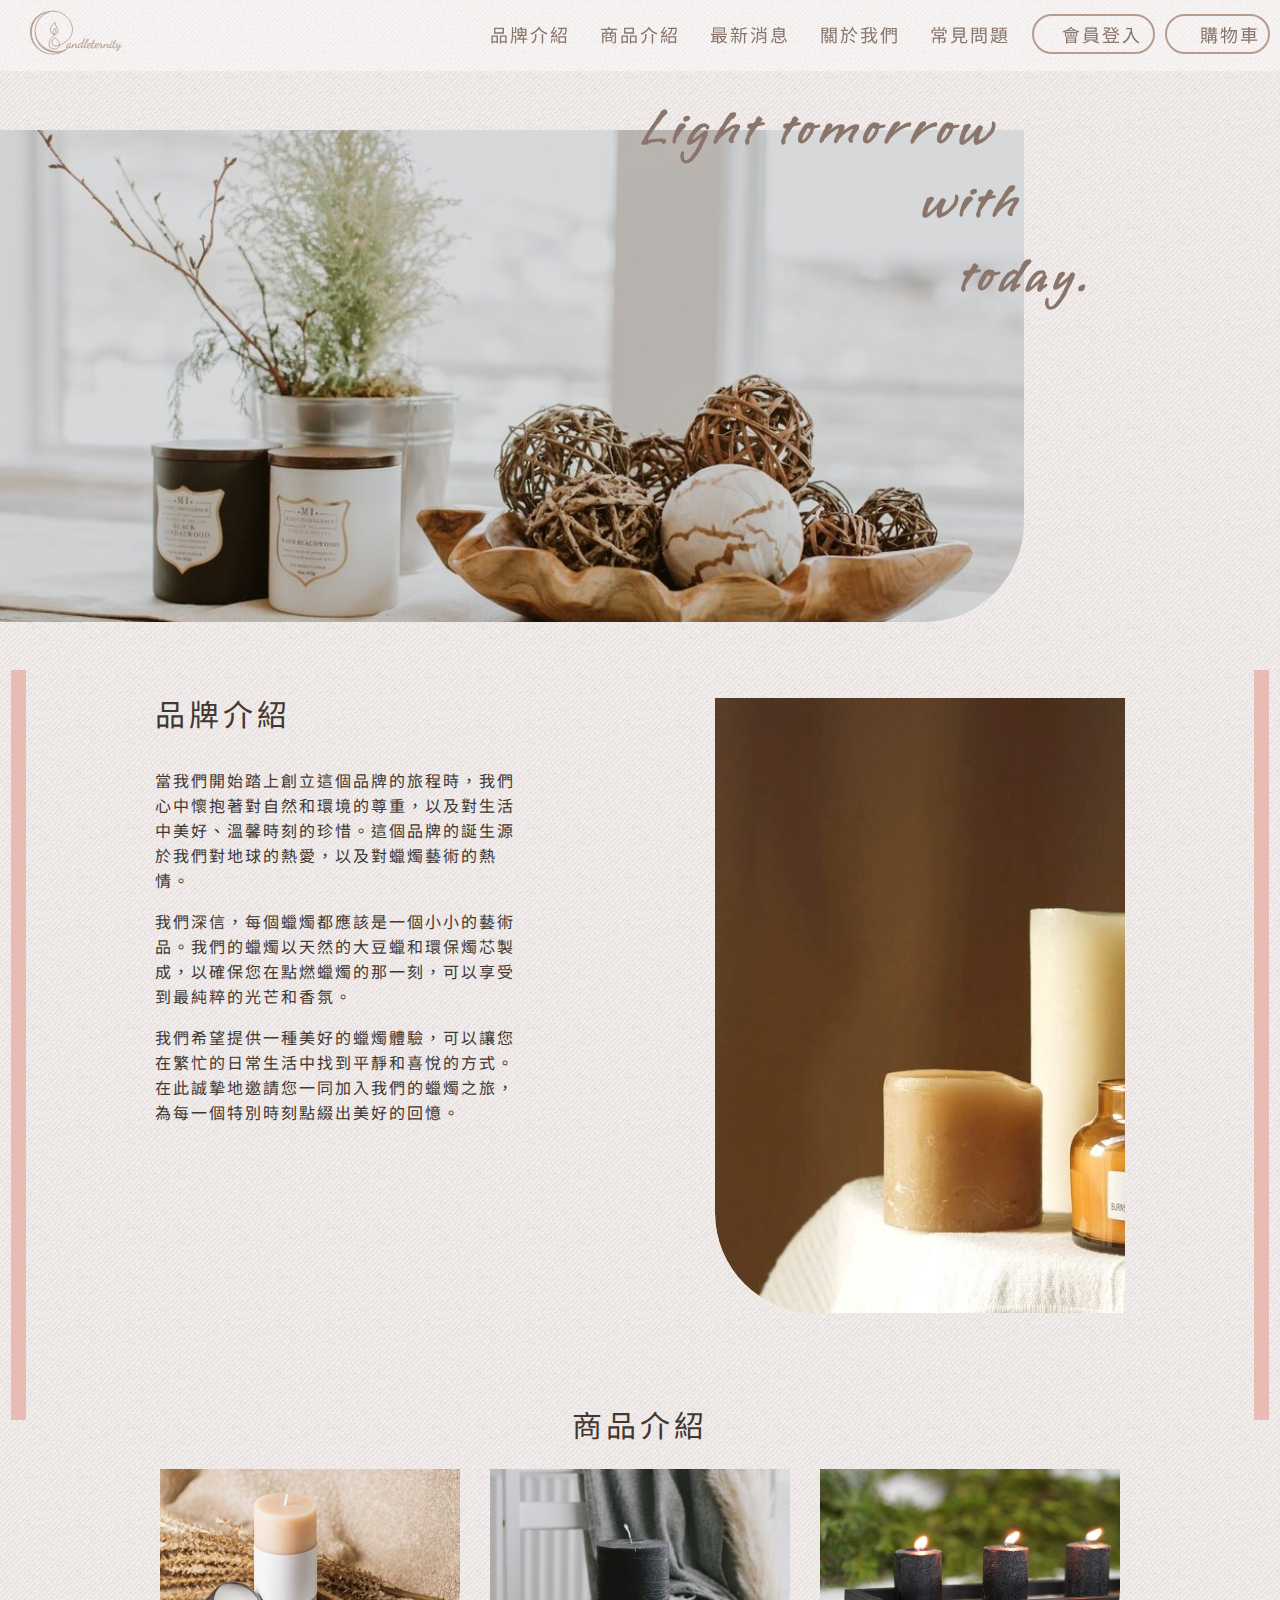
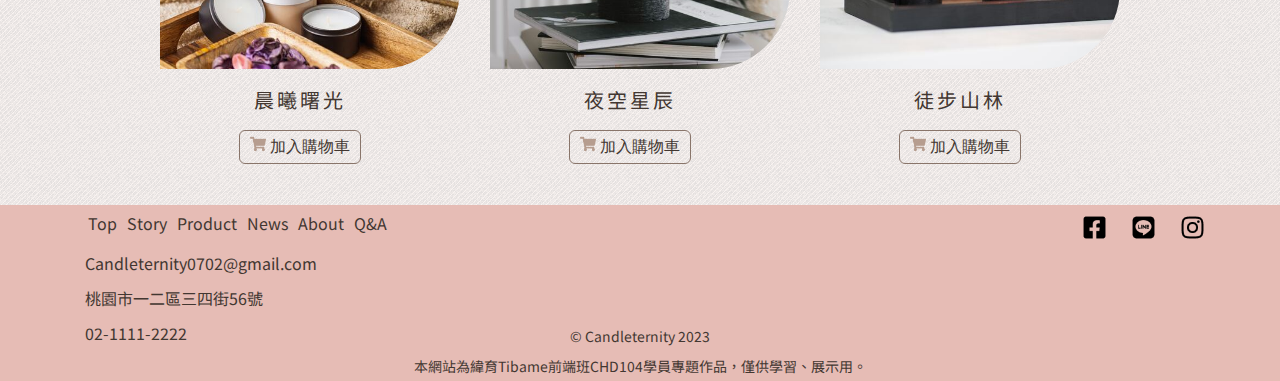
<file: index.html>
<!DOCTYPE html>
<html  lang="en">
<head>
    <meta charset="UTF-8">
    <meta name="viewport" content="width=device-width, initial-scale=1.0">
    <title>Candleternity</title>
    <link rel="stylesheet" href="./CSS/grid.css">
    <link rel="stylesheet" href="./CSS/reset.css">
    <link rel="stylesheet" href="./CSS/homepage.css">

    <link rel="icon" href="./HomePage_Photo/icon3.ico" type="image/x-icon">
    
    <link rel="stylesheet" href="https://fonts.googleapis.com/css?family=Noto+Sans+TC&display=swap">

    <link href="https://fonts.googleapis.com/css2?family=Vujahday+Script&display=swap" rel="stylesheet">

    <link rel="stylesheet" href="https://cdnjs.cloudflare.com/ajax/libs/font-awesome/6.4.2/css/all.min.css" integrity="sha512-z3gLpd7yknf1YoNbCzqRKc4qyor8gaKU1qmn+CShxbuBusANI9QpRohGBreCFkKxLhei6S9CQXFEbbKuqLg0DA==" crossorigin="anonymous" referrerpolicy="no-referrer" />

    <script src="./JS/jquery-3.7.1.js"></script>
    <script src="./JS/index.js"></script>
</head>
<body>   
    <header>
        <input type="checkbox" id="menu">
        <div class="hometitle">
            <div class="logo">
                <a class="logo_a" href="./index.html">
                <img class="logo_photo" src="./HomePage_Photo/logo.svg" alt="Candleternity">
                </a>
            </div>
            <label for="menu" class="hbtn">
                <span></span>
                <span></span>
                <span></span>
            </label>
            <nav class="function">
                <a class="ft_t" href="#brand_intr">品牌介紹</a>
                <a class="ft_t" href="./product.html">商品介紹</a>
                <a class="ft_t" href="./news.html">最新消息</a>
                <a class="ft_t" href="./about.html">關於我們</a>
                <a class="ft_t" href="./Q&A.html">常見問題</a> 
                <a class="member js_member" href="#">
                    <i class="fa-solid fa-user"></i>
                    <div class="mem_p">會員登入</div>
                </a>
                <a class="member" href="./cart.html">
                    <i class="fa-solid fa-cart-shopping"></i>
                    <div class="mem_p2">購物車</div>
                </a>
            </nav>  
        </div>
    </header> 
    
    <div class="col-12 col-md-12" id="mm">
        <h2 class="member_title">會員登入</h2>
        <form class="member_login">
            <label for="account">帳號</label>
            <input type="email" id="account" placeholder=" 請輸入Email" size="30">
            <br>
            <label for="number">密碼</label>
            <input type="password" id="number" placeholder=" 密碼為8~12碼(含英文大小寫)" minlength="8" maxlength="12" size="30">
            <br>
            <input type="submit" value="登入" class="submit_btn">
            <br>
            <button class="btn_f">
                <img src="./member_photo/facebook.png" alt="facebook" class="btn_icon">
                facebook 登入</button>
            <button class="btn_l">
                <img src="./member_photo/line.png" alt="line" class="btn_icon">
                line 登入</button>
            <br>
            <button class="btn_log">尚未註冊？</button>
        </form>
    </div>

    <div class="banner">
        <div class="banner_photo">
            <img class="bn" src="./HomePage_Photo/banner_photo.jpg" alt="">
        </div>
        <div class="banner_word">
            <h1 class="bw1">Light tomorrow</h1>
            <h2 class="bw2">with</h2>
            <h2 class="bw3">today.</h2>
        </div>
    </div>
    <br id="brand_intr">
    <br>
    <br>    
    <div class="brand">
        <div class="container">
            <div class="row">
                <div class="col-12 col-md-6">
                    <div class="brand_story">
                        <h2 class="brand_introduce" >品牌介紹</h2>
                        <p class="brand_content">當我們開始踏上創立這個品牌的旅程時，我們心中懷抱著對自然和環境的尊重，以及對生活中美好、溫馨時刻的珍惜。這個品牌的誕生源於我們對地球的熱愛，以及對蠟燭藝術的熱情。</p>
                        <br>
                        <p class="brand_content">我們深信，每個蠟燭都應該是一個小小的藝術品。我們的蠟燭以天然的大豆蠟和環保燭芯製成，以確保您在點燃蠟燭的那一刻，可以享受到最純粹的光芒和香氛。</p>
                        <br>
                        <p class="brand_content">我們希望提供一種美好的蠟燭體驗，可以讓您在繁忙的日常生活中找到平靜和喜悅的方式。在此誠摯地邀請您一同加入我們的蠟燭之旅，為每一個特別時刻點綴出美好的回憶。</p>
                    </div>
                </div>
                <div class="col-12 col-md-6">
                    <div class="brand_cube1"></div>
                    <div class="brand_cube2"></div>
                    <div class="brand_photo">
                        <img class="brand_pt" src="./HomePage_Photo/brand_photo.jpg" alt="brand_photo">
                    </div>
                </div>
            </div>
        </div>
    </div>
    <br>
    <br>
    <div class="product">
        <h2 class="product_introduce">商品介紹</h2>
        <!-- <i class="fa-solid fa-chevron-left" ></i>
        <i class="fa-solid fa-chevron-right"></i> -->
        <div class="container" id="c">
            <div class="row" id="r">
                <div class="col-12 col-md-12" id="product_card">
                    <img class="product_photo" src="./HomePage_Photo/晨曦曙光.jpg" alt="晨曦曙光">
                    <p class="product_name">晨曦曙光</p>
                    <button class="btn_cart js_btn_cart">
                        <img class="sbicon" src="./HomePage_Photo/Shop.png" alt="cart_icon">
                        加入購物車
                    </button>  
                </div>
                <div class="col-12 col-md-12" id="product_card">
                    <img class="product_photo" src="./HomePage_Photo/夜空星辰.jpg" alt="夜空星辰">
                    <p class="product_name">夜空星辰</p>
                    <button class="btn_cart js_btn_cart">
                        <img class="sbicon" src="./HomePage_Photo/Shop.png" alt="cart_icon">
                        加入購物車
                    </button>                    
                </div>
                <div class="col-12 col-md-12" id="product_card">
                    <img class="product_photo" src="./HomePage_Photo/徒步山林.jpg" alt="徒步山林">
                    <p class="product_name">徒步山林</p>
                    <button class="btn_cart js_btn_cart">
                        <img class="sbicon" src="./HomePage_Photo/Shop.png" alt="cart_icon">
                        加入購物車
                    </button>                    
                </div>
                <div class="col-12 col-md-12" id="product_card">
                    <img class="product_photo" src="./HomePage_Photo/海洋寧靜.jpg" alt="海洋寧靜">
                    <p class="product_name">海洋寧靜</p>
                    <button class="btn_cart js_btn_cart">
                        <img class="sbicon" src="./HomePage_Photo/Shop.png" alt="cart_icon">
                        加入購物車
                    </button>                    
                </div>
                <div class="col-12 col-md-12" id="product_card">
                    <img class="product_photo" src="./HomePage_Photo/玫瑰之舞.jpg" alt="玫瑰之舞">
                    <p class="product_name">玫瑰之舞</p>
                    <button class="btn_cart js_btn_cart">
                        <img class="sbicon" src="./HomePage_Photo/Shop.png" alt="cart_icon">
                        加入購物車
                    </button>                    
                </div>
            </div>            
        </div>
        <div id="productButton">
			<!-- <div class="clicked"></div>
			-->
		</div>
    </div>
    <br>

    <footer>
        <div class="homefoot">
            <div class="container">
                <div class="row" id="ft_r">
                    <div class="col-12 col-md-6">
                        <div class="foot_function">
                            <a class="foot_btn" id="back_to_top" href="#">Top</a>
                            <a class="foot_btn" href="#brand_intr">Story</a>
                            <a class="foot_btn" href="./product.html">Product</a>
                            <a class="foot_btn" href="./news.html">News</a>
                            <a class="foot_btn" href="./about.html">About</a>
                            <a class="foot_btn" href="./Q&A.html">Q&A</a>
                        </div>
                        <div class="foot_information">
                            <p>Candleternity0702@gmail.com</p>
                            <p>桃園市一二區三四街56號</p>
                            <p>02-1111-2222</p>
                        </div>
                    </div>
                    <div class="col-12 col-md-6">
                        <div class="foot_icon">
                            <a class="ft_ic" href="#">
                                <img class="ft_pt" src="./HomePage_Photo/facebook.png" alt="facebook">
                            </a>
                            <a class="ft_ic" href="#">
                                <img class="ft_pt" src="./HomePage_Photo/line.png" alt="line">
                            </a>
                            <a class="ft_ic" href="#">
                                <img class="ft_pt" src="./HomePage_Photo/instagram.png" alt="insragram">
                            </a>
                        </div>
                    </div>
                </div>
            </div>
            <div class="cr_p">
                <p class="copyright">© Candleternity 2023 </p>
                <p class="copyright">本網站為緯育Tibame前端班CHD104學員專題作品，僅供學習、展示用。</p>
            </div>
        </div>
    </footer> 
    
    
</body>
</html>
</file>
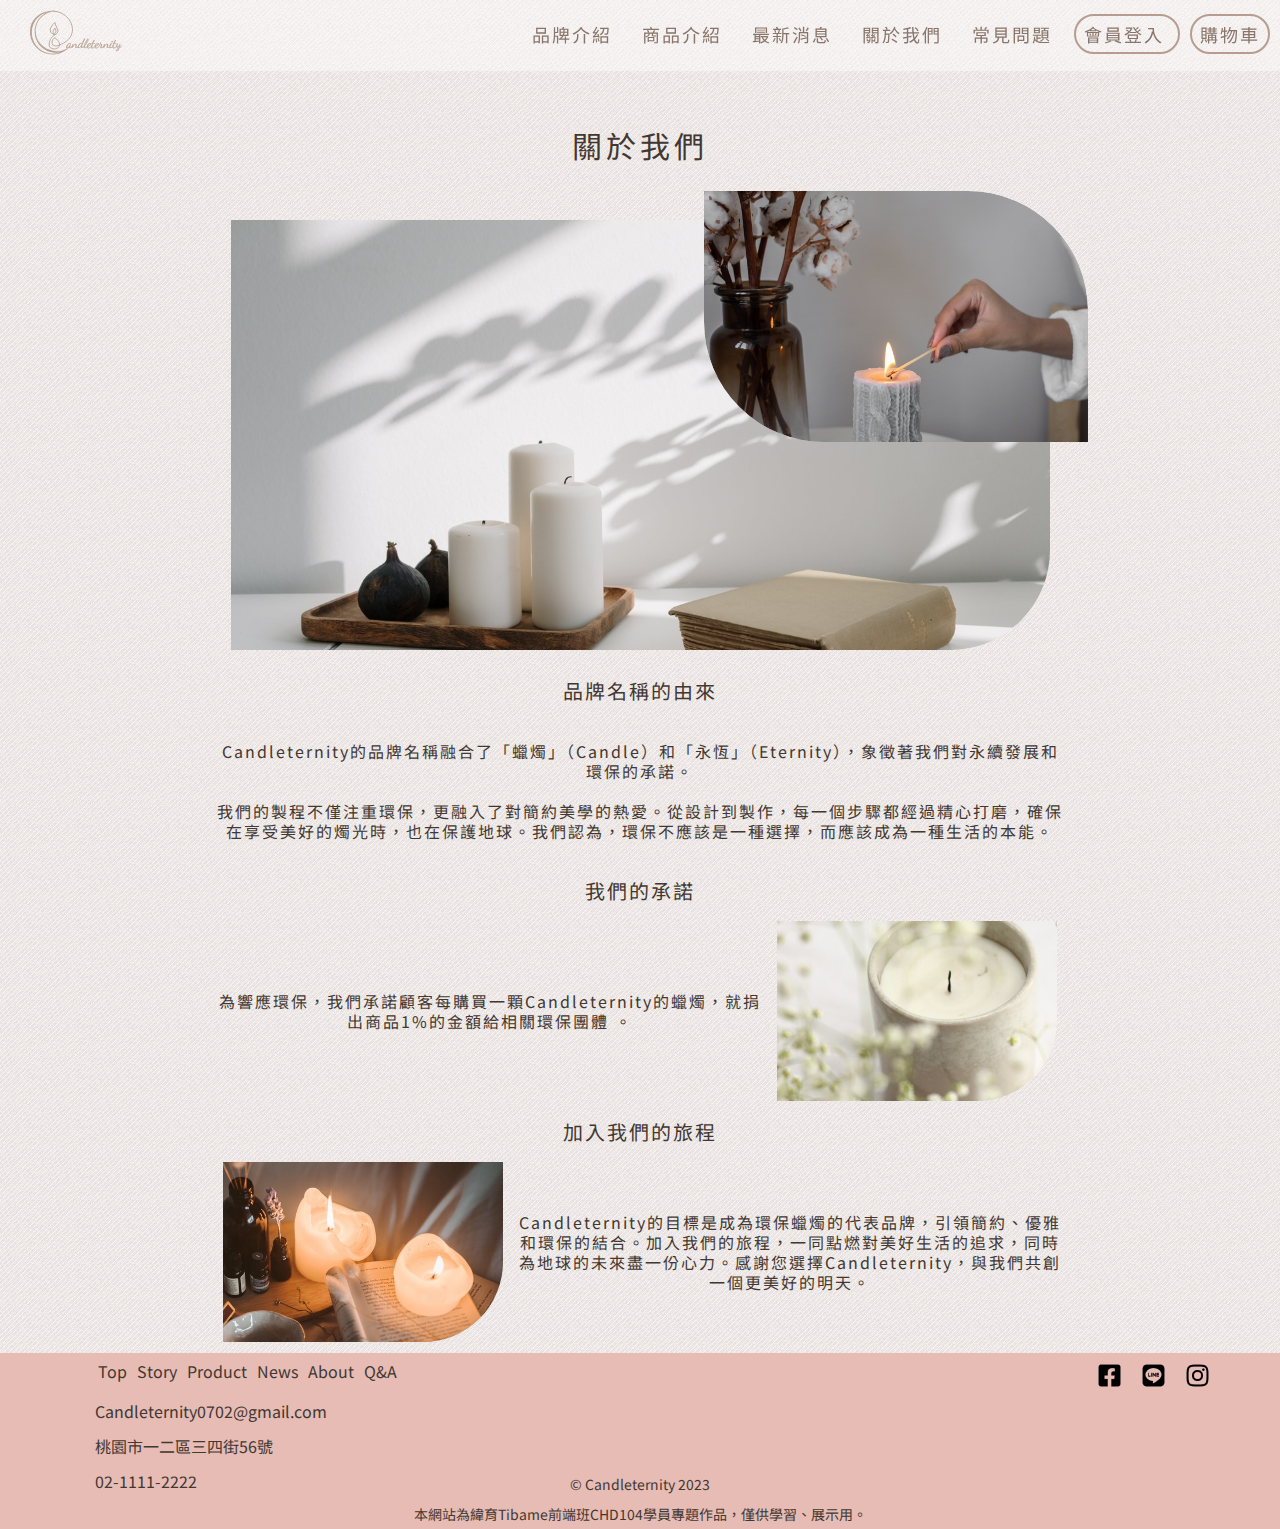
<file: about.html>
<!DOCTYPE html>
<html lang="en">
<head>
    <meta charset="UTF-8">
    <meta name="viewport" content="width=device-width, initial-scale=1.0">
    <title>About Us</title>
    <link rel="stylesheet" href="./CSS/reset.css">
    <link rel="stylesheet" href="./CSS/grid.css">
    <link rel="stylesheet" href="./CSS/about.css">

    <link rel="icon" href="./HomePage_Photo/icon3.ico" type="image/x-icon">

    <link rel="stylesheet" href="https://fonts.googleapis.com/css?family=Noto+Sans+TC&display=swap">
    <link rel="stylesheet" href="https://cdnjs.cloudflare.com/ajax/libs/font-awesome/6.4.2/css/all.min.css" integrity="sha512-z3gLpd7yknf1YoNbCzqRKc4qyor8gaKU1qmn+CShxbuBusANI9QpRohGBreCFkKxLhei6S9CQXFEbbKuqLg0DA==" crossorigin="anonymous" referrerpolicy="no-referrer" />

    <script src="./JS/jquery-3.7.1.js"></script>
    <script src="./JS/index.js"></script>
</head>
<body>
    <header>
        <input type="checkbox" id="menu">
        <div class="hometitle">
            <div class="logo">
                <a class="logo_a" href="./index.html">
                <img class="logo_photo" src="./HomePage_Photo/logo.svg" alt="Candleternity">
                </a>
            </div>
            <label for="menu" class="hbtn">
                <span></span>
                <span></span>
            </label>
            <nav class="function">
                <a class="ft_t" href="#brand_intr">品牌介紹</a>
                <a class="ft_t" href="./product.html">商品介紹</a>
                <a class="ft_t" href="./news.html">最新消息</a>
                <a class="ft_t" href="./about.html">關於我們</a>
                <a class="ft_t" href="./Q&A.html">常見問題</a> 
                <a class="member js_member" href="#">
                    <i class="fa-solid fa-user"></i>
                    <div class="mem_p">會員登入</div>
                </a>
                <a class="member" href="./cart.html">
                    <i class="fa-solid fa-cart-shopping"></i>
                    <div class="mem_p2">購物車</div>
                </a>
            </nav>  
        </div>
    </header>

    <div class="col-12 col-md-12" id="mm">
        <h2 class="member_title">會員登入</h2>
        <form class="member_login">
            <label for="account">帳號</label>
            <input type="email" id="account" placeholder=" 請輸入Email" size="30">
            <br>
            <label for="number">密碼</label>
            <input type="password" id="number" placeholder=" 密碼為8~12碼(含英文大小寫)" minlength="8" maxlength="12" size="30">
            <br>
            <input type="submit" value="登入" class="submit_btn">
            <br>
            <button class="btn_f">
                <img src="./member_photo/facebook.png" alt="facebook" class="btn_icon">
                facebook 登入</button>
            <button class="btn_l">
                <img src="./member_photo/line.png" alt="line" class="btn_icon">
                line 登入</button>
            <br>
            <button class="btn_log">尚未註冊？</button>
        </form>
    </div>
    
    <div class="aboutus">
        <h2 class="aboutus_title">關於我們</h2>
        <div class="container">
            <div class="row">
                <div class="col-12 col-md-12">
                    <div class="about_photo1">
                        <img class="about_pt1" src="./about_photo/about us 1.jpg" alt="">
                    </div>
                    <div class="about_photo2">
                        <img class="about_pt2" src="./about_photo/about us 4.jpg" alt="">
                    </div>
                </div>
                <h3 class="aboutus_h">品牌名稱的由來</h3>
                <div class="col-12 col-md-12" id="about_card">
                    <div class="about_content">
                        <p class="aboutus_p">Candleternity的品牌名稱融合了「蠟燭」（Candle）和「永恆」（Eternity），象徵著我們對永續發展和環保的承諾。
                        <br>
                        <br>
                        我們的製程不僅注重環保，更融入了對簡約美學的熱愛。從設計到製作，每一個步驟都經過精心打磨，確保在享受美好的燭光時，也在保護地球。我們認為，環保不應該是一種選擇，而應該成為一種生活的本能。</p>
                    </div>          
                </div>
                <h3 class="aboutus_h">我們的承諾</h3>
                <div class="col-12 col-md-12" id="about_card">
                    <div class="about_content">
                        <p class="aboutus_p">為響應環保，我們承諾顧客每購買一顆Candleternity的蠟燭，就捐出商品1%的金額給相關環保團體 。</p>
                    </div>
                    <div class="about_photo3">
                        <img class="about_pt3" src="./about_photo/about us 6.jpg" alt="">
                    </div>
                </div>
                <h3 class="aboutus_h">加入我們的旅程</h3>
                <div class="col-12 col-md-12" id="about_card">
                    <div class="about_photo3">
                        <img class="about_pt3" src="./about_photo/about us 5.jpg" alt="">
                    </div> 
                    <div class="about_content">
                        <p class="aboutus_p">Candleternity的目標是成為環保蠟燭的代表品牌，引領簡約、優雅和環保的結合。加入我們的旅程，一同點燃對美好生活的追求，同時為地球的未來盡一份心力。感謝您選擇Candleternity，與我們共創一個更美好的明天。</p>
                    </div>
                </div>
            </div>    
        </div>
    </div>
    <footer>
        <div class="homefoot">
            <div class="container">
                <div class="row" id="ft_r">
                    <div class="col-12 col-md-6">
                        <div class="foot_function">
                            <a class="foot_btn" href="./index.html">Top</a>
                            <a class="foot_btn" href="#brand_intr">Story</a>
                            <a class="foot_btn" href="./product.html">Product</a>
                            <a class="foot_btn" href="./news.html">News</a>
                            <a class="foot_btn" href="./about.html">About</a>
                            <a class="foot_btn" href="./Q&A.html">Q&A</a>
                        </div>
                        <div class="foot_information">
                            <p>Candleternity0702@gmail.com</p>
                            <p>桃園市一二區三四街56號</p>
                            <p>02-1111-2222</p>
                        </div>
                    </div>
                    <div class="col-12 col-md-6">
                        <div class="foot_icon">
                            <a class="ft_ic" href="#">
                                <!-- <i class="fa-brands fa-square-facebook"></i> -->
                                <img class="ft_pt" src="./HomePage_Photo/facebook.png" alt="facebook">
                            </a>
                            <a class="ft_ic" href="#">
                                <!-- <i class="fa-brands fa-line" id="ln"></i> -->
                                <img class="ft_pt" src="./HomePage_Photo/line.png" alt="line">
                            </a>
                            <a class="ft_ic" href="#">
                                <!-- <i class="fa-brands fa-instagram"></i> -->
                                <img class="ft_pt" src="./HomePage_Photo/instagram.png" alt="insragram">
                            </a>
                        </div>
                        <!-- <div class="logo_icon">
                            <img class="logo_ic" src="./HomePage_Photo/logo_circle.svg" alt="">
                        </div> -->
                    </div>
                </div>
            </div>
            <div class="cr_p">
                <p class="copyright">© Candleternity 2023 </p>
                <p class="copyright">本網站為緯育Tibame前端班CHD104學員專題作品，僅供學習、展示用。</p>
                <!-- <p class="copyright">僅供學習、展示用。</p> -->
            </div>
        </div>
    </footer> 
</body>
</html>
</file>
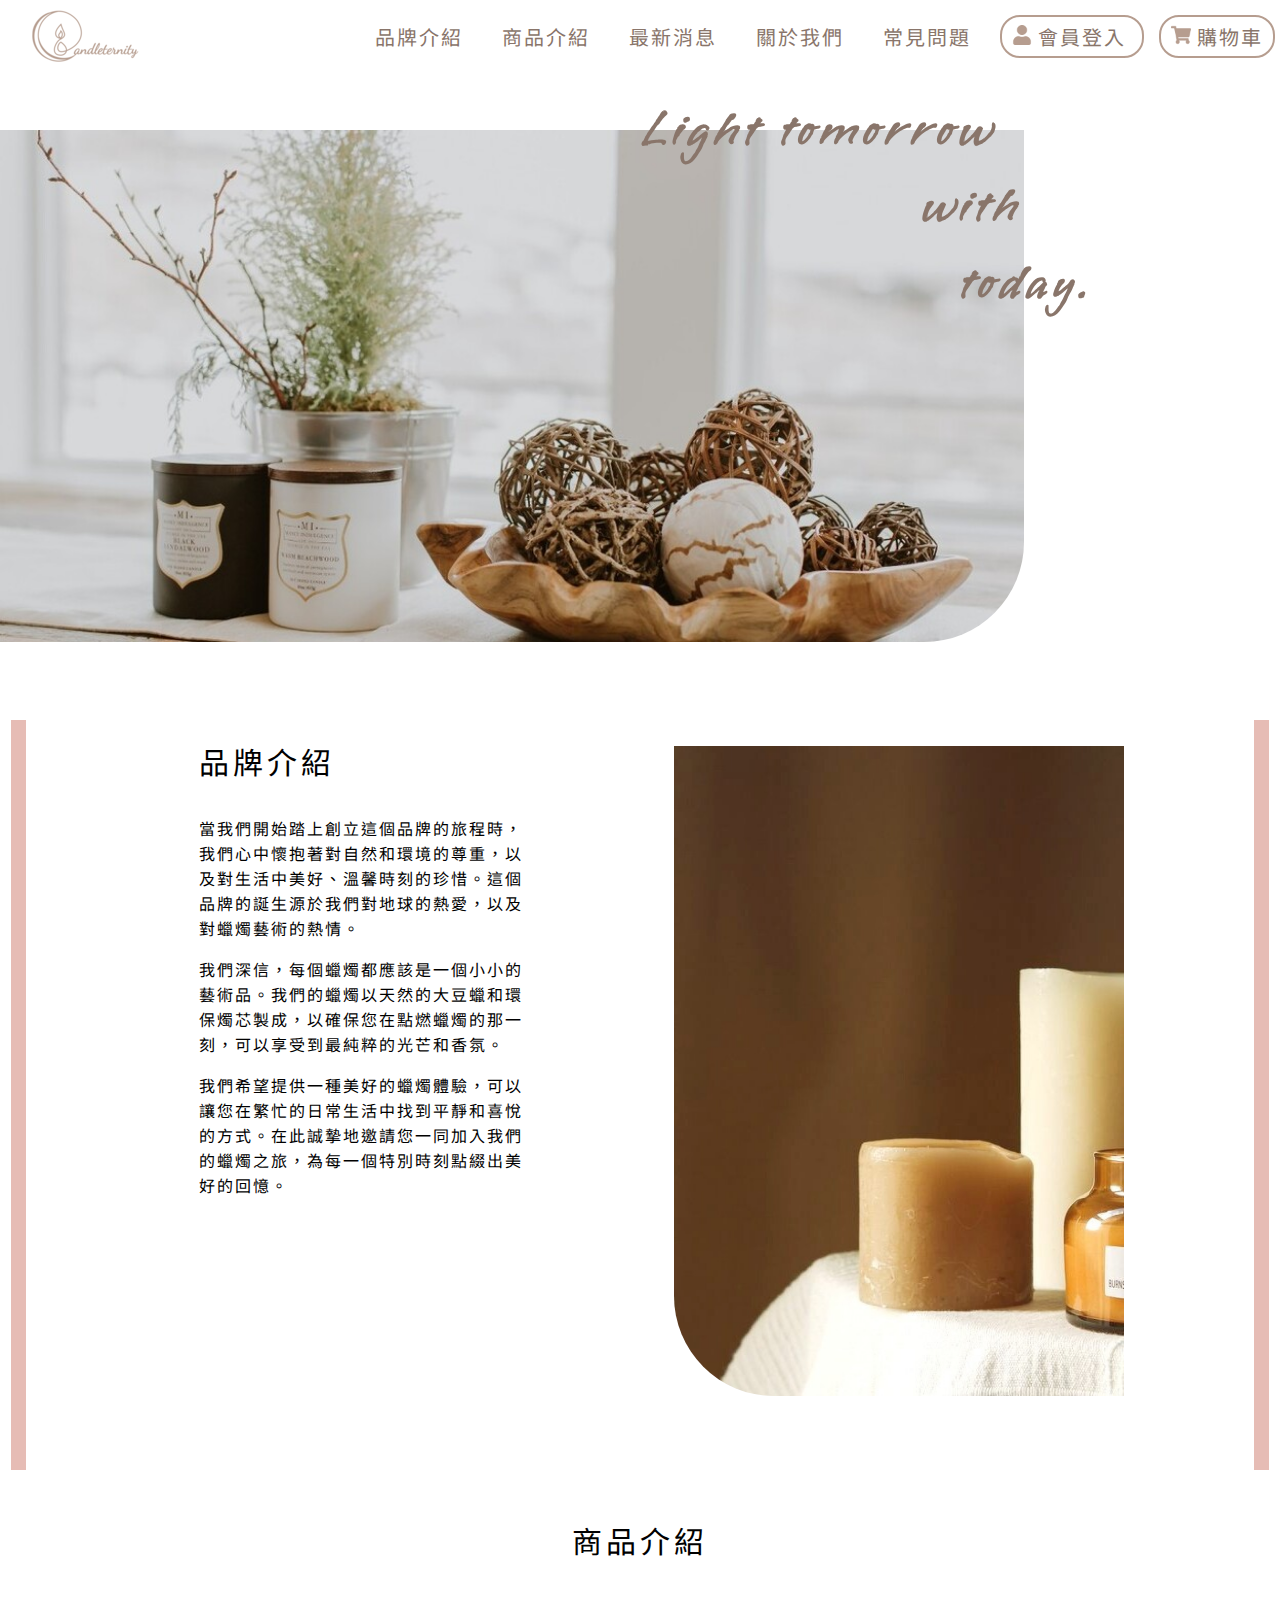
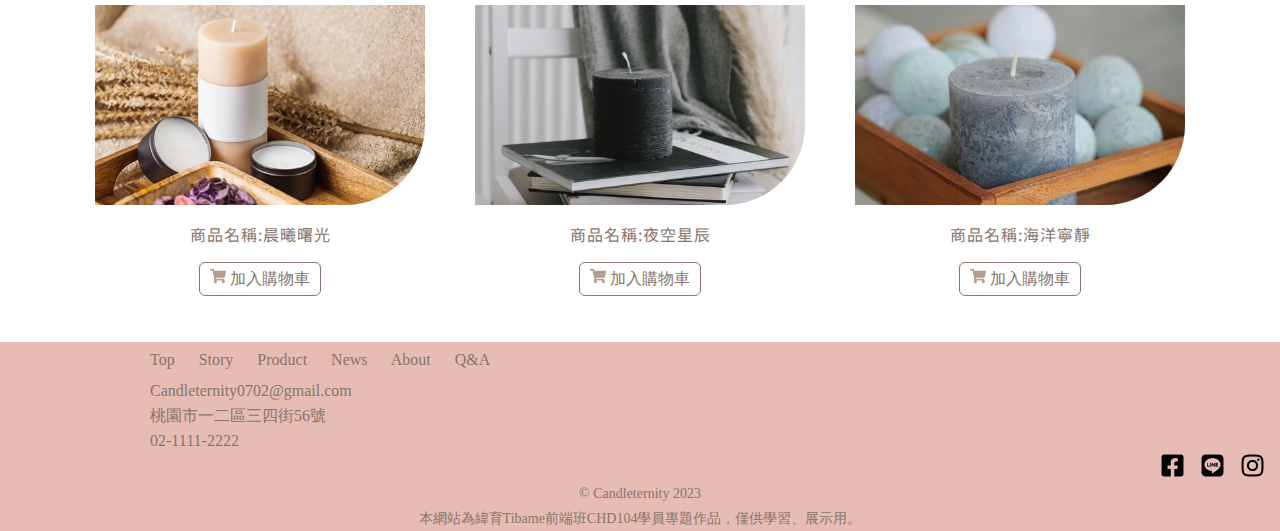
<file: Candleternity_homepage.html>
<!DOCTYPE html>
<html lang="en">
<head>
    <meta charset="UTF-8">
    <meta name="viewport" content="width=device-width, initial-scale=1.0">
    <title>Document</title>
    <link rel="stylesheet" href="reset.css">
    <link rel="stylesheet" href="grid.css">
    <link rel="stylesheet" href="Candleternity_homepage.css">
    <link rel="stylesheet" href="https://fonts.googleapis.com/css?family=Noto+Sans+TC&display=swap">
    <link href="https://fonts.googleapis.com/css2?family=Vujahday+Script&display=swap" rel="stylesheet">
</head>
<body>
<div id="home"></div>    
    <header>
        <input type="checkbox" id="menu">
        <div class="hometitle">
            <div class="logo">
                <img class="logo_photo" src="./HomePage_Photo/LOGO2.png" alt="Candleternity">
            </div>
            <label for="menu" class="hbtn">
                <span></span>
                <span></span>
            </label>
            <nav class="function">
                <a href="#brand_intr">品牌介紹</a>
                <!--scroll-behavior: smooth-->
                <a href="">商品介紹</a>
                <a href="">最新消息</a>
                <a href="">關於我們</a>
                <a href="">常見問題</a> 
                <a class="member" href="">
                    <img class="homeicon" src="./HomePage_Photo/people.png" alt="">
                    會員登入
                </a>
                <a class="member" href="">
                    <img class="homeicon" src="./HomePage_Photo/Shop.png" alt="">
                    購物車
                </a>
            </nav>  
        </div>
    </header>    
    <div class="banner">
        <div class="banner_photo">
            <img class="bn" src="./HomePage_Photo/banner_photo.jpg" alt="">
        </div>
        <div class="banner_word">
            <p class="bw1">Light tomorrow</p>
            <p class="bw2">with</p>
            <p class="bw3">today.</p>
        </div>
    </div>
    <br id="brand_intr">
    <br>
    <br>    
    <div class="brand">
        <div class="container">
        <div class="row">
            <div class="col-12 col-md-6">
                <div class="brand_story">
                    <h2 class="brand_introduce" >品牌介紹</h2>
                    <p class="brand_content">當我們開始踏上創立這個品牌的旅程時，我們心中懷抱著對自然和環境的尊重，以及對生活中美好、溫馨時刻的珍惜。這個品牌的誕生源於我們對地球的熱愛，以及對蠟燭藝術的熱情。</p>
                    <br>
                    <p class="brand_content">我們深信，每個蠟燭都應該是一個小小的藝術品。我們的蠟燭以天然的大豆蠟和環保燭芯製成，以確保您在點燃蠟燭的那一刻，可以享受到最純粹的光芒和香氛。</p>
                    <br>
                    <p class="brand_content">我們希望提供一種美好的蠟燭體驗，可以讓您在繁忙的日常生活中找到平靜和喜悅的方式。在此誠摯地邀請您一同加入我們的蠟燭之旅，為每一個特別時刻點綴出美好的回憶。</p>
                </div>
            </div>
            <div class="col-12 col-md-6">
                <div class="brand_cube1"></div>
                <div class="brand_cube2"></div>
                <img class="brand_photo" src="./HomePage_Photo/brand_photo.jpg" alt="">
            </div>
        </div>
    </div>

    </div>
    <br>
    <br>
    <div class="product">
        <h2 class="product_introduce">商品介紹</h2>
        <div class="container">
            <div class="row">
                <div class="col-12 col-md-4" id="product_card">
                    <img class="product_photo" src="./HomePage_Photo/晨曦曙光.jpg" alt="">
                    <p class="product_name">商品名稱:晨曦曙光</p>
                    <button class="pdbtn">
                        <a class="shopbag2" href="">
                        <img class="sbicon" src="./HomePage_Photo/Shop.png" alt="">
                        加入購物車</a>
                    </button>
                </div>
                <div class="col-12 col-md-4" id="product_card">
                    <img class="product_photo" src="./HomePage_Photo/夜空星辰.jpg" alt="">
                    <p class="product_name">商品名稱:夜空星辰</p>
                    <button class="pdbtn">
                        <a class="shopbag2" href="">
                        <img class="sbicon" src="./HomePage_Photo/Shop.png" alt="">
                        加入購物車</a>
                    </button>
                </div>
                <div class="col-12 col-md-4" id="product_card">
                    <img class="product_photo" src="./HomePage_Photo/海洋寧靜.jpg" alt="">
                    <p class="product_name">商品名稱:海洋寧靜</p>
                    <button class="pdbtn">
                        <a class="shopbag2" href="">
                        <img class="sbicon" src="./HomePage_Photo/Shop.png" alt="">
                        加入購物車</a>
                    </button>
                </div>
            </div>
        </div>
    </div>
    <br>
    <footer>
        <div class="homefoot">
            <div class="foot_function">
                <a class="foot_btn" href="">Top</a>
                <a class="foot_btn" href="">Story</a>
                <a class="foot_btn" href="">Product</a>
                <a class="foot_btn" href="">News</a>
                <a class="foot_btn" href="">About</a>
                <a class="foot_btn" href="">Q&A</a>
            </div>
            <div class="foot_information">
                <p>Candleternity0702@gmail.com</p>
                <p>桃園市一二區三四街56號</p>
                <p>02-1111-2222</p>
            </div>
            <div class="foot_icon">
                <a class="ft_ic" href="">
                    <img class="ft_pt" src="./HomePage_Photo/facebook.png" alt="facebook">
                </a>
                <a class="ft_ic" href="">
                    <img class="ft_pt" src="./HomePage_Photo/line.png" alt="line">
                </a>
                <a class="ft_ic" href="">
                    <img class="ft_pt" src="./HomePage_Photo/instagram.png" alt="insragram">
                </a>
            </div>
            <p class="copyright">© Candleternity 2023 </p>
            <p class="copyright">本網站為緯育Tibame前端班CHD104學員專題作品，僅供學習、展示用。</p>
        </div>
    </footer>   
</body>
</html>
</file>
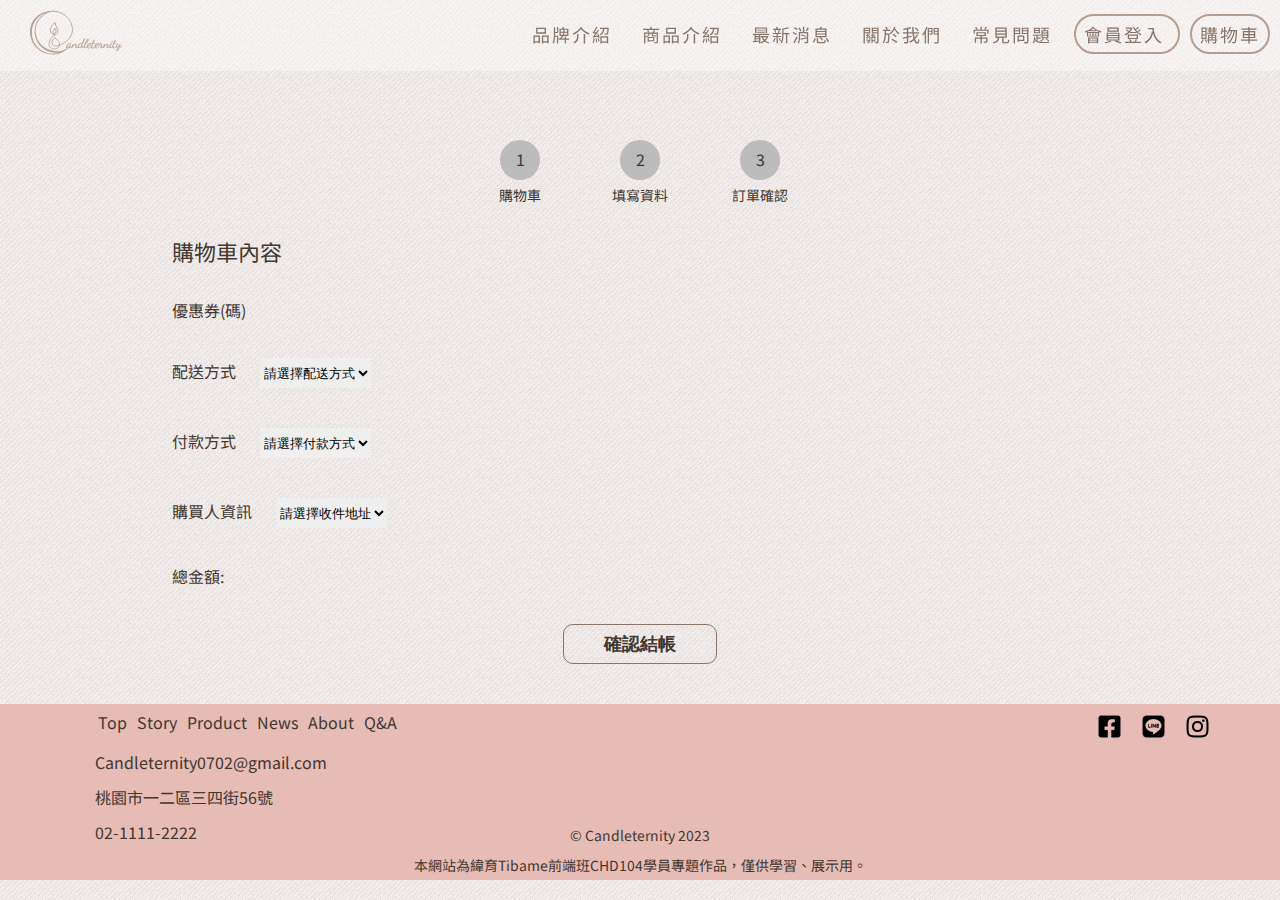
<file: cart.html>
<!DOCTYPE html>
<html lang="en">
<head>
    <meta charset="UTF-8">
    <meta name="viewport" content="width=device-width, initial-scale=1.0">
    <title>Shopping Cart</title>
    <link rel="stylesheet" href="./CSS/reset.css">
    <link rel="stylesheet" href="./CSS/grid.css">
    <link rel="stylesheet" href="./CSS/cart.css">
    <link rel="icon" href="./HomePage_Photo/icon3.ico" type="image/x-icon">
    <link rel="stylesheet" href="https://fonts.googleapis.com/css?family=Noto+Sans+TC&display=swap">
    <link rel="stylesheet" href="https://cdnjs.cloudflare.com/ajax/libs/font-awesome/6.4.2/css/all.min.css" integrity="sha512-z3gLpd7yknf1YoNbCzqRKc4qyor8gaKU1qmn+CShxbuBusANI9QpRohGBreCFkKxLhei6S9CQXFEbbKuqLg0DA==" crossorigin="anonymous" referrerpolicy="no-referrer" />
    <script src="./JS/jquery-3.7.1.js"></script>
    <script src="./JS/index.js"></script>

<!-- 在購物車頁面上的 JavaScript 代碼 -->
<script>
    document.addEventListener('DOMContentLoaded', function () {
    // 獲取購物車內容元素
    var cartContent = document.querySelector('#item_list');

    // 從本地存儲中讀取購物車項目
    var storedCartItems = JSON.parse(localStorage.getItem('cartItems')) || [];

    // 渲染購物車內容
    renderCartItems(storedCartItems);

    // 為增加、減少商品數量的按鈕添加點擊事件
    cartContent.addEventListener('click', function (event) {
        var target = event.target;

        if (target.classList.contains('minus') || target.classList.contains('plus')) {
            var productId = target.getAttribute('data-product-id');
            var action = target.classList.contains('minus') ? 'decrease' : 'increase';

            // 更新商品數量
            updateCartItemQuantity(productId, action);

            // 重新渲染購物車內容
            renderCartItems(storedCartItems);
        }
    });
    cartContent.addEventListener('click', function (event) {
        var target = event.target;

        if (target.classList.contains('minus') || target.classList.contains('plus')) {
            var productId = target.getAttribute('data-product-id');
            var action = target.classList.contains('minus') ? 'decrease' : 'increase';

            // 更新商品數量
            updateCartItemQuantity(productId, action);

            // 重新渲染購物車內容
            renderCartItems(storedCartItems);

            // 判斷是否需要隱藏商品卡片
            if (action === 'decrease') {
                var cartItem = storedCartItems.find(item => item.productId === productId);
                if (cartItem.quantity === 0) {
                    var productCard = document.querySelector(`.product_card[data-product-id="${productId}"]`);
                    if (productCard) {
                        productCard.remove(); // 移除商品卡片
                    }
                }
            }
        }
    });
});

function updateCartItemQuantity(productId, action) {
    // 在購物車中查找商品的索引
    var index = storedCartItems.findIndex(item => item.productId === productId);

    if (index !== -1) {
        // 如果在購物車中找到商品
        if (action === 'decrease') {
            // 減少數量
            storedCartItems[index].quantity--;

            // 如果數量為零，從購物車中刪除該項
            if (storedCartItems[index].quantity === 1) {
                storedCartItems.splice(index, 1);
            }
        } else if (action === 'increase') {
            // 增加數量
            storedCartItems[index].quantity++;
        }

        // 使用修改後的cartItems更新localStorage
        localStorage.setItem('cartItems', JSON.stringify(storedCartItems));
         // 重新渲染購物車內容
        renderCartItems(storedCartItems);
    }
}

function renderCartItems(cartItems) {
    // 清空購物車內容
    var cartContent = document.querySelector('#item_list');
    cartContent.innerHTML = '';

    // 渲染每個購物車項目
    cartItems.forEach(function (cartItem) {
        var cartItemElement = document.createElement('div');
        cartItemElement.className = 'cart_card';

        cartItemElement.innerHTML = `
            <img src="./HomePage_Photo/海洋寧靜.jpg" alt="">
            <p class="product_name js_product_name">${cartItem.name}</p>
            <div class="product_n">
                數量  
                <button class="minus" data-product-id="${cartItem.productId}">-</button>
                <div class="num" data-product-id="${cartItem.productId}">${cartItem.quantity}</div>
                <button class="plus" data-product-id="${cartItem.productId}">+</button>
                ${cartItem.price}
            </div>
        `;

        // 添加到購物車內容中
        cartContent.appendChild(cartItemElement);
    });
}

    </script>
        
</head>
<body>
    <header>
        <input type="checkbox" id="menu">
        <div class="hometitle">
            <div class="logo">
                <a class="logo_a" href="./index.html">
                <img class="logo_photo" src="./HomePage_Photo/logo.svg" alt="Candleternity">
                </a>
            </div>
            <label for="menu" class="hbtn">
                <span></span>
                <span></span>
            </label>
            <nav class="function">
                <a class="ft_t" href="#brand_intr">品牌介紹</a>
                <!--scroll-behavior: smooth-->
                <a class="ft_t" href="./product.html">商品介紹</a>
                <a class="ft_t" href="./news.html">最新消息</a>
                <a class="ft_t" href="./about.html">關於我們</a>
                <a class="ft_t" href="./Q&A.html">常見問題</a> 
                <a class="member js_member" href="#">
                    <i class="fa-solid fa-user"></i>
                    <div class="mem_p">會員登入</div>
                </a>
                <a class="member" href="./cart.html">
                    <i class="fa-solid fa-cart-shopping"></i>
                    <div class="mem_p2">購物車</div>
                </a>
            </nav>  
        </div>
    </header> 

    <div class="col-12 col-md-12" id="mm">
        <h2 class="member_title">會員登入</h2>
        <form class="member_login">
            <label for="account">帳號</label>
            <input type="email" id="account" placeholder=" 請輸入Email" size="30">
            <br>
            <label for="number">密碼</label>
            <input type="password" id="number" placeholder=" 密碼為8~12碼(含英文大小寫)" minlength="8" maxlength="12" size="30">
            <br>
            <input type="submit" value="登入" class="submit_btn">
            <br>
            <button class="btn_f">
                <img src="./member_photo/facebook.png" alt="facebook" class="btn_icon">
                facebook 登入</button>
            <button class="btn_l">
                <img src="./member_photo/line.png" alt="line" class="btn_icon">
                line 登入</button>
            <br>
            <button class="btn_log">尚未註冊？</button>
        </form>
    </div>
    
    <div class="cart">
        <div class="container">
            <div class="row">
                <div class="col-12 col-md-12">
                    <div class="process">
                        <div class="circle">
                            <p class="number">1</p>
                            <p class="pr_p">購物車</p>
                        </div>
                        <div class="arrow">
                            <i class="fa-solid fa-arrow-right-long" id="arrow"></i>
                        </div>
                        <div class="circle">
                            <p class="number">2</p>
                            <p class="pr_p">填寫資料</p>
                        </div>
                        <div class="arrow">
                            <i class="fa-solid fa-arrow-right-long" id="arrow"></i>
                        </div>
                        <div class="circle">
                            <p class="number">3</p>
                            <p class="pr_p">訂單確認</p>
                        </div>
                    </div>
                    <h2 class="cart_title">購物車內容</h2>
                    <div class="cart_content" id="item_list">
                        <div class="cart_card">
                            <img src="./HomePage_Photo/晨曦曙光.jpg" alt="">
                            <p class="product_name">商品名稱: 晨曦曙光</p>
                            <div class="product_n">數量  
                                <button class="minus" data-product-id="sun">-</button>
                                <div class="num" data-product-id="sun">1</div>
                                <button class="plus" data-product-id="sun">+</button>
                            金額: NT$599</div> 
                        </div>
                        <div class="cart_card">
                            <img src="./HomePage_Photo/海洋寧靜.jpg" alt="">
                            <p class="product_name">商品名稱: 海洋寧靜</p>
                            <div class="product_n">數量  
                                <button class="minus" data-product-id="ocean">-</button>
                                <div class="num" data-product-id="ocean">1</div>
                                <button class="plus"  data-product-id="ocean">+</button>
                                金額: NT$599</div>
                        </div>
                    </div>
                    <div class="cart_function">
                        <span class="cart_ft">優惠券(碼) </span>
                        <span class="cart_ft">配送方式  
                            <select name="cart_list" id="
                            transport">
                                <option>請選擇配送方式</option>
                                <option>7-11</option>
                                <option>全家</option>
                                <option>宅配</option>
                            </select>
                        </span>
                        <span class="cart_ft">付款方式  
                            <select name="" id="">
                                <option>請選擇付款方式</option>
                                <option>7-11貨到付款</option>
                                <option>全家貨到付款</option>
                                <option>宅配貨到付款</option>
                                <option>信用卡線上付款</option>
                            </select>
                        </span>
                        <span class="cart_ft">購買人資訊 
                            <select name="" id="">
                                <option>請選擇收件地址</option>
                                <option>7-11店鋪選擇</option>
                                <option>全家店鋪選擇</option>
                                <option>宅配地址</option>
                            </select>
                        </span>
                        <p class="cart_p">總金額:
                            <div class="total_num"></div>
                        </p>
                        
                    </div>
                    <button class="buy">確認結帳</button>
                </div>
            </div>
        </div>
    </div>
    
    <footer>
        <div class="homefoot">
            <div class="container">
                <div class="row" id="ft_r">
                    <div class="col-12 col-md-6">
                        <div class="foot_function">
                            <a class="foot_btn" href="#">Top</a>
                            <a class="foot_btn" href="#brand_intr">Story</a>
                            <a class="foot_btn" href="./product.html">Product</a>
                            <a class="foot_btn" href="./news.html">News</a>
                            <a class="foot_btn" href="./about.html">About</a>
                            <a class="foot_btn" href="./Q&A.html">Q&A</a>
                        </div>
                        <div class="foot_information">
                            <p>Candleternity0702@gmail.com</p>
                            <p>桃園市一二區三四街56號</p>
                            <p>02-1111-2222</p>
                        </div>
                    </div>
                    <div class="col-12 col-md-6">
                        <div class="foot_icon">
                            <a class="ft_ic" href="#">
                                <!-- <i class="fa-brands fa-square-facebook"></i> -->
                                <img class="ft_pt" src="./HomePage_Photo/facebook.png" alt="facebook">
                            </a>
                            <a class="ft_ic" href="#">
                                <!-- <i class="fa-brands fa-line" id="ln"></i> -->
                                <img class="ft_pt" src="./HomePage_Photo/line.png" alt="line">
                            </a>
                            <a class="ft_ic" href="#">
                                <!-- <i class="fa-brands fa-instagram"></i> -->
                                <img class="ft_pt" src="./HomePage_Photo/instagram.png" alt="insragram">
                            </a>
                        </div>
                        <!-- <div class="logo_icon">
                            <img class="logo_ic" src="./HomePage_Photo/logo_circle.svg" alt="">
                        </div> -->
                    </div>
                </div>
            </div>
            <div class="cr_p">
                <p class="copyright">© Candleternity 2023 </p>
                <p class="copyright">本網站為緯育Tibame前端班CHD104學員專題作品，僅供學習、展示用。</p>
                <!-- <p class="copyright">僅供學習、展示用。</p> -->
            </div>
        </div>
    </footer>
    
    
    
</body>
</html>
</file>
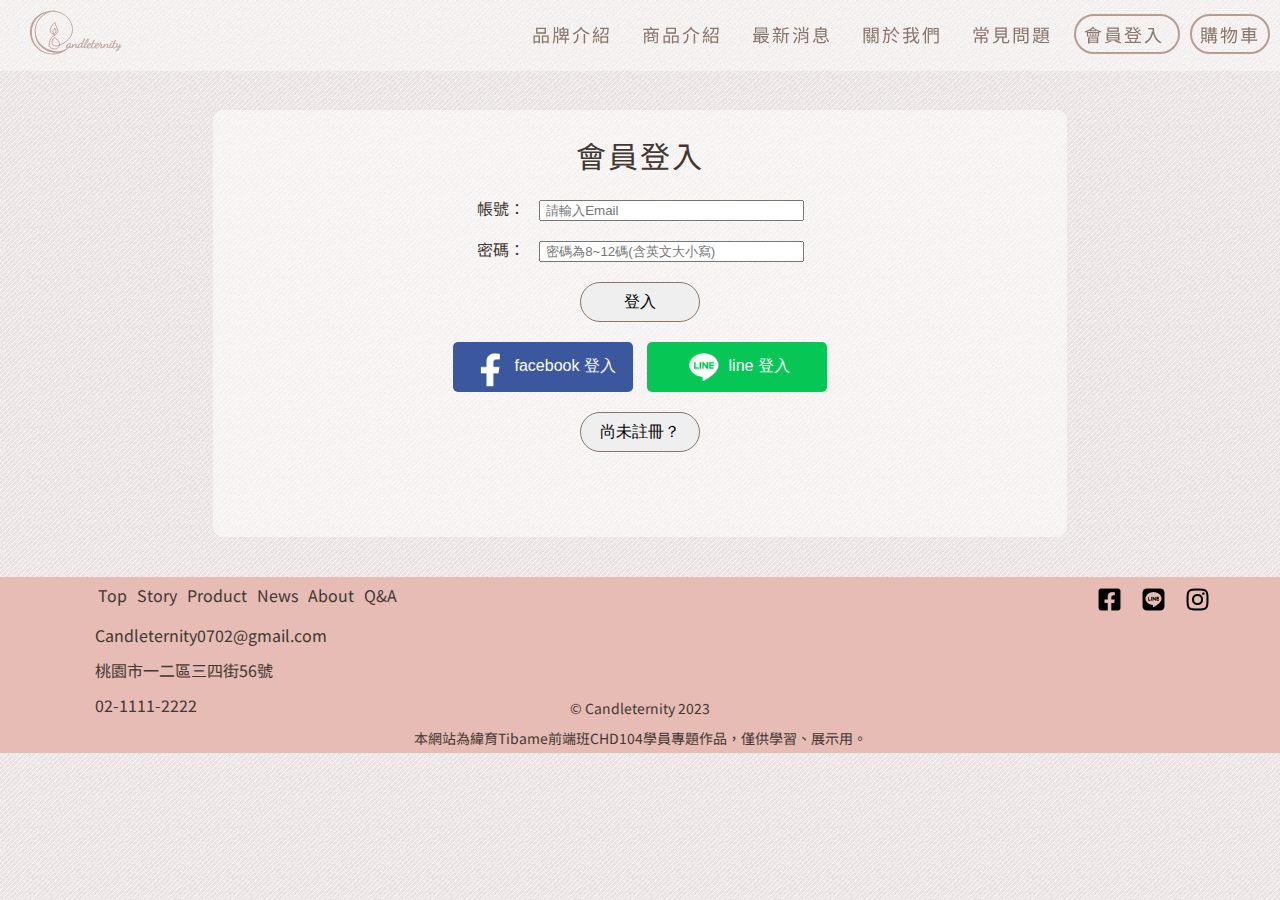
<file: member.html>
<!DOCTYPE html>
<html lang="en">
<head>
    <meta charset="UTF-8">
    <meta name="viewport" content="width=device-width, initial-scale=1.0">
    <title>Member</title>
    <link rel="stylesheet" href="./CSS/reset.css">
    <link rel="stylesheet" href="./CSS/grid.css">
    <link rel="stylesheet" href="./CSS/member.css">
    <link rel="icon" href="./HomePage_Photo/icon3.ico" type="image/x-icon">
    <link rel="stylesheet" href="https://fonts.googleapis.com/css?family=Noto+Sans+TC&display=swap">
    <link rel="stylesheet" href="https://cdnjs.cloudflare.com/ajax/libs/font-awesome/6.4.2/css/all.min.css" integrity="sha512-z3gLpd7yknf1YoNbCzqRKc4qyor8gaKU1qmn+CShxbuBusANI9QpRohGBreCFkKxLhei6S9CQXFEbbKuqLg0DA==" crossorigin="anonymous" referrerpolicy="no-referrer" />
    <script src="./JS/jquery-3.7.1.js"></script>
    <script src="./JS/index.js"></script>
</head>
<body>
    <header>
        <input type="checkbox" id="menu">
        <div class="hometitle">
            <div class="logo">
                <a class="logo_a" href="./index.html">
                <img class="logo_photo" src="./HomePage_Photo/logo.svg" alt="Candleternity">
                </a>
            </div>
            <label for="menu" class="hbtn">
                <span></span>
                <span></span>
            </label>
            <nav class="function">
                <a class="ft_t" href="#brand_intr">品牌介紹</a>
                <!--scroll-behavior: smooth-->
                <a class="ft_t" href="./product.html">商品介紹</a>
                <a class="ft_t" href="./news.html">最新消息</a>
                <a class="ft_t" href="./about.html">關於我們</a>
                <a class="ft_t" href="./Q&A.html">常見問題</a> 
                <a class="member" href="./member.html">
                    <i class="fa-solid fa-user"></i>
                    <div class="mem_p">會員登入</div>
                </a>
                <a class="member" href="./cart.html">
                    <i class="fa-solid fa-cart-shopping"></i>
                    <div class="mem_p2">購物車</div>
                </a>
            </nav>  
        </div>
    </header> 

    <div class="member_content">
        <div class="container">
            <div class="row">
                <div class="col-12 col-md-12" id="mm">
                    <h2 class="member_title">會員登入</h2>
                    <form class="member_login">
                        <label for="account">帳號：</label>
                        <input type="email" id="account" placeholder=" 請輸入Email" size="30">
                        <br>
                        <label for="number">密碼：</label>
                        <input type="password" id="number" placeholder=" 密碼為8~12碼(含英文大小寫)" minlength="8" maxlength="12" size="30">
                        <br>
                        <input type="submit" value="登入" class="submit_btn">
                        <br>
                        <button class="btn_f">
                            <img src="./member_photo/facebook.png" alt="facebook" class="btn_icon">
                            facebook 登入</button>
                        <button class="btn_l">
                            <img src="./member_photo/line.png" alt="line" class="btn_icon">
                            line 登入</button>
                        <br>
                        <button class="btn_log">尚未註冊？</button>
                    </form>
                </div>
            </div>
        </div>
    </div>

    <footer>
        <div class="homefoot">
            <div class="container">
                <div class="row" id="ft_r">
                    <div class="col-12 col-md-6">
                        <div class="foot_function">
                            <a class="foot_btn" href="./index.html">Top</a>
                            <a class="foot_btn" href="#brand_intr">Story</a>
                            <a class="foot_btn" href="./product.html">Product</a>
                            <a class="foot_btn" href="./news.html">News</a>
                            <a class="foot_btn" href="./about.html">About</a>
                            <a class="foot_btn" href="./Q&A.html">Q&A</a>
                        </div>
                        <div class="foot_information">
                            <p>Candleternity0702@gmail.com</p>
                            <p>桃園市一二區三四街56號</p>
                            <p>02-1111-2222</p>
                        </div>
                    </div>
                    <div class="col-12 col-md-6">
                        <div class="foot_icon">
                            <a class="ft_ic" href="#">
                                <!-- <i class="fa-brands fa-square-facebook"></i> -->
                                <img class="ft_pt" src="./HomePage_Photo/facebook.png" alt="facebook">
                            </a>
                            <a class="ft_ic" href="#">
                                <!-- <i class="fa-brands fa-line" id="ln"></i> -->
                                <img class="ft_pt" src="./HomePage_Photo/line.png" alt="line">
                            </a>
                            <a class="ft_ic" href="#">
                                <!-- <i class="fa-brands fa-instagram"></i> -->
                                <img class="ft_pt" src="./HomePage_Photo/instagram.png" alt="insragram">
                            </a>
                        </div>
                        <!-- <div class="logo_icon">
                            <img class="logo_ic" src="./HomePage_Photo/logo_circle.svg" alt="">
                        </div> -->
                    </div>
                </div>
            </div>
            <div class="cr_p">
                <p class="copyright">© Candleternity 2023 </p>
                <p class="copyright">本網站為緯育Tibame前端班CHD104學員專題作品，僅供學習、展示用。</p>
                <!-- <p class="copyright">僅供學習、展示用。</p> -->
            </div>
        </div>
    </footer>
</body>
</html>
</file>
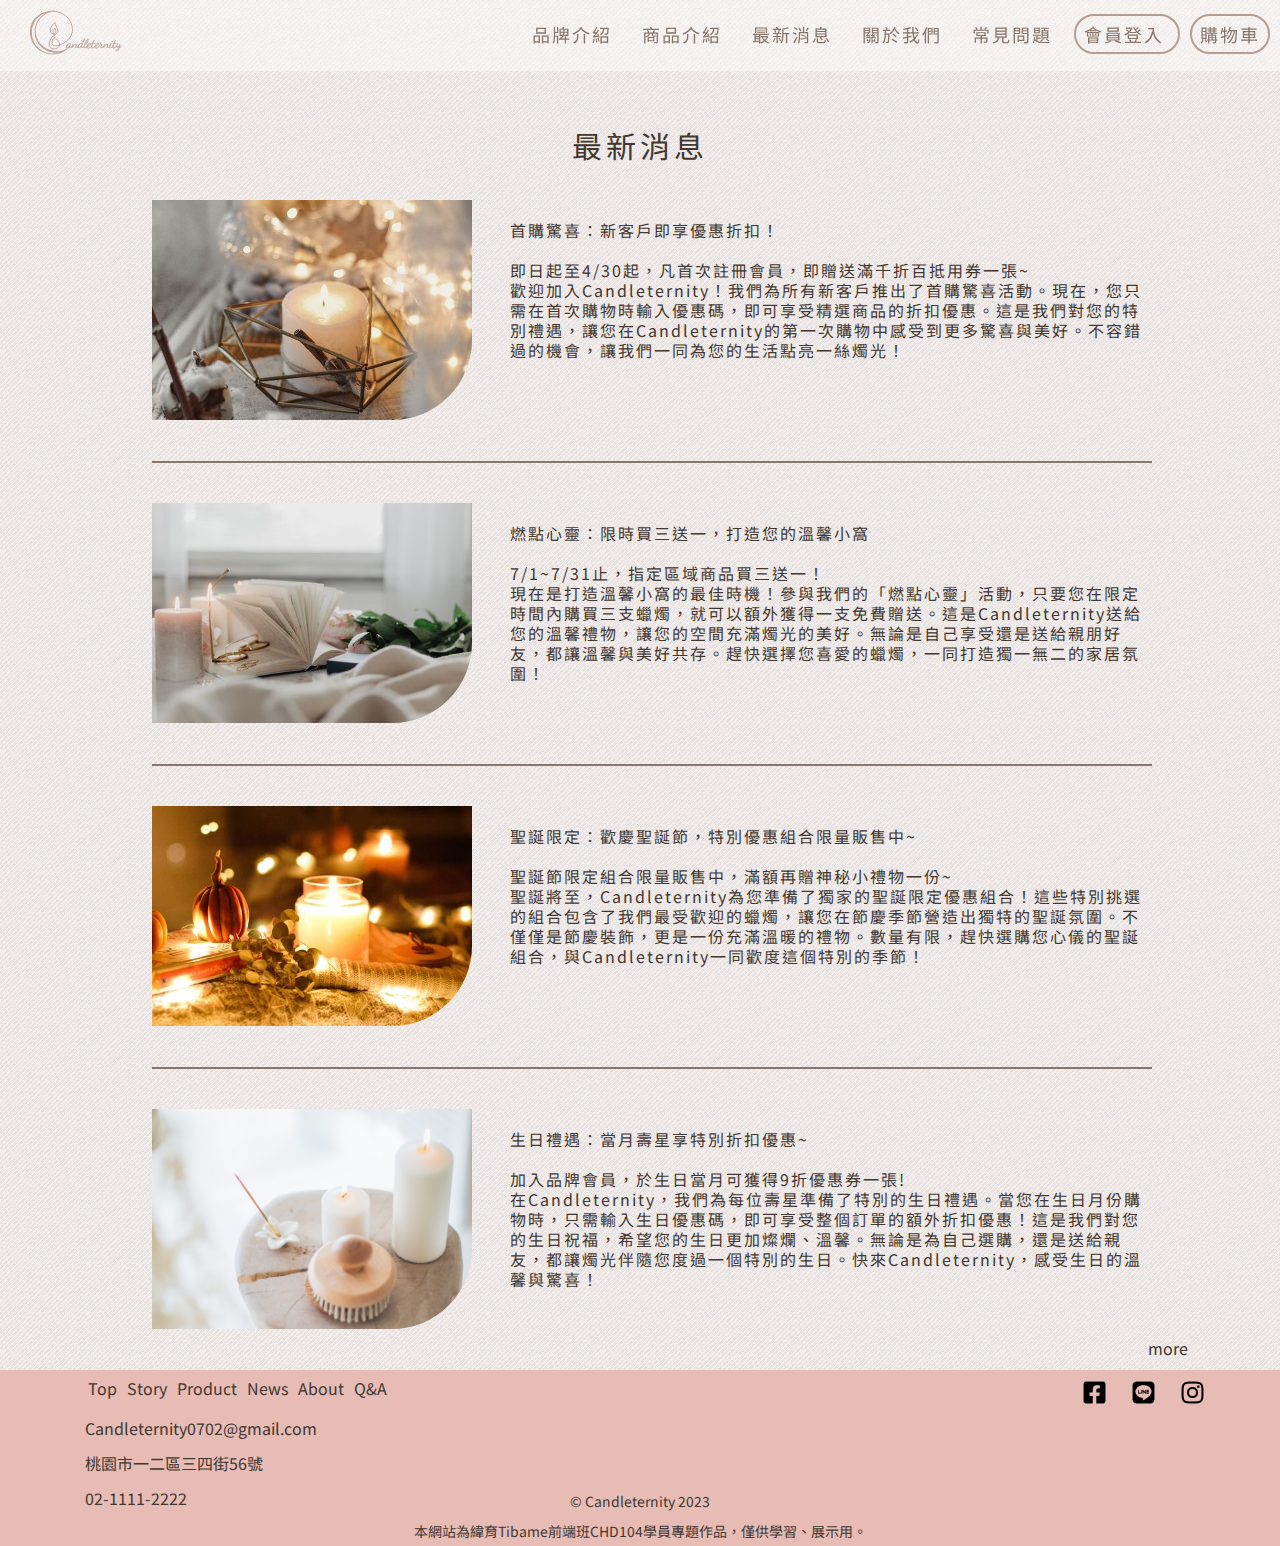
<file: news.html>
<!DOCTYPE html>
<html lang="en">
<head>
    <meta charset="UTF-8">
    <meta name="viewport" content="width=device-width, initial-scale=1.0">
    <title>News</title>
    <link rel="stylesheet" href="./CSS/grid.css">
    <link rel="stylesheet" href="./CSS/reset.css">
    <link rel="stylesheet" href="./CSS/news.css">

    <link rel="icon" href="./HomePage_Photo/icon3.ico" type="image/x-icon">

    <link rel="stylesheet" href="https://fonts.googleapis.com/css?family=Noto+Sans+TC&display=swap">

    <link rel="stylesheet" href="https://cdnjs.cloudflare.com/ajax/libs/font-awesome/6.4.2/css/all.min.css" integrity="sha512-z3gLpd7yknf1YoNbCzqRKc4qyor8gaKU1qmn+CShxbuBusANI9QpRohGBreCFkKxLhei6S9CQXFEbbKuqLg0DA==" crossorigin="anonymous" referrerpolicy="no-referrer" />
    <script src="./JS/jquery-3.7.1.js"></script>
    <script src="./JS/index.js"></script>
</head>
<body>
    <header>
        <input type="checkbox" id="menu">
        <div class="hometitle">
            <div class="logo">
                <a class="logo_a" href="./index.html">
                <img class="logo_photo" src="./HomePage_Photo/logo.svg" alt="Candleternity">
                </a>
            </div>
            <label for="menu" class="hbtn">
                <span></span>
                <span></span>
            </label>
            <nav class="function">
                <a class="ft_t" href="#brand_intr">品牌介紹</a>
                <a class="ft_t" href="./product.html">商品介紹</a>
                <a class="ft_t" href="./news.html">最新消息</a>
                <a class="ft_t" href="./about.html">關於我們</a>
                <a class="ft_t" href="./Q&A.html">常見問題</a> 
                <a class="member js_member" href="#">
                    <i class="fa-solid fa-user"></i>
                    <div class="mem_p">會員登入</div>
                </a>
                <a class="member" href="./cart.html">
                    <i class="fa-solid fa-cart-shopping"></i>
                    <div class="mem_p2">購物車</div>
                </a>
            </nav>  
        </div>
    </header>
    
    <div class="col-12 col-md-12" id="mm">
        <h2 class="member_title">會員登入</h2>
        <form class="member_login">
            <label for="account">帳號</label>
            <input type="email" id="account" placeholder=" 請輸入Email" size="30">
            <br>
            <label for="number">密碼</label>
            <input type="password" id="number" placeholder=" 密碼為8~12碼(含英文大小寫)" minlength="8" maxlength="12" size="30">
            <br>
            <input type="submit" value="登入" class="submit_btn">
            <br>
            <button class="btn_f">
                <img src="./member_photo/facebook.png" alt="facebook" class="btn_icon">
                facebook 登入</button>
            <button class="btn_l">
                <img src="./member_photo/line.png" alt="line" class="btn_icon">
                line 登入</button>
            <br>
            <button class="btn_log">尚未註冊？</button>
        </form>
    </div>

    <div class="news">
        <h2 class="news_title">最新消息</h2>
        <div class="container">
            <div class="row">
                <div class="col-12 col-md-12" id="news_card">
                    <a href="">
                        <img class="news_photo" src="./news_photo/news1.jpg" alt="">
                    </a>
                    <a class="news_a" href="">
                        <div class="news_content">
                            <p class="news_p">
                                首購驚喜：新客戶即享優惠折扣！
                            </p>
                            <p class="news_p">
                                即日起至4/30起，凡首次註冊會員，即贈送滿千折百抵用券一張~
                                <br>
                                歡迎加入Candleternity！我們為所有新客戶推出了首購驚喜活動。現在，您只需在首次購物時輸入優惠碼，即可享受精選商品的折扣優惠。這是我們對您的特別禮遇，讓您在Candleternity的第一次購物中感受到更多驚喜與美好。不容錯過的機會，讓我們一同為您的生活點亮一絲燭光！
                            </p>
                        </div>
                    </a>
                </div>
                <div class="line"></div>
                <div class="col-12 col-md-12" id="news_card">
                    <a href="">
                        <img class="news_photo" src="./news_photo/news2.jpg" alt="">
                    </a>
                    <a class="news_a" href="">
                        <div class="news_content">
                            <p class="news_p">
                                燃點心靈：限時買三送一，打造您的溫馨小窩
                            </p>
                            <p class="news_p">
                                7/1~7/31止，指定區域商品買三送一！
                                <br>
                                現在是打造溫馨小窩的最佳時機！參與我們的「燃點心靈」活動，只要您在限定時間內購買三支蠟燭，就可以額外獲得一支免費贈送。這是Candleternity送給您的溫馨禮物，讓您的空間充滿燭光的美好。無論是自己享受還是送給親朋好友，都讓溫馨與美好共存。趕快選擇您喜愛的蠟燭，一同打造獨一無二的家居氛圍！
                            </p>
                        </div>
                    </a>
                </div>
                <div class="line"></div>
                <div class="col-12 col-md-12" id="news_card">
                    <a href="">
                        <img class="news_photo" src="./news_photo/news3.jpg" alt="">
                    </a>
                    <a class="news_a" href="">
                        <div class="news_content">
                            <p class="news_p">
                                聖誕限定：歡慶聖誕節，特別優惠組合限量販售中~
                            </p>
                            <p class="news_p">
                                聖誕節限定組合限量販售中，滿額再贈神秘小禮物一份~
                                <br>
                                聖誕將至，Candleternity為您準備了獨家的聖誕限定優惠組合！這些特別挑選的組合包含了我們最受歡迎的蠟燭，讓您在節慶季節營造出獨特的聖誕氛圍。不僅僅是節慶裝飾，更是一份充滿溫暖的禮物。數量有限，趕快選購您心儀的聖誕組合，與Candleternity一同歡度這個特別的季節！
                            </p>
                        </div>
                    </a>
                </div>
                <div class="line"></div>
                <div class="col-12 col-md-12" id="news_card">
                    <a href="">
                        <img class="news_photo" src="./news_photo/news4.jpg" alt="">
                    </a>
                    <a class="news_a" href="">
                        <div class="news_content">
                            <p class="news_p">
                                生日禮遇：當月壽星享特別折扣優惠~
                            </p>
                            <p class="news_p">
                                加入品牌會員，於生日當月可獲得9折優惠券一張!
                                <br>
                                在Candleternity，我們為每位壽星準備了特別的生日禮遇。當您在生日月份購物時，只需輸入生日優惠碼，即可享受整個訂單的額外折扣優惠！這是我們對您的生日祝福，希望您的生日更加燦爛、溫馨。無論是為自己選購，還是送給親友，都讓燭光伴隨您度過一個特別的生日。快來Candleternity，感受生日的溫馨與驚喜！
                            </p>
                        </div>
                    </a>
                </div>
            </div>
        </div>
        <div class="more">
            more
        </div>
    </div>
    
    <footer>
        <div class="homefoot">
            <div class="container">
                <div class="row" id="ft_r">
                    <div class="col-12 col-md-6">
                        <div class="foot_function">
                            <a class="foot_btn" href="./index.html">Top</a>
                            <a class="foot_btn" href="#brand_intr">Story</a>
                            <a class="foot_btn" href="./product.html">Product</a>
                            <a class="foot_btn" href="./news.html">News</a>
                            <a class="foot_btn" href="./about.html">About</a>
                            <a class="foot_btn" href="./Q&A.html">Q&A</a>
                        </div>
                        <div class="foot_information">
                            <p>Candleternity0702@gmail.com</p>
                            <p>桃園市一二區三四街56號</p>
                            <p>02-1111-2222</p>
                        </div>
                    </div>
                    <div class="col-12 col-md-6">
                        <div class="foot_icon">
                            <a class="ft_ic" href="#">
                                <img class="ft_pt" src="./HomePage_Photo/facebook.png" alt="facebook">
                            </a>
                            <a class="ft_ic" href="#">
                                <img class="ft_pt" src="./HomePage_Photo/line.png" alt="line">
                            </a>
                            <a class="ft_ic" href="#">
                                <img class="ft_pt" src="./HomePage_Photo/instagram.png" alt="insragram">
                            </a>
                        </div>
                    </div>
                </div>
            </div>
            <div class="cr_p">
                <p class="copyright">© Candleternity 2023 </p>
                <p class="copyright">本網站為緯育Tibame前端班CHD104學員專題作品，僅供學習、展示用。</p>
            </div>
        </div>
    </footer>

</body>
</html>
</file>
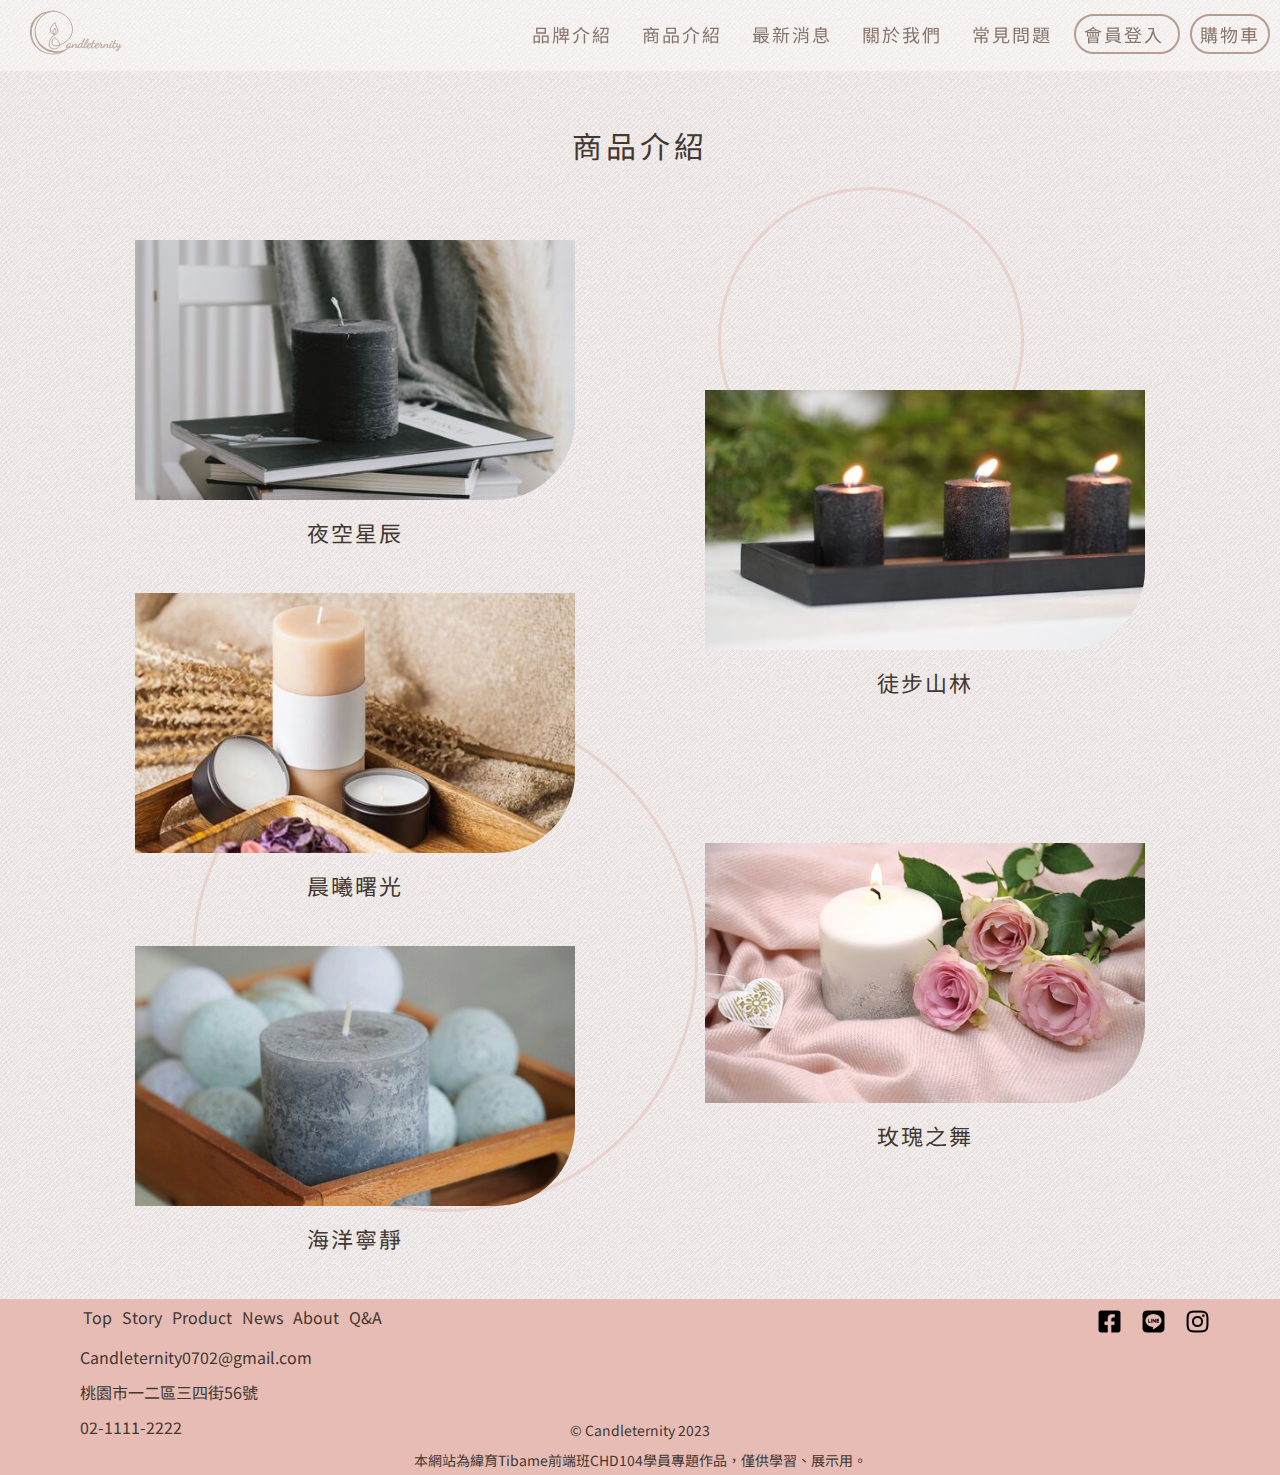
<file: product.html>
<!DOCTYPE html>
<html lang="en">
<head>
    <meta charset="UTF-8">
    <meta name="viewport" content="width=device-width, initial-scale=1.0">
    <title>Product</title>
    <link rel="stylesheet" href="./CSS/reset.css">
    <link rel="stylesheet" href="./CSS/grid.css">
    <link rel="stylesheet" href="./CSS/product.css">

    <link rel="icon" href="./HomePage_Photo/icon3.ico" type="image/x-icon">

    <link rel="stylesheet" href="https://fonts.googleapis.com/css?family=Noto+Sans+TC&display=swap">
    
    <link rel="stylesheet" href="https://cdnjs.cloudflare.com/ajax/libs/font-awesome/6.4.2/css/all.min.css" integrity="sha512-z3gLpd7yknf1YoNbCzqRKc4qyor8gaKU1qmn+CShxbuBusANI9QpRohGBreCFkKxLhei6S9CQXFEbbKuqLg0DA==" crossorigin="anonymous" referrerpolicy="no-referrer" />
    <script src="./JS/jquery-3.7.1.js"></script>
    <script src="./JS/index.js"></script>
</head>
<body>
    <header>
        <input type="checkbox" id="menu">
        <div class="hometitle">
            <div class="logo">
                <a class="logo_a" href="./index.html">
                <img class="logo_photo" src="./HomePage_Photo/logo.svg" alt="Candleternity">
                </a>
            </div>
            <label for="menu" class="hbtn">
                <span></span>
                <span></span>
            </label>
            <nav class="function">
                <a class="ft_t" href="#brand_intr">品牌介紹</a>
                <!--scroll-behavior: smooth-->
                <a class="ft_t" href="./product.html">商品介紹</a>
                <a class="ft_t" href="./news.html">最新消息</a>
                <a class="ft_t" href="./about.html">關於我們</a>
                <a class="ft_t" href="./Q&A.html">常見問題</a> 
                <a class="member js_member" href="#">
                    <i class="fa-solid fa-user"></i>
                    <div class="mem_p">會員登入</div>
                </a>
                <a class="member" href="./cart.html">
                    <i class="fa-solid fa-cart-shopping"></i>
                    <div class="mem_p2">購物車</div>
                </a>
            </nav>  
        </div>
    </header> 

    <div class="col-12 col-md-12" id="mm">
        <h2 class="member_title">會員登入</h2>
        <form class="member_login">
            <label for="account">帳號</label>
            <input type="email" id="account" placeholder=" 請輸入Email" size="30">
            <br>
            <label for="number">密碼</label>
            <input type="password" id="number" placeholder=" 密碼為8~12碼(含英文大小寫)" minlength="8" maxlength="12" size="30">
            <br>
            <input type="submit" value="登入" class="submit_btn">
            <br>
            <button class="btn_f">
                <img src="./member_photo/facebook.png" alt="facebook" class="btn_icon">
                facebook 登入</button>
            <button class="btn_l">
                <img src="./member_photo/line.png" alt="line" class="btn_icon">
                line 登入</button>
            <br>
            <button class="btn_log">尚未註冊？</button>
        </form>
    </div>

    <div class="product">
        <h2 class="product_introduce">商品介紹</h2>
        <div class="container">
            <div class="row" id="r">
                <div class="col-12 col-md-6">
                    <div class="col-12 col-md-12" id="product_card">
                        <a href="./product_information2.html" class="product_a">
                            <div class="product_t">
                                <img class="product_photo" src="./HomePage_Photo/夜空星辰.jpg" alt="夜空星辰">
                            </div>
                            <p class="product_name">夜空星辰</p>
                        </a>
                        <!-- <button class="pdbtn">
                            <img class="sbicon" src="./HomePage_Photo/Shop.png" alt="">
                            加入購物車</a>
                        </button> -->
                    </div>
                    <div class="col-12 col-md-12" id="product_card">
                        <a href="" class="product_a">
                            <div class="product_t">
                                <img class="product_photo" src="./HomePage_Photo/晨曦曙光.jpg" alt="晨曦曙光">
                            </div>
                            <p class="product_name">晨曦曙光</p>
                        </a>
                        <!-- <button class="pdbtn">
                            <img class="sbicon" src="./HomePage_Photo/Shop.png" alt="">
                            加入購物車</a>
                        </button> -->
                    </div>
                    <div class="col-12 col-md-12" id="product_card">
                        <a href="./product_information.html" class="product_a">
                            <div class="product_t">
                                <img class="product_photo" src="./HomePage_Photo/海洋寧靜.jpg" alt="海洋寧靜">
                            </div>
                            <p class="product_name">海洋寧靜</p>
                        </a>
                        <!-- <button class="pdbtn">
                            <img class="sbicon" src="./HomePage_Photo/Shop.png" alt="">
                            加入購物車</a>
                        </button> -->
                    </div>
                </div>
                <div class="col-12 col-md-6">
                    <div class="col-12 col-md-12" id="product_card2"></div>
                    <div class="col-12 col-md-12" id="product_card">
                        <a href="" class="product_a">
                            <div class="product_t">
                                <img class="product_photo" src="./HomePage_Photo/徒步山林.jpg" alt="徒步山林">
                            </div>
                            <p class="product_name">徒步山林</p>
                        </a>
                        <!-- <button class="pdbtn">
                            <img class="sbicon" src="./HomePage_Photo/Shop.png" alt="">
                            加入購物車</a>
                        </button> -->
                    </div>
                    <div class="col-12 col-md-12" id="product_card3"></div>
                    <div class="col-12 col-md-12" id="product_card">
                        <a href="" class="product_a">
                            <div class="product_t">
                                <img class="product_photo" src="./HomePage_Photo/玫瑰之舞.jpg" alt="玫瑰之舞">
                            </div>
                            <p class="product_name">玫瑰之舞</p>
                        </a>
                        <!-- <button class="pdbtn">
                            <img class="sbicon" src="./HomePage_Photo/Shop.png" alt="">
                            加入購物車</a>
                        </button> -->
                    </div>
                </div>
            </div>
        </div> 
        <div class="circle1"></div>
        <div class="circle2"></div> 
    </div>

    <footer>
        <div class="homefoot">
            <div class="container">
                <div class="row" id="ft_r">
                    <div class="col-12 col-md-6">
                        <div class="foot_function">
                            <a class="foot_btn" href="./index.html">Top</a>
                            <a class="foot_btn" href="#brand_intr">Story</a>
                            <a class="foot_btn" href="./product.html">Product</a>
                            <a class="foot_btn" href="./news.html">News</a>
                            <a class="foot_btn" href="./about.html">About</a>
                            <a class="foot_btn" href="./Q&A.html">Q&A</a>
                        </div>
                        <div class="foot_information">
                            <p>Candleternity0702@gmail.com</p>
                            <p>桃園市一二區三四街56號</p>
                            <p>02-1111-2222</p>
                        </div>
                    </div>
                    <div class="col-12 col-md-6">
                        <div class="foot_icon">
                            <a class="ft_ic" href="#">
                                <img class="ft_pt" src="./HomePage_Photo/facebook.png" alt="facebook">
                            </a>
                            <a class="ft_ic" href="#">
                                <img class="ft_pt" src="./HomePage_Photo/line.png" alt="line">
                            </a>
                            <a class="ft_ic" href="#">
                                <img class="ft_pt" src="./HomePage_Photo/instagram.png" alt="insragram">
                            </a>
                        </div>
                    </div>
                </div>
            </div>
            <div class="cr_p">
                <p class="copyright">© Candleternity 2023 </p>
                <p class="copyright">本網站為緯育Tibame前端班CHD104學員專題作品，僅供學習、展示用。</p>
            </div>
        </div>
    </footer> 

</body>
</html>
</file>
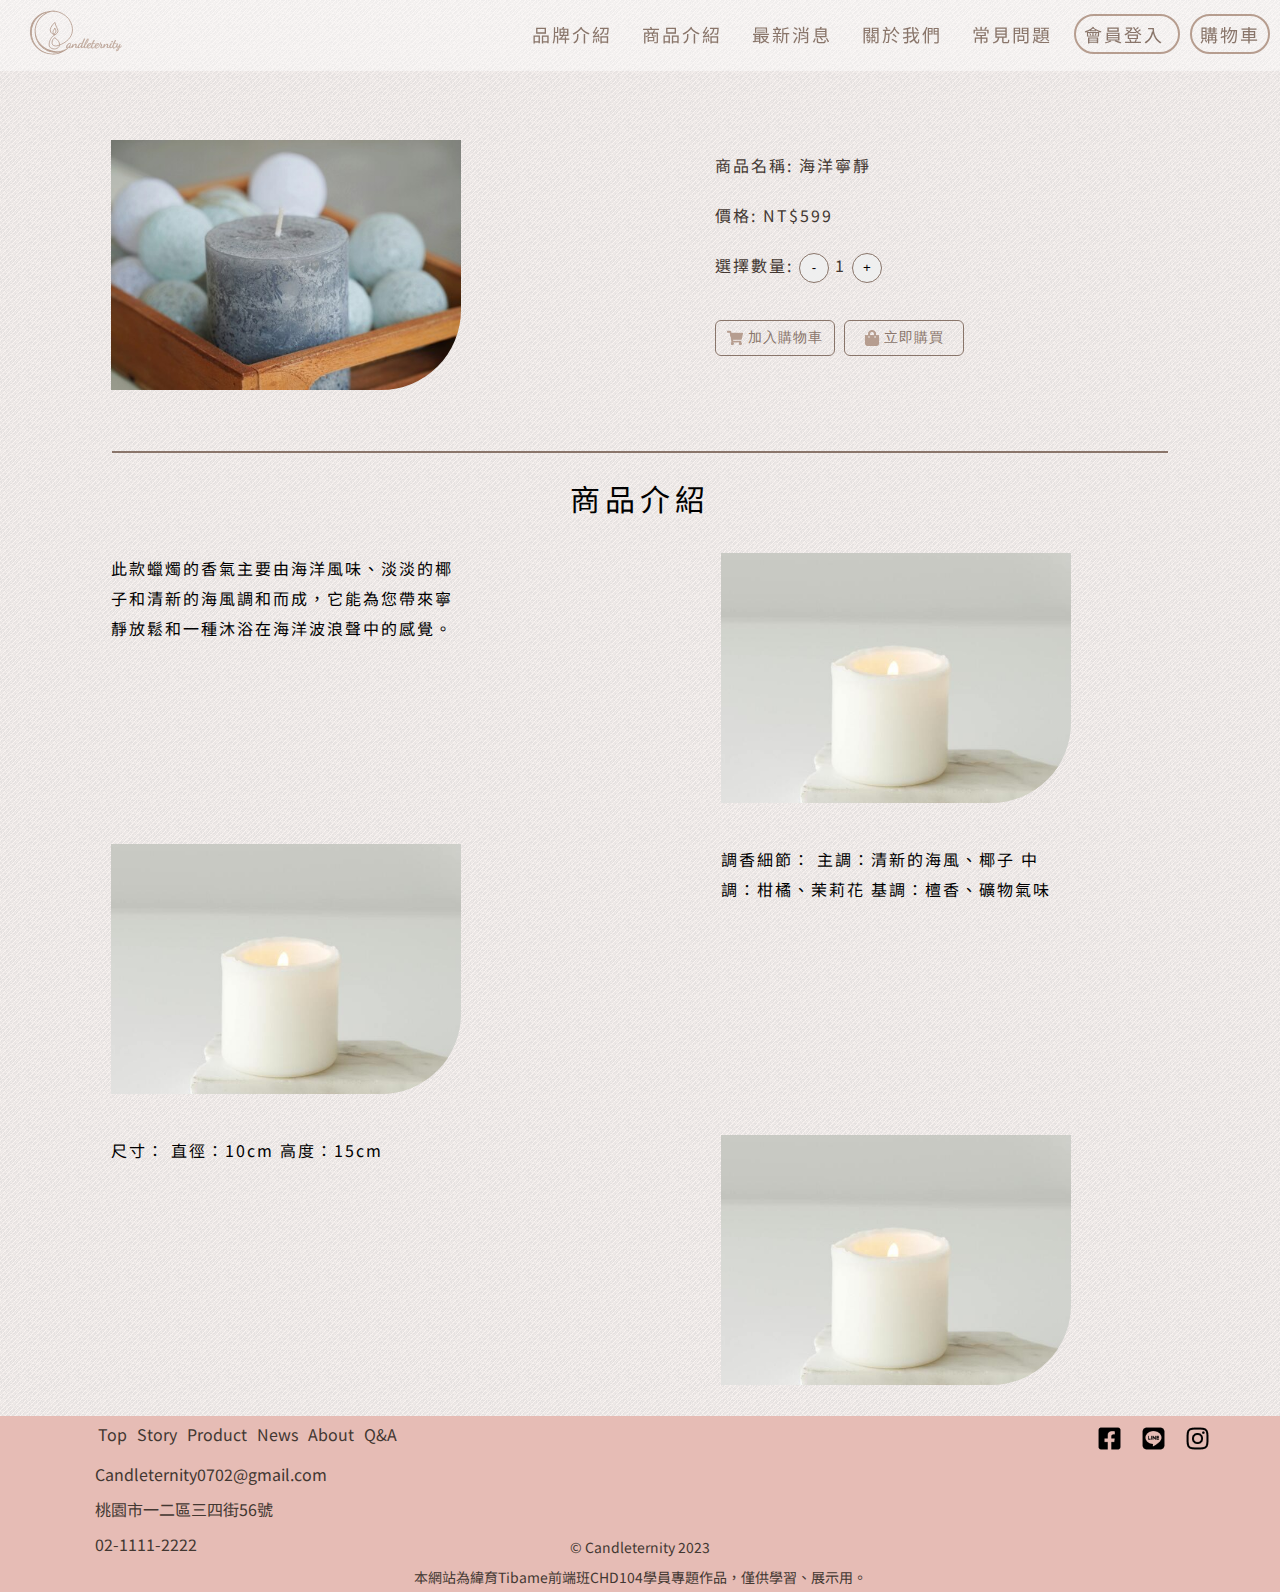
<file: product_information.html>
<!DOCTYPE html>
<html lang="en">
<head>
    <meta charset="UTF-8">
    <meta name="viewport" content="width=device-width, initial-scale=1.0">
    <title>Product Information</title>
    <link rel="stylesheet" href="./CSS/grid.css">
    <link rel="stylesheet" href="./CSS/reset.css">
    <link rel="stylesheet" href="./CSS/product_information.css">

    <link rel="icon" href="./HomePage_Photo/icon3.ico" type="image/x-icon">

    <link rel="stylesheet" href="https://fonts.googleapis.com/css?family=Noto+Sans+TC&display=swap">

    <link rel="stylesheet" href="https://cdnjs.cloudflare.com/ajax/libs/font-awesome/6.4.2/css/all.min.css" integrity="sha512-z3gLpd7yknf1YoNbCzqRKc4qyor8gaKU1qmn+CShxbuBusANI9QpRohGBreCFkKxLhei6S9CQXFEbbKuqLg0DA==" crossorigin="anonymous" referrerpolicy="no-referrer" />
    <script src="./JS/jquery-3.7.1.js"></script>
    <script src="./JS/index.js"></script>
</head>
<body>
    <header>
        <input type="checkbox" id="menu">
        <div class="hometitle">
            <div class="logo">
                <a class="logo_a" href="./index.html">
                <img class="logo_photo" src="./HomePage_Photo/logo.svg" alt="Candleternity">
                </a>
            </div>
            <label for="menu" class="hbtn">
                <span></span>
                <span></span>
            </label>
            <nav class="function">
                <a class="ft_t" href="index.html#brand_intr">品牌介紹</a>
                <!--scroll-behavior: smooth-->
                <a class="ft_t" href="./product.html">商品介紹</a>
                <a class="ft_t" href="./news.html">最新消息</a>
                <a class="ft_t" href="./about.html">關於我們</a>
                <a class="ft_t" href="./Q&A.html">常見問題</a> 
                <a class="member js_member" href="#">
                    <i class="fa-solid fa-user"></i>
                    <div class="mem_p">會員登入</div>
                </a>
                <a class="member" href="./cart.html">
                    <i class="fa-solid fa-cart-shopping"></i>
                    <div class="mem_p2">購物車</div>
                </a>
            </nav>  
        </div>
    </header>
    <div class="col-12 col-md-12" id="mm">
        <h2 class="member_title">會員登入</h2>
        <form class="member_login">
            <label for="account">帳號</label>
            <input type="email" id="account" placeholder=" 請輸入Email" size="30">
            <br>
            <label for="number">密碼</label>
            <input type="password" id="number" placeholder=" 密碼為8~12碼(含英文大小寫)" minlength="8" maxlength="12" size="30">
            <br>
            <input type="submit" value="登入" class="submit_btn">
            <br>
            <button class="btn_f">
                <img src="./member_photo/facebook.png" alt="facebook" class="btn_icon">
                facebook 登入</button>
            <button class="btn_l">
                <img src="./member_photo/line.png" alt="line" class="btn_icon">
                line 登入</button>
            <br>
            <button class="btn_log">尚未註冊？</button>
        </form>
    </div>

    <div class="product_information">
        <div class="container">
            <div class="row">
                <div class="col-12 col-md-12">
                    <div class="in_cart">
                        <i class="fa-regular fa-circle-check" id="tick"></i>
                        <p class="in_cart_p">已加入購物車</p>
                    </div>
                </div>
                <div class="col-12 col-md-6 product_card" >
                    <img class="product_photo js_product_photo" src="./HomePage_Photo/海洋寧靜.jpg" alt="海洋寧靜">
                </div>
                <div class="col-12 col-md-6 product_card" >
                    <p class="product_name js_product_name">商品名稱: 海洋寧靜</p>
                    <p class="product_name js_product_price">價格: NT$599</p>
                    <div class="product_name">
                        選擇數量:
                        <button class="minus" data-product-id="ocean">-</button>
                        <div class="num" data-product-id="ocean">1</div>
                        <button class="plus" data-product-id="ocean">+</button>
                    </div>
                    <div class="btn_a">
                        <button class="btn_cart js_btn_cart" href="">
                            <img class="btn_icon" src="./HomePage_Photo/cart.png" alt="加入購物車">
                            加入購物車
                        </button>
                        <button class="btn_cart js_btn_buy" href="./cart.html">
                            <img class="btn_icon" src="./HomePage_Photo/bag.png" alt="立即購買">
                            立即購買
                        </button>
                    </div>
                </div>
            </div>
            <div class="line"></div>
            
        </div>
        </div>
        <h2 class="product_introduce">商品介紹</h2>
        <div class="container">
            <div class="row">
                <div class="col-12 col-md-6 product_card" >
                    <p class="pd_p">此款蠟燭的香氣主要由海洋風味、淡淡的椰子和清新的海風調和而成，它能為您帶來寧靜放鬆和一種沐浴在海洋波浪聲中的感覺。</p>
                </div>
                <div class="col-12 col-md-6 product_card" >
                    <img class="product_photo" src="./HomePage_Photo/product.jpg" alt="">
                </div>
                <div class="col-12 col-md-6 product_card" >
                    <img class="product_photo" src="./HomePage_Photo/product.jpg" alt="">
                </div>
                <div class="col-12 col-md-6 product_card" >
                    <p class="pd_p">調香細節：
                        主調：清新的海風、椰子
                        中調：柑橘、茉莉花
                        基調：檀香、礦物氣味</p>
                </div>
                <div class="col-12 col-md-6 product_card" >
                    <p class="pd_p">尺寸：
                        直徑：10cm
                        高度：15cm</p>
                </div>
                <div class="col-12 col-md-6 product_card" >
                    <img class="product_photo" src="./HomePage_Photo/product.jpg" alt="">
                </div>
            </div>
        </div>
    </div>

    <footer>
        <div class="homefoot">
            <div class="container">
                <div class="row" id="ft_r">
                    <div class="col-12 col-md-6">
                        <div class="foot_function">
                            <a class="foot_btn" href="./index.html">Top</a>
                            <a class="foot_btn" href="#brand_intr">Story</a>
                            <a class="foot_btn" href="./product.html">Product</a>
                            <a class="foot_btn" href="./news.html">News</a>
                            <a class="foot_btn" href="./about.html">About</a>
                            <a class="foot_btn" href="./Q&A.html">Q&A</a>
                        </div>
                        <div class="foot_information">
                            <p>Candleternity0702@gmail.com</p>
                            <p>桃園市一二區三四街56號</p>
                            <p>02-1111-2222</p>
                        </div>
                    </div>
                    <div class="col-12 col-md-6">
                        <div class="foot_icon">
                            <a class="ft_ic" href="#">
                                <!-- <i class="fa-brands fa-square-facebook"></i> -->
                                <img class="ft_pt" src="./HomePage_Photo/facebook.png" alt="facebook">
                            </a>
                            <a class="ft_ic" href="#">
                                <!-- <i class="fa-brands fa-line" id="ln"></i> -->
                                <img class="ft_pt" src="./HomePage_Photo/line.png" alt="line">
                            </a>
                            <a class="ft_ic" href="#">
                                <!-- <i class="fa-brands fa-instagram"></i> -->
                                <img class="ft_pt" src="./HomePage_Photo/instagram.png" alt="insragram">
                            </a>
                        </div>
                        <!-- <div class="logo_icon">
                            <img class="logo_ic" src="./HomePage_Photo/logo_circle.svg" alt="">
                        </div> -->
                    </div>
                </div>
            </div>
            <div class="cr_p">
                <p class="copyright">© Candleternity 2023 </p>
                <p class="copyright">本網站為緯育Tibame前端班CHD104學員專題作品，僅供學習、展示用。</p>
                <!-- <p class="copyright">僅供學習、展示用。</p> -->
            </div>
        </div>
    </footer>  
    <!-- 在商品頁面上的 JavaScript 代碼 -->
<script>


document.addEventListener('DOMContentLoaded', function () {
    var addToCartButtons = document.querySelectorAll('.js_btn_cart');

    addToCartButtons.forEach(function (button) {
        button.addEventListener('click', function (event) {
            // 獲取商品信息
            var productCard = button.closest('.product_card');
            var productNameElement = productCard.querySelector('.js_product_name');
            var productPriceElement = productCard.querySelector('.js_product_price');
            // var productPhotoElement = productCard.querySelector('.js_product_photo');

            if (productNameElement && productPriceElement ) {
                var productName = productNameElement.innerText;
                var productPrice = productPriceElement.innerText;
                // var productPhoto = productPhotoElement.getAttribute('src');

                // 創建或從localStorage中獲取購物車項目
                var cartItems = JSON.parse(localStorage.getItem('cartItems')) || [];

                // 檢查項目是否已經在購物車中
                var existingItem = cartItems.find(item => item.name === productName);

                if (existingItem) {
                    // 如果項目存在，增加數量
                    existingItem.quantity++;
                } else {
                    // 如果項目不存在，將其添加到購物車
                    var cartItem = {
                        name: productName,
                        price: productPrice,
                        // img: productPhoto,
                        quantity: 1
                    };

                    cartItems.push(cartItem);
                }

                // 將更新後的購物車項目保存到localStorage
                localStorage.setItem('cartItems', JSON.stringify(cartItems));
            } else {
                console.error('未找到商品信息');
            }
        });
    });
});

    </script>
    
    
</body>
</html>
</file>
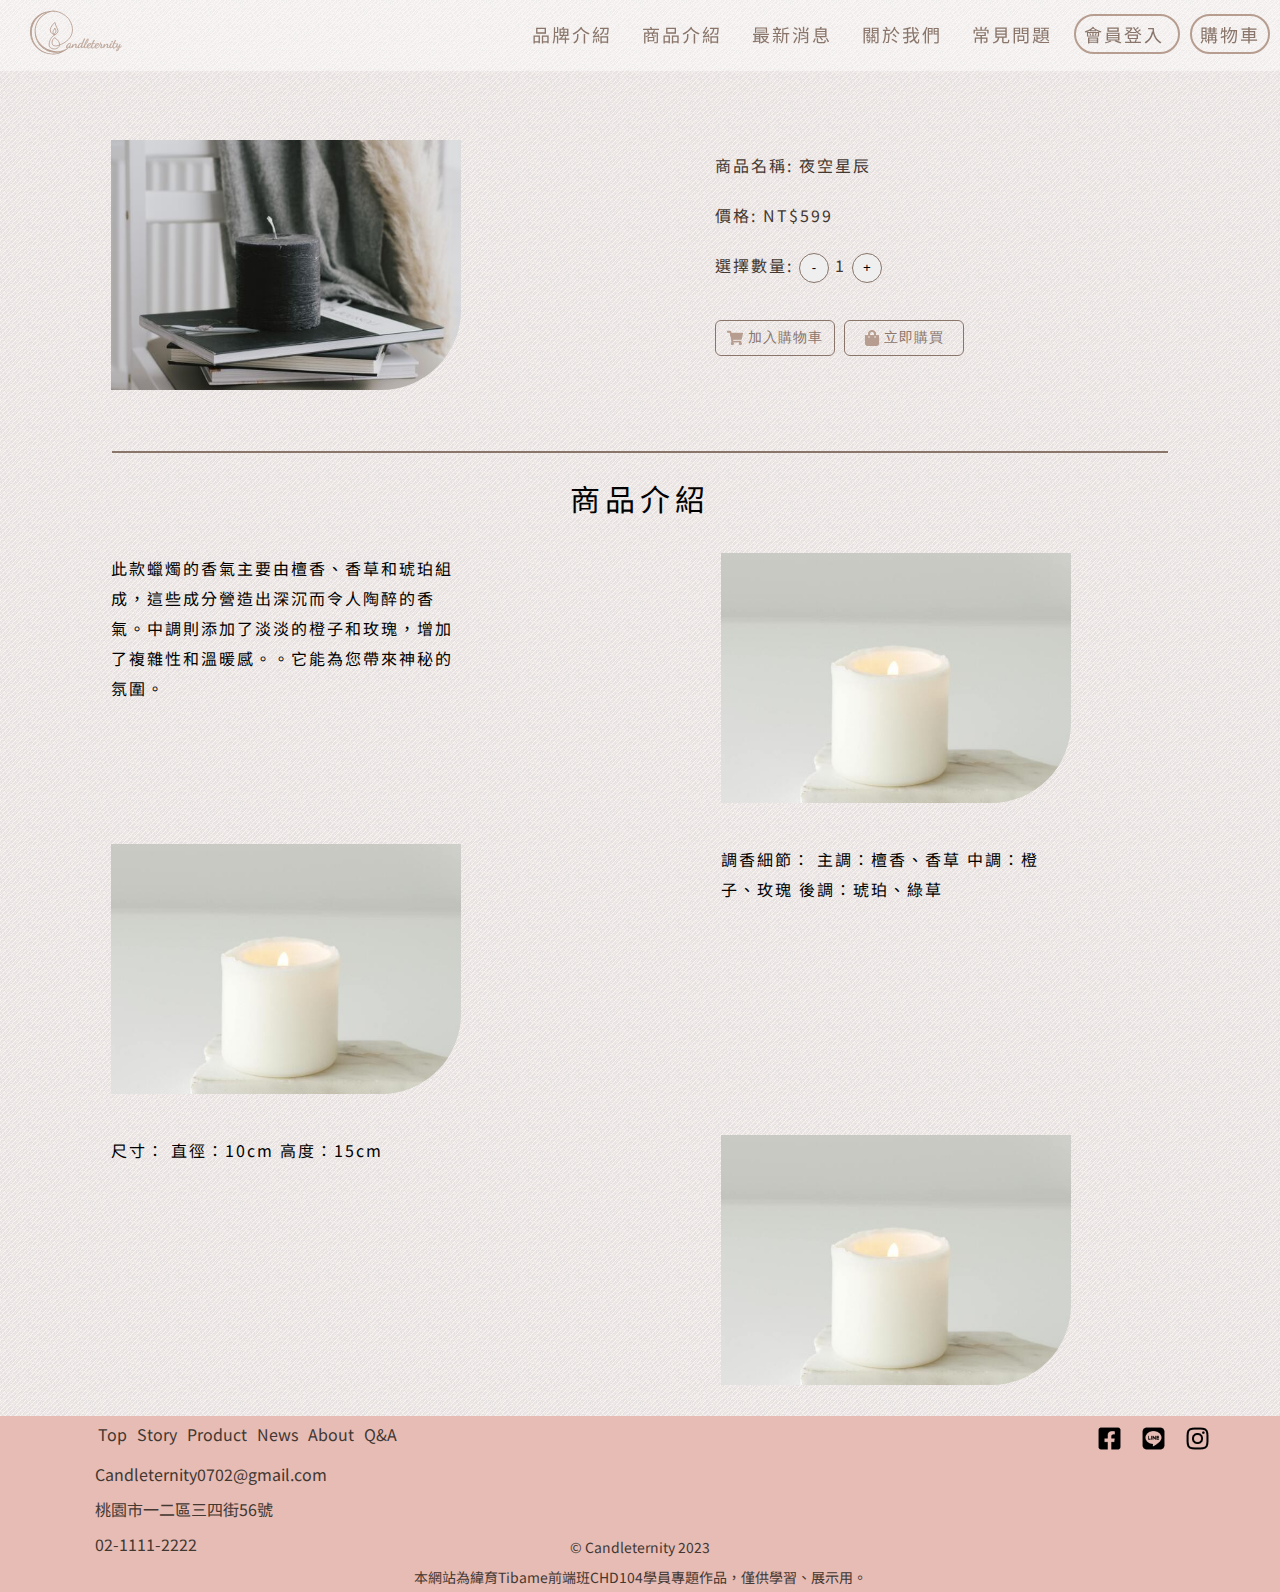
<file: product_information2.html>
<!DOCTYPE html>
<html lang="en">
<head>
    <meta charset="UTF-8">
    <meta name="viewport" content="width=device-width, initial-scale=1.0">
    <title>Product Information</title>
    <link rel="stylesheet" href="./CSS/grid.css">
    <link rel="stylesheet" href="./CSS/reset.css">
    <link rel="stylesheet" href="./CSS/product_information.css">

    <link rel="icon" href="./HomePage_Photo/icon3.ico" type="image/x-icon">

    <link rel="stylesheet" href="https://fonts.googleapis.com/css?family=Noto+Sans+TC&display=swap">

    <link rel="stylesheet" href="https://cdnjs.cloudflare.com/ajax/libs/font-awesome/6.4.2/css/all.min.css" integrity="sha512-z3gLpd7yknf1YoNbCzqRKc4qyor8gaKU1qmn+CShxbuBusANI9QpRohGBreCFkKxLhei6S9CQXFEbbKuqLg0DA==" crossorigin="anonymous" referrerpolicy="no-referrer" />
    <script src="./JS/jquery-3.7.1.js"></script>
    <script src="./JS/index.js"></script>
</head>
<body>
    <header>
        <input type="checkbox" id="menu">
        <div class="hometitle">
            <div class="logo">
                <a class="logo_a" href="./index.html">
                <img class="logo_photo" src="./HomePage_Photo/logo.svg" alt="Candleternity">
                </a>
            </div>
            <label for="menu" class="hbtn">
                <span></span>
                <span></span>
            </label>
            <nav class="function">
                <a class="ft_t" href="index.html#brand_intr">品牌介紹</a>
                <!--scroll-behavior: smooth-->
                <a class="ft_t" href="./product.html">商品介紹</a>
                <a class="ft_t" href="./news.html">最新消息</a>
                <a class="ft_t" href="./about.html">關於我們</a>
                <a class="ft_t" href="./Q&A.html">常見問題</a> 
                <a class="member js_member" href="#">
                    <i class="fa-solid fa-user"></i>
                    <div class="mem_p">會員登入</div>
                </a>
                <a class="member" href="./cart.html">
                    <i class="fa-solid fa-cart-shopping"></i>
                    <div class="mem_p2">購物車</div>
                </a>
            </nav>  
        </div>
    </header>
    <div class="col-12 col-md-12" id="mm">
        <h2 class="member_title">會員登入</h2>
        <form class="member_login">
            <label for="account">帳號</label>
            <input type="email" id="account" placeholder=" 請輸入Email" size="30">
            <br>
            <label for="number">密碼</label>
            <input type="password" id="number" placeholder=" 密碼為8~12碼(含英文大小寫)" minlength="8" maxlength="12" size="30">
            <br>
            <input type="submit" value="登入" class="submit_btn">
            <br>
            <button class="btn_f">
                <img src="./member_photo/facebook.png" alt="facebook" class="btn_icon">
                facebook 登入</button>
            <button class="btn_l">
                <img src="./member_photo/line.png" alt="line" class="btn_icon">
                line 登入</button>
            <br>
            <button class="btn_log">尚未註冊？</button>
        </form>
    </div>

    <div class="product_information">
        <div class="container">
            <div class="row">
                <div class="col-12 col-md-12">
                    <div class="in_cart">
                        <i class="fa-regular fa-circle-check" id="tick"></i>
                        <p class="in_cart_p">已加入購物車</p>
                    </div>
                </div>
                <div class="col-12 col-md-6 product_card" >
                    <img class="product_photo" src="./HomePage_Photo/夜空星辰.jpg" alt="">
                </div>
                <div class="col-12 col-md-6 product_card" >
                    <p class="product_name js_product_name">商品名稱: 夜空星辰</p>
                    <p class="product_name js_product_price">價格: NT$599</p>
                    <div class="product_name">
                        選擇數量:
                        <button class="minus" data-product-id="ocean">-</button>
                        <div class="num" data-product-id="ocean">1</div>
                        <button class="plus" data-product-id="ocean">+</button>
                    </div>
                    <div class="btn_a">
                        <button class="btn_cart js_btn_cart" href="">
                            <img class="btn_icon" src="./HomePage_Photo/cart.png" alt="加入購物車">
                            加入購物車
                        </button>
                        <button class="btn_cart js_btn_buy" href="./cart.html">
                            <img class="btn_icon" src="./HomePage_Photo/bag.png" alt="立即購買">
                            立即購買
                        </button>
                    </div>
                </div>
            </div>
            <div class="line"></div>
            
        </div>
        </div>
        <h2 class="product_introduce">商品介紹</h2>
        <div class="container">
            <div class="row">
                <div class="col-12 col-md-6 product_card" >
                    <p class="pd_p">此款蠟燭的香氣主要由檀香、香草和琥珀組成，這些成分營造出深沉而令人陶醉的香氣。中調則添加了淡淡的橙子和玫瑰，增加了複雜性和溫暖感。。它能為您帶來神秘的氛圍。</p>
                </div>
                <div class="col-12 col-md-6 product_card" >
                    <img class="product_photo" src="./HomePage_Photo/product.jpg" alt="">
                </div>
                <div class="col-12 col-md-6 product_card" >
                    <img class="product_photo" src="./HomePage_Photo/product.jpg" alt="">
                </div>
                <div class="col-12 col-md-6 product_card" >
                    <p class="pd_p">調香細節：
                        主調：檀香、香草
                        中調：橙子、玫瑰
                        後調：琥珀、綠草</p>
                </div>
                <div class="col-12 col-md-6 product_card" >
                    <p class="pd_p">尺寸：
                        直徑：10cm
                        高度：15cm</p>
                </div>
                <div class="col-12 col-md-6 product_card" >
                    <img class="product_photo" src="./HomePage_Photo/product.jpg" alt="">
                </div>
            </div>
        </div>
    </div>

    <footer>
        <div class="homefoot">
            <div class="container">
                <div class="row" id="ft_r">
                    <div class="col-12 col-md-6">
                        <div class="foot_function">
                            <a class="foot_btn" href="./index.html">Top</a>
                            <a class="foot_btn" href="#brand_intr">Story</a>
                            <a class="foot_btn" href="./product.html">Product</a>
                            <a class="foot_btn" href="./news.html">News</a>
                            <a class="foot_btn" href="./about.html">About</a>
                            <a class="foot_btn" href="./Q&A.html">Q&A</a>
                        </div>
                        <div class="foot_information">
                            <p>Candleternity0702@gmail.com</p>
                            <p>桃園市一二區三四街56號</p>
                            <p>02-1111-2222</p>
                        </div>
                    </div>
                    <div class="col-12 col-md-6">
                        <div class="foot_icon">
                            <a class="ft_ic" href="#">
                                <!-- <i class="fa-brands fa-square-facebook"></i> -->
                                <img class="ft_pt" src="./HomePage_Photo/facebook.png" alt="facebook">
                            </a>
                            <a class="ft_ic" href="#">
                                <!-- <i class="fa-brands fa-line" id="ln"></i> -->
                                <img class="ft_pt" src="./HomePage_Photo/line.png" alt="line">
                            </a>
                            <a class="ft_ic" href="#">
                                <!-- <i class="fa-brands fa-instagram"></i> -->
                                <img class="ft_pt" src="./HomePage_Photo/instagram.png" alt="insragram">
                            </a>
                        </div>
                        <!-- <div class="logo_icon">
                            <img class="logo_ic" src="./HomePage_Photo/logo_circle.svg" alt="">
                        </div> -->
                    </div>
                </div>
            </div>
            <div class="cr_p">
                <p class="copyright">© Candleternity 2023 </p>
                <p class="copyright">本網站為緯育Tibame前端班CHD104學員專題作品，僅供學習、展示用。</p>
                <!-- <p class="copyright">僅供學習、展示用。</p> -->
            </div>
        </div>
    </footer>  
    <!-- 在商品頁面上的 JavaScript 代碼 -->
<script>


document.addEventListener('DOMContentLoaded', function () {
    var addToCartButtons = document.querySelectorAll('.js_btn_cart');

    addToCartButtons.forEach(function (button) {
        button.addEventListener('click', function (event) {
            // 獲取商品信息
            var productCard = button.closest('.product_card');
            var productNameElement = productCard.querySelector('.js_product_name');
            var productPriceElement = productCard.querySelector('.js_product_price');

            if (productNameElement && productPriceElement) {
                var productName = productNameElement.innerText;
                var productPrice = productPriceElement.innerText;

                // 創建或從localStorage中獲取購物車項目
                var cartItems = JSON.parse(localStorage.getItem('cartItems')) || [];

                // 檢查項目是否已經在購物車中
                var existingItem = cartItems.find(item => item.name === productName);

                if (existingItem) {
                    // 如果項目存在，增加數量
                    existingItem.quantity++;
                } else {
                    // 如果項目不存在，將其添加到購物車
                    var cartItem = {
                        name: productName,
                        price: productPrice,
                        quantity: 1
                    };

                    cartItems.push(cartItem);
                }

                // 將更新後的購物車項目保存到localStorage
                localStorage.setItem('cartItems', JSON.stringify(cartItems));
            } else {
                console.error('未找到商品信息');
            }
        });
    });
});

    </script>
    
    
</body>
</html>
</file>
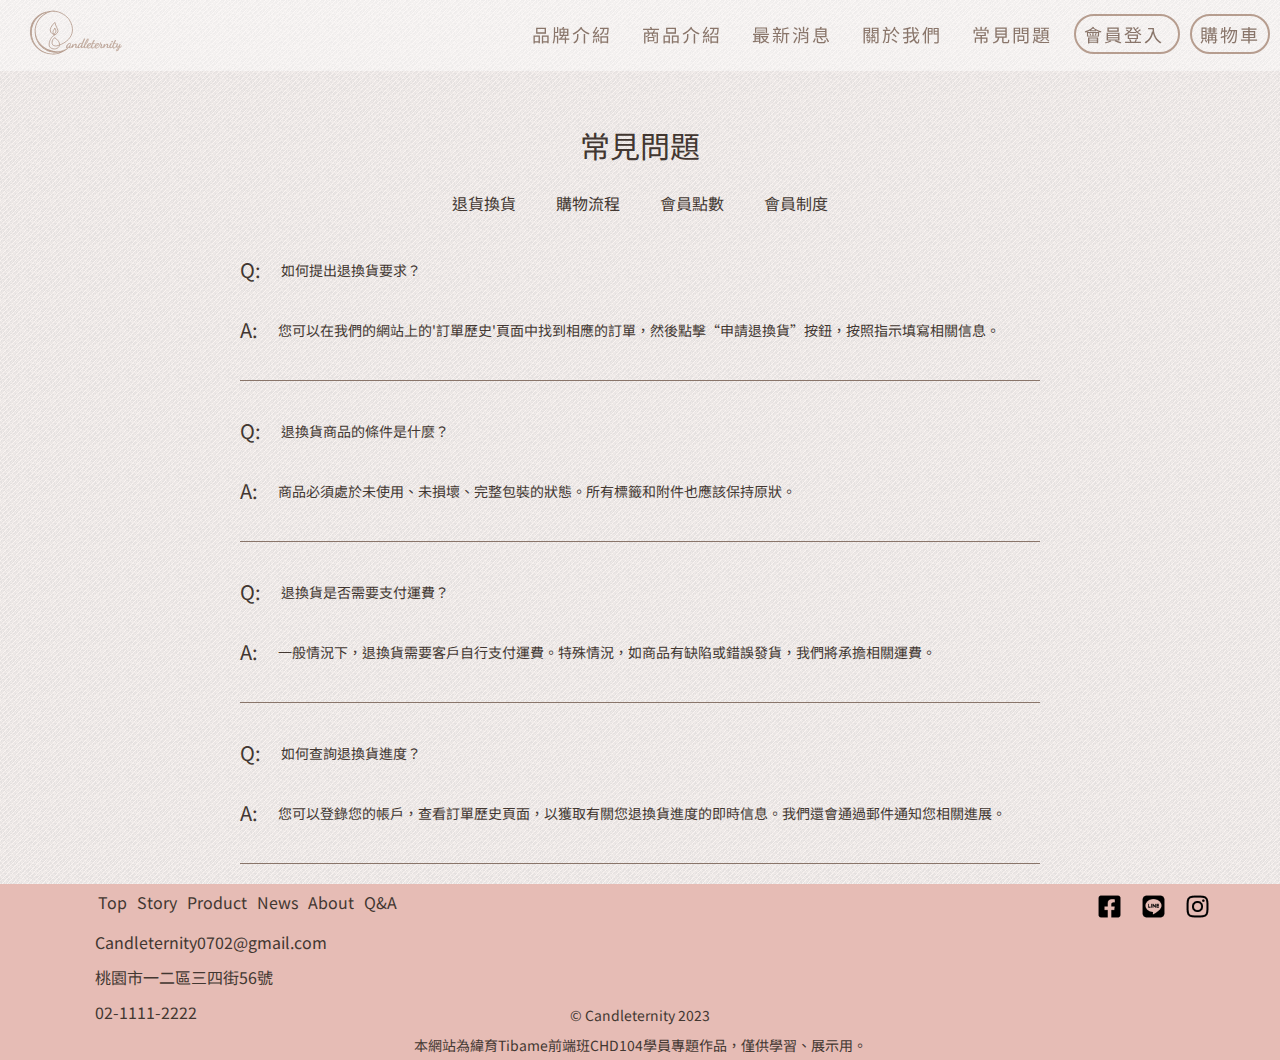
<file: Q&A.html>
<!DOCTYPE html>
<html lang="en">
<head>
    <meta charset="UTF-8">
    <meta name="viewport" content="width=device-width, initial-scale=1.0">
    <title>Q&A</title>
    <link rel="stylesheet" href="./CSS/reset.css">
    <link rel="stylesheet" href="./CSS/grid.css">
    <link rel="stylesheet" href="./CSS/Q&A.css">

    <link rel="icon" href="./HomePage_Photo/icon3.ico" type="image/x-icon">

    <link rel="stylesheet" href="https://fonts.googleapis.com/css?family=Noto+Sans+TC&display=swap">
    <link rel="stylesheet" href="https://cdnjs.cloudflare.com/ajax/libs/font-awesome/6.4.2/css/all.min.css" integrity="sha512-z3gLpd7yknf1YoNbCzqRKc4qyor8gaKU1qmn+CShxbuBusANI9QpRohGBreCFkKxLhei6S9CQXFEbbKuqLg0DA==" crossorigin="anonymous" referrerpolicy="no-referrer" />
    <script src="./JS/jquery-3.7.1.js"></script>
    <script src="./JS/index.js"></script>
</head>
<body>
    <header>
        <input type="checkbox" id="menu">
        <div class="hometitle">
            <div class="logo">
                <a class="logo_a" href="./index.html">
                <img class="logo_photo" src="./HomePage_Photo/logo.svg" alt="Candleternity">
                </a>
            </div>
            <label for="menu" class="hbtn">
                <span></span>
                <span></span>
            </label>
            <nav class="function">
                <a class="ft_t" href="./index.html/#brand_intr">品牌介紹</a>
                <!--scroll-behavior: smooth-->
                <a class="ft_t" href="./product.html">商品介紹</a>
                <a class="ft_t" href="./news.html">最新消息</a>
                <a class="ft_t" href="./about.html">關於我們</a>
                <a class="ft_t" href="./Q&A.html">常見問題</a> 
                <a class="member js_member" href="#">
                    <i class="fa-solid fa-user"></i>
                    <div class="mem_p">會員登入</div>
                </a>
                <a class="member" href="./cart.html">
                    <i class="fa-solid fa-cart-shopping"></i>
                    <div class="mem_p2">購物車</div>
                </a>
            </nav>  
        </div>
    </header> 

    <div class="col-12 col-md-12" id="mm">
        <h2 class="member_title">會員登入</h2>
        <form class="member_login">
            <label for="account">帳號</label>
            <input type="email" id="account" placeholder=" 請輸入Email" size="30">
            <br>
            <label for="number">密碼</label>
            <input type="password" id="number" placeholder=" 密碼為8~12碼(含英文大小寫)" minlength="8" maxlength="12" size="30">
            <br>
            <input type="submit" value="登入" class="submit_btn">
            <br>
            <button class="btn_f">
                <img src="./member_photo/facebook.png" alt="facebook" class="btn_icon">
                facebook 登入</button>
            <button class="btn_l">
                <img src="./member_photo/line.png" alt="line" class="btn_icon">
                line 登入</button>
            <br>
            <button class="btn_log">尚未註冊？</button>
        </form>
    </div>
    
    <div class="qa_content">
        <div class="container">
            <div class="row">
                <div class="col-12 col-md-12">
                    <h2 class="qa_title">常見問題</h2>
                    <ul class="qa_sort">
                        <li class="qa_item">退貨換貨</li>
                        <li class="qa_item">購物流程</li>
                        <li class="qa_item">會員點數</li>
                        <li class="qa_item">會員制度</li>
                    </ul>
                    <div class="qa_container"></div>
                    <!-- <div class="qa_card">
                        <p class="qa_q">Q:</p>
                        <p class="qa_a">如何提出退換貨要求？</p>
                        <p class="qa_q">A:</p>
                        <p class="qa_a">您可以在我們的網站上的"訂單歷史"頁面中找到相應的訂單，然後點擊“申請退換貨”按鈕，按照指示填寫相關信息。</p>
                    </div> -->
                </div>
            </div>
        </div>
    </div>

    <footer>
        <div class="homefoot">
            <div class="container">
                <div class="row" id="ft_r">
                    <div class="col-12 col-md-6">
                        <div class="foot_function">
                            <a class="foot_btn" href="./index.html">Top</a>
                            <a class="foot_btn" href="#brand_intr">Story</a>
                            <a class="foot_btn" href="./product.html">Product</a>
                            <a class="foot_btn" href="./news.html">News</a>
                            <a class="foot_btn" href="./about.html">About</a>
                            <a class="foot_btn" href="./Q&A.html">Q&A</a>
                        </div>
                        <div class="foot_information">
                            <p>Candleternity0702@gmail.com</p>
                            <p>桃園市一二區三四街56號</p>
                            <p>02-1111-2222</p>
                        </div>
                    </div>
                    <div class="col-12 col-md-6">
                        <div class="foot_icon">
                            <a class="ft_ic" href="#">
                                <!-- <i class="fa-brands fa-square-facebook"></i> -->
                                <img class="ft_pt" src="./HomePage_Photo/facebook.png" alt="facebook">
                            </a>
                            <a class="ft_ic" href="#">
                                <!-- <i class="fa-brands fa-line" id="ln"></i> -->
                                <img class="ft_pt" src="./HomePage_Photo/line.png" alt="line">
                            </a>
                            <a class="ft_ic" href="#">
                                <!-- <i class="fa-brands fa-instagram"></i> -->
                                <img class="ft_pt" src="./HomePage_Photo/instagram.png" alt="insragram">
                            </a>
                        </div>
                        <!-- <div class="logo_icon">
                            <img class="logo_ic" src="./HomePage_Photo/logo_circle.svg" alt="">
                        </div> -->
                    </div>
                </div>
            </div>
            <div class="cr_p">
                <p class="copyright">© Candleternity 2023 </p>
                <p class="copyright">本網站為緯育Tibame前端班CHD104學員專題作品，僅供學習、展示用。</p>
                <!-- <p class="copyright">僅供學習、展示用。</p> -->
            </div>
        </div>
    </footer> 
</body>
</html>
</file>
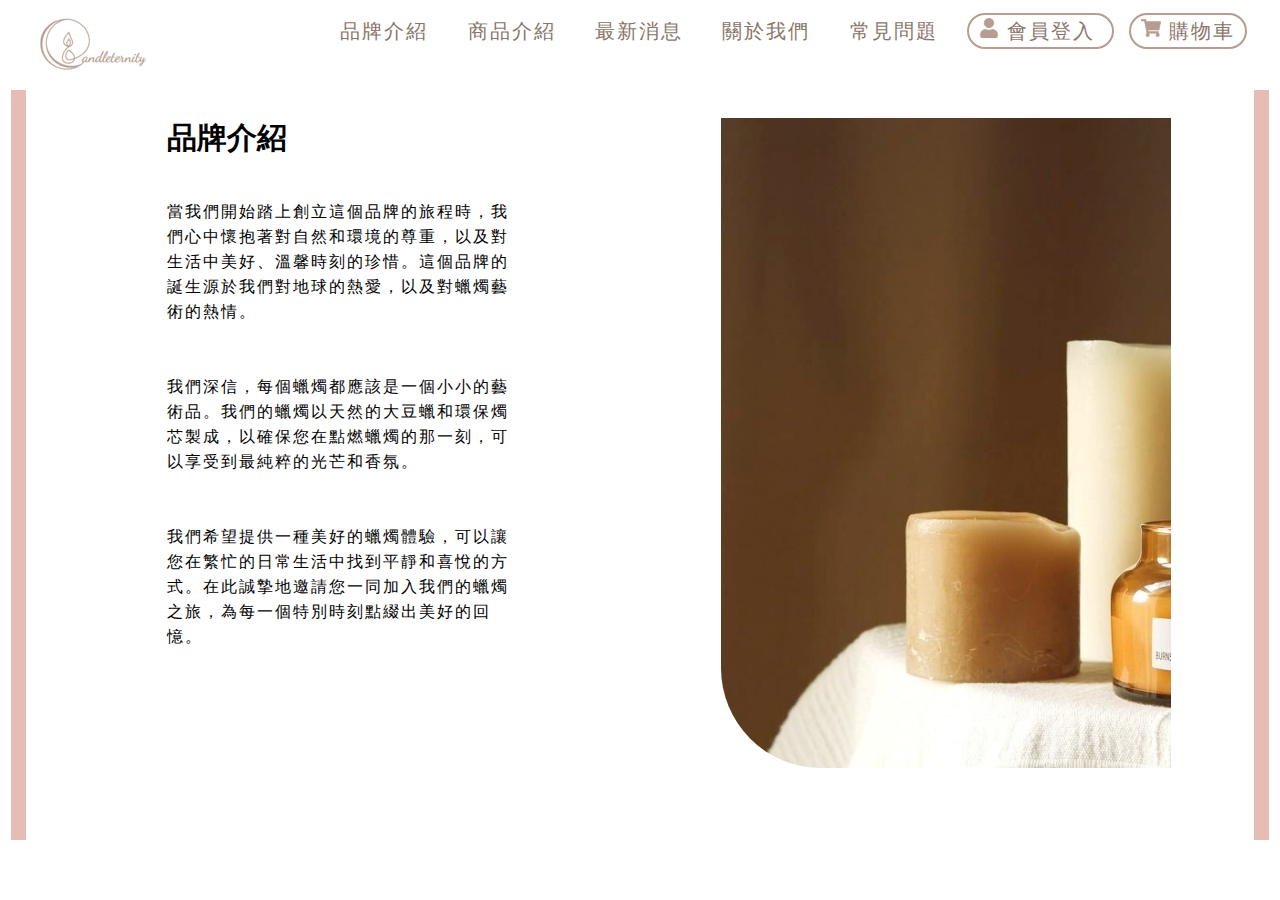
<file: 頁首測試.html>
<!DOCTYPE html>
<html lang="en">
<head>
    <meta charset="UTF-8">
    <meta name="viewport" content="width=device-width, initial-scale=1.0">
    <title>Document</title>
    <link rel="stylesheet" href="grid.css">
    <style>
        .hometitle{
            display: flex;
            justify-content: space-between;
            flex-wrap: wrap;
            padding: 10px;
            background-color: #fff;
            font-family:'Noto Sans TC', sans-serif;
        }
        .logo{
            display: block;  
        }
        .logo_photo{
            margin-left: 20px;
        }
        #menu{
            display: none;
        }
        .hbtn{
            width: 30px;
            height: 30px;
            background-color: #E6BCB5;
            display: flex;
            flex-direction: column;
            justify-content: center;
        }
        @media (width>=768px) {
            .hbtn{
                display: none;
            }
            
        }
        .hbtn span{
            width: 80%;
            height: 2px;
            margin: 3px auto;
            background-color: #fff;
        }
        @media (width<768px) {
            .function{
            display: none;
            width: 100%;
            background-color: #EDD6C9;
            } 
        }
        .member{
            border:2px solid #B69D8F;
            border-radius: 20px;
        }
        .homeicon{
            width: 20px;
            height: 20px;
        }
        .function a{
            text-decoration: none;
            color:#89756A;
            font-size: 20px;
            letter-spacing: 2px;
            padding: 5px 10px;
            margin: 0px 15px 0px 0px;
        }
        @media (width<768px) {
            .function a{
                display: block;
                padding: 8px;
            }
            .member{
                border:none;
                border-radius: 0px;
            }
            #menu:checked ~ .hometitle .function{
                display: block;
            }
            .function a + a{
            border-top: 1px solid #fff;
            }
        }
        
        /* 舊的 .hometitle{
            display: flex;
            align-items: center;
            padding: 0px 10px;
            background-color: white;
            font-family:'Noto Sans TC', sans-serif;
            position: fixed;
            top:0;
            z-index: 1;
            
        }

        .logo{
            display: block;
            margin-left: 100px;
            margin-top: 8px;
            width: 190px;
            height: 70px;

        }
        .function{
            text-align: right;
            width: 100%;
        }
        .ft{
            text-decoration: none;
            display: inline-block;
            color: var(--color_brown);
            font-size: 20px;
            letter-spacing: 2px;
            padding:0px 15px;
            margin-right: 5px;
        }

        .member{
            display: inline-block;
        }
        .people{
            width: 20px;
            height: 20px;
        }
        .mb{
            justify-content: center;
            box-sizing: border-box;
            text-decoration: none;
            color: var(--color_brown);
            font-size: 20px;
            letter-spacing: 1px;
            border:2px solid #B69D8F;
            border-radius: 20px;
            padding: 5px 10px;
            margin-right: 20px;
        }
        .shopbag{
            display: inline-block;
        }
        .cart{
            width: 20px;
            height: 20px;
        } */
        .banner{
        display: flex;
        flex-direction: column;
        position: relative;
        margin-top: 130px;
        }
        .bn{
            width: 1000px;
            height: 480px;
            border-radius: 0px 0px 100px 0px;
            /* aspect-ratio: 1000/480; */
        }
        .banner_word{
            font-size: 50px;
            font-weight: 600;
            color:var(--color_brown);
            /* font-family: 'Sarina', cursive; */
        }
        .bw1{
            position: absolute;
            left: 50%;
            bottom: 95%;
            
        }

        .bw2{
            position: absolute;
            left: 72%;
            bottom: 80%;
            /* font-family: 'Meie Script', cursive; */
        }
        .bw3{
            position: absolute;
            left: 75%;
            bottom: 65%;
        } 
        
        
        .brand_story{
            margin-left: 20%;
            margin-top: 5%;
        }
        .brand_introduce{
        font-size: 30px;
        margin-bottom: 40px;
        }
        .brand_content{
            line-height: 25px;
            letter-spacing: 2px;
            margin-right: 20%;
        }
        .brand_photo{
            width: 450px;
            height: 650px;
            border-radius: 0px 0px 0px 100px;
            margin-top: 5%;
            margin-left: 10%;
        }
        .brand_cube1{
            width: 15px;
            height: 750px;
            background-color: #E6BCB5;
            position: absolute;
            left: 98%;
        }
        .brand_cube2{
            width: 15px;
            height: 750px;
            background-color: #E6BCB5;
            position: absolute;
            right: 98%;
        }
    </style>
</head>
<body>
    <header>
        <input type="checkbox" id="menu">
        <div class="hometitle">
            <div class="logo">
                <img class="logo_photo" src="./HomePage_Photo/LOGO2.png" alt="Candleternity">
            </div>
            <label for="menu" class="hbtn">
                <span></span>
                <span></span>
            </label>
            <nav class="function">
                <a href="">品牌介紹</a>
                <a href="">商品介紹</a>
                <a href="">最新消息</a>
                <a href="">關於我們</a>
                <a href="">常見問題</a> 
                <a class="member" href="">
                    <img class="homeicon" src="./HomePage_Photo/people.png" alt="">
                    會員登入
                </a>
                <a class="member" href="">
                    <img class="homeicon" src="./HomePage_Photo/Shop.png" alt="">
                    購物車
                </a>
            </nav>  
        </div>
    </header>

    <!-- 舊的<header>
        <div class="hometitle">
            <img class="logo" src="./HomePage_Photo/LOGO.png" alt="Candleternity">
            <nav class="function">
                <a class="ft" href="#brand_intr">品牌介紹</a>
                <a class="ft" href="">商品介紹</a>
                <a class="ft" href="">最新消息</a>
                <a class="ft" href="">關於我們</a>
                <a class="ft" href="">常見問題</a> 
                <div class="member">
                    <a class="mb" href="">
                        <img class="people" src="./HomePage_Photo/people.png" alt="">
                        會員登入
                    </a>
                </div>
                <div class="shopbag">
                    <a class="mb" href="">
                        <img class="cart" src="./HomePage_Photo/Shop.png" alt="">
                        購物車
                    </a>
                </div>
            </nav>  
        </div>
    </header> -->

    <!-- <div class="container">
        <div class="row">
            <div class="col-12 col-md-12">
                <img class="bn" src="./HomePage_Photo/banner_photo.jpg" alt="">
            <div class="banner_word">
                <p class="bw1">Light tomorrow</p>
                <p class="bw2">with</p>
                <p class="bw3">today.</p>
            </div>
        </div>
    </div> -->

    <div class="container">
        <div class="row">
            <div class="col-12 col-md-6">
                <div class="brand_story">
                    <h2 class="brand_introduce" >品牌介紹</h2>
                    <p class="brand_content">當我們開始踏上創立這個品牌的旅程時，我們心中懷抱著對自然和環境的尊重，以及對生活中美好、溫馨時刻的珍惜。這個品牌的誕生源於我們對地球的熱愛，以及對蠟燭藝術的熱情。</p>
                    <br>
                    <p class="brand_content">我們深信，每個蠟燭都應該是一個小小的藝術品。我們的蠟燭以天然的大豆蠟和環保燭芯製成，以確保您在點燃蠟燭的那一刻，可以享受到最純粹的光芒和香氛。</p>
                    <br>
                    <p class="brand_content">我們希望提供一種美好的蠟燭體驗，可以讓您在繁忙的日常生活中找到平靜和喜悅的方式。在此誠摯地邀請您一同加入我們的蠟燭之旅，為每一個特別時刻點綴出美好的回憶。</p>
                </div>
            </div>
            <div class="col-12 col-md-6">
                <div class="brand_cube1"></div>
                <div class="brand_cube2"></div>
                <img class="brand_photo" src="./HomePage_Photo/brand_photo.jpg" alt="">
            </div>
        </div>
    </div>




    <!-- 舊的div class="brand">
        <div class="brand_story">
            <h2 class="brand_introduce" >品牌介紹</h2>
            <p class="brand_content">當我們開始踏上創立這個品牌的旅程時，我們心中懷抱著對自然和環境的尊重，以及對生活中美好、溫馨時刻的珍惜。這個品牌的誕生源於我們對地球的熱愛，以及對蠟燭藝術的熱情。</p>
            <br>
            <p class="brand_content">我們深信，每個蠟燭都應該是一個小小的藝術品。我們的蠟燭以天然的大豆蠟和環保燭芯製成，以確保您在點燃蠟燭的那一刻，可以享受到最純粹的光芒和香氛。</p>
            <br>
            <p class="brand_content">我們希望提供一種美好的蠟燭體驗，可以讓您在繁忙的日常生活中找到平靜和喜悅的方式。在此誠摯地邀請您一同加入我們的蠟燭之旅，為每一個特別時刻點綴出美好的回憶。</p>
        </div>
        <img class="brand_photo" src="./HomePage_Photo/brand_photo.jpg" alt="">
        <div class="brand_cube1"></div>
        <div class="brand_cube2"></div>
    </div> -->
</body>
</html>
</file>
<file: CSS/grid.css>
.container{
    --column-gap: 10px;
    max-width: 1200px;
    margin: auto;
    padding-left: var(--column-gap);
    padding-right: var(--column-gap);

}
.row{
    display: flex;
    flex-wrap: wrap;
    margin-left: calc(var(--column-gap)* -1);
    margin-right: calc(var(--column-gap)* -1);
}

[class*="col-"]{
    box-sizing: border-box;padding: 0 25px;
}
    .col-1{width: 8.333333%;}
    .col-2{width: 16.666666%;}
    .col-3{width: 25%;}
    .col-4{width: 33.333333%;}
    .col-5{width: 41.666666%;}
    .col-6{width: 50%;}
    .col-7{width: 58.333333%;}
    .col-8{width: 66.666666%;}
    .col-9{width: 75%;}
    .col-10{width: 83.333333%;}
    .col-11{width: 91.666666%;}
    .col-12{width: 100%;}

@media  (min-width: 768px){
    .col-md-1{width: 8.333333%;}
    .col-md-2{width: 16.666666%;}
    .col-md-3{width: 25%;}
    .col-md-4{width: 33.333333%;}
    .col-md-5{width: 41.666666%;}
    .col-md-6{width: 50%;}
    .col-md-7{width: 58.333333%;}
    .col-md-8{width: 66.666666%;}
    .col-md-9{width: 75%;}
    .col-md-10{width: 83.333333%;}
    .col-md-11{width: 91.666666%;}
    .col-md-12{width: 100%;} 
}

@media  (min-width: 1024px){
    .col-lg-1{width: 8.333333%;}
    .col-lg-2{width: 16.666666%;}
    .col-lg-3{width: 25%;}
    .col-lg-4{width: 33.333333%;}
    .col-lg-5{width: 41.666666%;}
    .col-lg-6{width: 50%;}
    .col-lg-7{width: 58.333333%;}
    .col-lg-8{width: 66.666666%;}
    .col-lg-9{width: 75%;}
    .col-lg-10{width: 83.333333%;}
    .col-lg-11{width: 91.666666%;}
    .col-lg-12{width: 100%;}
}

@media  (min-width: 1200px){
    .col-xl-1{width: 8.333333%;}
    .col-xl-2{width: 16.666666%;}
    .col-xl-3{width: 25%;}
    .col-xl-4{width: 33.333333%;}
    .col-xl-5{width: 41.666666%;}
    .col-xl-6{width: 50%;}
    .col-xl-7{width: 58.333333%;}
    .col-xl-8{width: 66.666666%;}
    .col-xl-9{width: 75%;}
    .col-xl-10{width: 83.333333%;}
    .col-xl-11{width: 91.666666%;}
    .col-xl-12{width: 100%;}
}
</file>
<file: CSS/homepage.css>
.html,body{
    --color_brown: #89756A;
    --color_rose: #E6BCB5;
    --color_font: #423731;
    --color_milktea: #EDD6C9;
    font-family:'Noto Sans TC', sans-serif;
    scroll-behavior: smooth;
    background: url(../HomePage_Photo/background2.png),rgba(246,233,230,0.5);
}

.no-scroll {
    overflow: hidden;
}

.hometitle{
    display: flex;
    justify-content: space-between;
    flex-wrap: wrap;
    padding: 10px 0px;
    background-color: rgba(255,255,255,0.4);
    width: 100%;
    position: fixed;
    top: 0;
    z-index: 1;
    transition: 1s;
}

.not_top{
    background-color: #ffff;
    transition: 1s;
}

.logo{
    display: block;  
}
.logo_photo{
    margin-left: 20px;
    width: 120px;
    height: 50px;
}
.logo_a{
    text-decoration: none;
}
#menu{
    display: none;
}
.hbtn{
    width: 40px;
    height: 40px;
    background-color: #E6BCB5;
    display: flex;
    flex-direction: column;
    justify-content: center;
    margin-right: 15px;
}

@media (width>=768px) {
    .hbtn{
        display: none;
    }
    
}
.hbtn span{
    width: 80%;
    height: 2px;
    margin: 5px auto;
    background-color: #fff;
    transition-duration: 0.5s;
}


.function{
    margin-top: 15px;
}
@media (width<768px) {
    .function {
    display: none;
    width: 100%;
    background-color: #EDD6C9;
    } 
    
}
.member{
    border:2px solid #B69D8F;
    border-radius: 20px;

}
.member:hover{
    /* border:2px solid #ffff; */
    color:#ffff;
    background-color: #B69D8F;
}
.fa-solid::before{
    color:#B69D8F;
    font-size: 20px;
}
.member:hover .fa-solid::before{
    color: #ffff;
}



.mem_p{
    display: inline-block;
    margin-left: 20px;
    margin-right: -3px;
}
.mem_p2{
    display: inline-block;
    margin-left: 25px;
}

.homeicon{
    width: 19px;
    height: 19px;
}
.function a{
    text-decoration: none;
    color:#89756A;
    font-size: 18px;
    letter-spacing: 2px;
    padding: 5px 8px;
    margin: 0px 10px 0px 0px;
}
.function .ft_t:hover{
    color: var(--color_rose);
    font-weight: 500;
    
}
@media (width<768px) {
    .function a{
        display: block;
        padding: 8px;
    }
    .member{
        border:none;
        border-radius: 0px;
    }
    #menu:checked ~ .hometitle .function{
        display: block;
    }
    #menu:checked ~ .hometitle .hbtn{
        background-color: var(--color_brown);
    }
    #menu:checked ~ .hometitle .hbtn span:nth-child(1){
        width: 110%;
        transform: translateX(-7%) translateY(290%)rotate(45deg);
    }
    #menu:checked ~ .hometitle .hbtn span:nth-child(2){
        display: none;
    }
    #menu:checked ~ .hometitle .hbtn span:nth-child(3){
        width: 110%;
        transform: translateX(-7%) translateY(-290%)rotate(-45deg);
    }
    .function a + a{
    border-top: 1px solid #fff;
    }
}

#mm{
    width: 600px;
    height: 400px;
    /* aspect-ratio: 600/400; */
    background-color:rgba(255,255,255,0.9);
    border-radius: 12px;
    position: absolute;
    left: 50%;
    top: 20%;
    text-align: center;
    display: none;
    z-index: 2;
    transform: translateX(-50%);
    display: none;
    @media (max-width: 768px) {
        width: 90%; 
        height: 45%;
        aspect-ratio: 3/2;
    }
}
.member_title{
    font-size: 30px;
    color: var(--color_font);
    text-align: center;
    letter-spacing: 2px;
    margin-top: 30px;
}
.member_login{
    display: inline-block;
    margin: 10px auto;
    font-size: 16px;
}

#account{
    margin-top: 20px;
    margin-left: 10px;
    border: 1px solid var(--color_brown);
    border-radius: 5px;
    height: 20px;
}
#number{
    margin-top: 20px;
    margin-left: 10px;
    border: 1px solid var(--color_brown);
    border-radius: 5px;
    height: 20px;
}
.btn_f{
    margin-top: 20px;
    margin-right: 5px;
    background-color: #3B579D;
    border: none;
    color: #ffff;
    font-size: 16px;
    width: 180px;
    height: 50px;
    border-radius: 5px;
}

.btn_l{
    margin-top: 20px;
    margin-left: 5px;
    background-color: #06C755;
    border: none;
    color: #ffff;
    font-size: 16px;
    width: 180px;
    height: 50px;
    border-radius: 5px;
}
@media (width<768px) {
    .btn_f{
        margin-right: 0;
    }
    .btn_l{
        margin-left: 0;
    }
    
}
.btn_icon{
    width: 40px;
    height: 40px;
    display: inline-block;
    vertical-align:middle;
}
.submit_btn{
    margin-top: 20px;
    font-size: 16px;
    border-style: none;
    border-radius: 20px;
    border:1.5px solid var(--color_brown);
    width: 120px;
    height: 35px;
    background-color: #0000;

}
.btn_log{
    margin-top: 20px;
    font-size: 16px;
    border-style: none;
    border-radius: 20px;
    border:1.5px solid var(--color_brown);
    width: 120px;
    height: 35px;
    background-color: #0000;
}


.banner{
    display: flex;
    flex-direction: column;
    position: relative;
    margin-top: 130px;
}
.banner_photo{
    border-radius: 0px 0px 100px 0px;
    width: 80%;
    aspect-ratio: 1000/480;
    overflow: hidden;
}
.bn{
    width: 100%;
    height: 100%;
    /* border-radius: 0px 0px 100px 0px; */
    object-position: center 70%;
    object-fit: cover;
}
.banner_word{
    font-size: 50px;
    font-weight: 600;
    color:var(--color_brown);
    letter-spacing: 5px;
    font-family: 'Vujahday Script', cursive;
}
@media (width < 1200px) {
    .banner_word{
        font-size: clamp(23px, 4.16666vw, 50px);
    }
}
.bw1{
    position: absolute;
    left: 50%;
    bottom: 95%;
}


.bw2{
    position: absolute;
    left: 72%;
    bottom: 80%;
}
.bw3{
    position: absolute;
    left: 75%;
    bottom: 65%;
}


.brand_story{
    text-align: left;
    margin-left: 100px;
    margin-top: 5%;
    font-family:'Noto Sans TC', sans-serif;
    color: var(--color_font);
}
.brand_introduce{
    font-size: 30px;
    margin-bottom: 40px;
    letter-spacing: 4px;
}
.brand_content{
    font-size: 16px;
    line-height: 25px;
    letter-spacing: 2px;
    margin-right: 20%;
}
.brand_photo{
    aspect-ratio: 400/600;
    border-radius: 0px 0px 0px 100px;
    margin-left: 50px;
    margin-right: 100px;
    margin-top: 5%;
    overflow: hidden;
}

.brand_pt{
    /* object-fit: cover; */
    border-radius: 0px 0px 0px 100px;
    width: 100%;
    height: 100%;
}
.brand_cube1{
    width: 15px;
    height: 750px;
    background-color: var(--color_rose);
    position: absolute;
    left: 98%;
}
.brand_cube2{
    width: 15px;
    height: 750px;
    background-color: var(--color_rose);
    position: absolute;
    right: 98%;
}
@media (width<768px) {
    .brand_cube1{
        left:0;
        height: 500px;
        width: 10px;
    }
    .brand_cube2{
        right:0;
        height: 500px;
        width: 10px;
    }
    /* .brand_content{
        margin-right: 0%;        
    } */
    /* .brand_story{
        margin-right: 0%; 
    } */
    /* .brand_photo{
        margin-right: 0%;
        
    } */
    
}
.product{
    margin-top: 5%;
    font-family:'Noto Sans TC', sans-serif;
    color: var(--color_font);
}
.product_introduce{
    font-size: 30px;
    text-align: center;
    letter-spacing: 4px;
}
#c{
    position:relative;
    width: 990px;
    height:350px;
    margin: auto;
    /* background-color: #bfbfef; */
    overflow: hidden;
}
#r{
    margin-top: 30px;
    text-align: center;
    /* border: 1px solid red; */
    display: flex;
    flex-wrap: nowrap;
    position: relative;
    animation: run 15s infinite;
}
@media (width<768px) {
    #c{
        width: 330px;
    }
    #r{
        animation: run2 15s infinite;
    }
}
#product_card{
    float: left;
    width: 330px;
    height:310px;
    /* border: 1px solid black; */
    
}

@keyframes run {
    0%{left: 0px;}
	20%{left: -330px;}
	50%{left: -660px;}
	70%{left: -330px;}
	90%{left: 0px;}
}
@keyframes run2 {
    0%{left: 0px;}
	20%{left: -330px;}
	50%{left: -660px;}
	70%{left: -990px;}
	90%{left: -1320px;}
}
.product_photo{
    width: 300px;
    height: 200px;
    /* aspect-ratio: 450/200; */
    object-fit: cover;
    object-position: center 70%;
    border-radius: 0px 0px 80px 0px;
}
.product_name{
    font-size: 20px;
    color: var(--color_font);
    margin-top: 20px;
    margin-bottom: 20px;
    letter-spacing: 3px;
}
.btn_cart{
    justify-content: center;
    background-color: #0000;
    border: 1.5px solid var(--color_brown);
    border-radius: 6px;
    padding: 5px 10px;
    color: var(--color_font); 
    font-size: 16px;
}

.sbicon{
    width: 16px;
    height: 16px;
}

/* #productButton{
	text-align: center;
	width: 990px;
	height: 50px;
}
#productButton li{
	width: 20px;
	height: 20px;
	border-radius: 50%;
	background-color: #ddd;
	display: inline-block;
	margin: 8px;
}
#productButton  li.clicked{
	background-color: #666;
} */

.fa-solid{
    color: #000000;
    position: absolute;
}
.fa-chevron-left{
    font-size: 25px;
    margin-top: 12%;
    margin-left: 3%;
}
.fa-chevron-right{
    font-size: 25px;
    margin-left: 96%;
    margin-top: 12%;
}

.in_cart{
    width: 300px;
    height: 200px;
    background-color: rgba(255, 255, 255, 0.4);
    border-radius: 6px;
    
    flex-direction: column;
    margin: auto;
    position: absolute;
    left: 40%;
    top: 30%;
    /* overflow: hidden; */
    display: none;
}
/* .in_cart_open{
    height: 200px;
} */
#tick{
    margin-top: 50px;
    font-size: 40px;
    color: var(--color_brown);
    display: flex;
    justify-content: center;
}
.in_cart_p{
    margin-top: 20px;
    display: inline-block;
    font-size: 18px;
    color: var(--color_brown);
    display: flex;
    justify-content: center;
}


.homefoot{
    font-size: 16px;
    color: var(--color_font);
    width: 100%;
    background-color: var(--color_rose);
}
.foot_function{
    margin-bottom: 15px;
    margin-top: 10px;
    text-align: left;
    
}
.foot_btn{
    text-decoration: none;
    color: var(--color_font);
    margin: 0px 3px;
    
} 
.foot_btn:hover{
    color: #ffff;
    font-weight: 500;
}   

.foot_information{
    line-height: 35px;
    text-align: left;
}
.foot_icon{
    margin-top: 10px; 
    text-align: right;
}
@media (width<768px) {
    .foot_icon{
        text-align: left;
        margin-bottom: 30px;
    }
    .copyright{
        margin-left: 65px;
        width: 290px;
    }
}

.ft_ic{
    padding-right: 20px;
    text-decoration: none;
}
.ft_pt{
    width: 25px;
    height: 25px;
}
#ft_r{
    margin-left: 20px;
}

.cr_p{
    margin-top: -30px;
}
.copyright{
    margin-left: auto;
    margin-right: auto;
    font-size: 14px;
    text-align: center;
    line-height: 30px;
    /* border: 1px solid black; */
}
</file>
<file: CSS/about.css>
.html,body{
    --color_brown: #89756A;
    --color_rose: #E6BCB5;
    --color_font: #423731;
    --color_milktea: #EDD6C9;
    font-family:'Noto Sans TC', sans-serif;
    scroll-behavior: smooth;
    background: url(../HomePage_Photo/background2.png),rgba(246,233,230,0.5);
}

.no-scroll {
    overflow: hidden;
}

.hometitle{
    display: flex;
    justify-content: space-between;
    flex-wrap: wrap;
    padding: 10px 0px;
    background-color: rgba(255,255,255,0.4);
    width: 100%;
    position: fixed;
    top: 0;
    z-index: 1;
    transition: 1s;
}

.not_top{
    background-color: #ffff;
    transition: 1s;
}

.logo{
    display: block;  
}
.logo_photo{
    margin-left: 20px;
    width: 120px;
    height: 50px;
}
.logo_a{
    text-decoration: none;
}
#menu{
    display: none;
}
.hbtn{
    width: 40px;
    height: 40px;
    background-color: #E6BCB5;
    display: flex;
    flex-direction: column;
    justify-content: center;
    margin-right: 15px;
}

@media (width>=768px) {
    .hbtn{
        display: none;
    }
    
}
.hbtn span{
    width: 80%;
    height: 2px;
    margin: 5px auto;
    background-color: #fff;
    transition-duration: 0.5s;
}


.function{
    margin-top: 15px;
}
@media (width<768px) {
    .function {
    display: none;
    width: 100%;
    background-color: #EDD6C9;
    } 
    
}
.member{
    border:2px solid #B69D8F;
    border-radius: 20px;

}
.member:hover{
    /* border:2px solid #ffff; */
    color:#ffff;
    background-color: #B69D8F;
}
.fa-solid::before{
    color:#B69D8F;
    font-size: 20px;
}
.member:hover .fa-solid::before{
    color: #ffff;
}


.mem_p{
    display: inline-block;
    /* margin-left: 20px; */
    /* margin-right: -5px; */
}
.mem_p2{
    display: inline-block;
    /* margin-left: 25px; */
}


.function a{
    text-decoration: none;
    color:#89756A;
    font-size: 18px;
    letter-spacing: 2px;
    padding: 5px 8px;
    margin: 0px 10px 0px 0px;
}
.function .ft_t:hover{
    color: var(--color_rose);
    font-weight: 500;
}
@media (width<768px) {
    .function a{
        display: block;
        padding: 8px;
    }
    .member{
        border:none;
        border-radius: 0px;
    }
    #menu:checked ~ .hometitle .function{
        display: block;
    }
    #menu:checked ~ .hometitle .hbtn{
        background-color: var(--color_brown);
    }
    #menu:checked ~ .hometitle .hbtn span:first-child{
        width: 100%;
        transform: translateX(0%) translateY(250%)rotate(45deg);
    }
    #menu:checked ~ .hometitle .hbtn span:last-child{
        width: 100%;
        transform: translateX(0%) translateY(-250%)rotate(-45deg);
    }
    .function a + a{
    border-top: 1px solid #fff;
    }
}

#mm{
    width: 600px;
    height: 400px;
    /* aspect-ratio: 600/400; */
    background-color:rgba(255,255,255,0.9);
    border-radius: 12px;
    position: absolute;
    left: 50%;
    top: 20%;
    text-align: center;
    display: none;
    z-index: 2;
    transform: translateX(-50%);
    display: none;
    @media (max-width: 768px) {
        width: 90%; 
        height: 45%;
        aspect-ratio: 3/2;
    }
}
.member_title{
    font-size: 30px;
    color: var(--color_font);
    text-align: center;
    letter-spacing: 2px;
    margin-top: 30px;
}
.member_login{
    display: inline-block;
    margin: 10px auto;
    font-size: 16px;
}

#account{
    margin-top: 20px;
    margin-left: 10px;
    border: 1px solid var(--color_brown);
    border-radius: 5px;
    height: 20px;
}
#number{
    margin-top: 20px;
    margin-left: 10px;
    border: 1px solid var(--color_brown);
    border-radius: 5px;
    height: 20px;
}
.btn_f{
    margin-top: 20px;
    margin-right: 5px;
    background-color: #3B579D;
    border: none;
    color: #ffff;
    font-size: 16px;
    width: 180px;
    height: 50px;
    border-radius: 5px;
}

.btn_l{
    margin-top: 20px;
    margin-left: 5px;
    background-color: #06C755;
    border: none;
    color: #ffff;
    font-size: 16px;
    width: 180px;
    height: 50px;
    border-radius: 5px;
}
@media (width<768px) {
    .btn_f{
        margin-right: 0;
    }
    .btn_l{
        margin-left: 0;
    }
    
}
.btn_icon{
    width: 40px;
    height: 40px;
    display: inline-block;
    vertical-align:middle;
}
.submit_btn{
    margin-top: 20px;
    font-size: 16px;
    border-style: none;
    border-radius: 20px;
    border:1.5px solid var(--color_brown);
    width: 120px;
    height: 35px;
    background-color: #0000;

}
.btn_log{
    margin-top: 20px;
    font-size: 16px;
    border-style: none;
    border-radius: 20px;
    border:1.5px solid var(--color_brown);
    width: 120px;
    height: 35px;
    background-color: #0000;
}

.aboutus{
    margin-top: 130px;
    position: relative;
    color: var(--color_font);
}

.aboutus_title{
    font-size: 30px;
    text-align: center;
    letter-spacing: 4px;
}
@media (width<768px) {
    .about_photo2{
        border-radius: 0px 60px 0px 60px;
    }
    .about_pt2{
        border-radius: 0px 50px 0px 50px;
    }
}
.about_photo1{
    aspect-ratio: 800/420;
    border-radius: 100px 0px 0px 100px;
    width: 70%;
    margin-top: 60px;
    margin-bottom: 20px;
    margin-left: auto;
    margin-right: auto;
}
.about_pt1{
    object-fit: cover;
    width: 100%;
    height: 100%;
    transform: scaleX(-1);
    border-radius: 100px 0px 0px 100px;
    
}
.about_photo2{
    /* width: 200px;
    height: 250px; */
    aspect-ratio: 230/150;
    border-radius: 0px 120px 0px 120px;
    width: 30%;
    position: absolute;
    top: 5%;
    right: 15%;
    overflow: hidden;
}
.about_pt2{
    /* width: 200px;
    height: 140px; */
    object-fit: cover;
    object-position: center 55%;
    width: 100%;
    height: 100%;
    border-radius: 0px 120px 0px 120px;
}

#about_card{
    display: flex;
    padding-left: 15%;
    padding-right: 15%;
    /* margin-left: 15%;
    margin-right: 15%; */
    margin-top: 10px;
    margin-bottom: 10px;
    /* border: 1px solid blue; */
}
@media (width<768px) {
    #about_card{
        display: block;
    }
    
}

.aboutus_h{
    font-size: 20px;
    text-align: center;
    letter-spacing: 2px;
    line-height: 20px;
    color: var(--color_font);
    width: 100%;
    margin-top: 10px;
    margin-bottom: 10px;
    /* border: 1px solid black; */

}
.about_pt3{
    width: 280px;
    height: 180px;
    object-fit: cover;
    object-position: center 40%;
    border-radius: 0px 0px 80px 0px;
    margin-left: 10px;
    margin-right: 10px;
    /* margin-top: 30px; */
    /* margin-left: 20px; */
}

.about_content{
    /* vertical-align: middle; */
    display: flex;
    align-items: center;
    /* border: 1px solid red; */
}

.aboutus_p{
    font-size: 16px;
    color: var(--color_font);
    letter-spacing: 2px;
    margin-top: 20px;
    line-height: 20px;
    margin-bottom: 20px;
    text-align: center;
    /* border: 1px solid black; */
}



.homefoot{
    font-size: 16px;
    color: var(--color_font);
    width: 100%;
    background-color: var(--color_rose);
}
.foot_function{
    margin-bottom: 15px;
    margin-top: 10px;
    text-align: left;
}
.foot_btn{
    text-decoration: none;
    color: var(--color_font);
    margin: 0px 3px;
    /* padding-right: 12px; */
    /* border: 1px solid black; */
} 
.foot_btn:hover{
    color: var(--color_milktea);
    font-weight: 600;
}   

.foot_information{
    line-height: 35px;
    text-align: left;
}
.foot_icon{
    margin-top: 10px; 
    text-align: right;
    
}
@media (width<768px) {
    .foot_icon{
        text-align: left;
        margin-bottom: 30px;
    }
    .copyright{
        margin-left: 65px;
        width: 290px;
    }
}

.ft_ic{
    padding-right: 15px;
    text-decoration: none;
}
.ft_pt{
    width: 25px;
    height: 25px;
}
#ft_r{
    margin-left: 30px;
}
/* #ln{
    font-size: 22px;
} */

/* .fa-brands{
    font-size: 25px;
    color: #000000;
} */


.logo_icon{
    text-align: right;
    margin-top: 30px;
    margin-bottom: -50px;
}
@media (width<768px) {
    .logo_icon{
        text-align: left;
    }
    
}
.logo_ic{
    width: 100px;
    height: 100px;
}
.cr_p{
    margin-top: -30px;
}
.copyright{
    font-size: 14px;
    text-align: center;
    line-height: 30px;
}
</file>
<file: grid.css>
.container{
    --column-gap: 10px;
    max-width: 1200px;
    margin: auto;
    padding-left: var(--column-gap);
    padding-right: var(--column-gap);

}
.row{
    display: flex;
    flex-wrap: wrap;
    margin-left: calc(var(--column-gap)* -1);
    margin-right: calc(var(--column-gap)* -1);
}

[class*="col-"]{
    box-sizing: border-box;padding: 0 25px;
}
    .col-1{width: 8.333333%;}
    .col-2{width: 16.666666%;}
    .col-3{width: 25%;}
    .col-4{width: 33.333333%;}
    .col-5{width: 41.666666%;}
    .col-6{width: 50%;}
    .col-7{width: 58.333333%;}
    .col-8{width: 66.666666%;}
    .col-9{width: 75%;}
    .col-10{width: 83.333333%;}
    .col-11{width: 91.666666%;}
    .col-12{width: 100%;}

@media  (min-width: 768px){
    .col-md-1{width: 8.333333%;}
    .col-md-2{width: 16.666666%;}
    .col-md-3{width: 25%;}
    .col-md-4{width: 33.333333%;}
    .col-md-5{width: 41.666666%;}
    .col-md-6{width: 50%;}
    .col-md-7{width: 58.333333%;}
    .col-md-8{width: 66.666666%;}
    .col-md-9{width: 75%;}
    .col-md-10{width: 83.333333%;}
    .col-md-11{width: 91.666666%;}
    .col-md-12{width: 100%;} 
}

@media  (min-width: 1024px){
    .col-lg-1{width: 8.333333%;}
    .col-lg-2{width: 16.666666%;}
    .col-lg-3{width: 25%;}
    .col-lg-4{width: 33.333333%;}
    .col-lg-5{width: 41.666666%;}
    .col-lg-6{width: 50%;}
    .col-lg-7{width: 58.333333%;}
    .col-lg-8{width: 66.666666%;}
    .col-lg-9{width: 75%;}
    .col-lg-10{width: 83.333333%;}
    .col-lg-11{width: 91.666666%;}
    .col-lg-12{width: 100%;}
}

@media  (min-width: 1200px){
    .col-xl-1{width: 8.333333%;}
    .col-xl-2{width: 16.666666%;}
    .col-xl-3{width: 25%;}
    .col-xl-4{width: 33.333333%;}
    .col-xl-5{width: 41.666666%;}
    .col-xl-6{width: 50%;}
    .col-xl-7{width: 58.333333%;}
    .col-xl-8{width: 66.666666%;}
    .col-xl-9{width: 75%;}
    .col-xl-10{width: 83.333333%;}
    .col-xl-11{width: 91.666666%;}
    .col-xl-12{width: 100%;}
}
</file>
<file: Candleternity_homepage.css>
.html,body{
    --color_brown: #89756A;
    --color_rose: #E6BCB5;
    scroll-behavior: smooth;
}
/* #home{
    width: 100%;
    height: 100%;
    background: url(./HomePage_Photo/background_photo.png),rgba(246,233,230,0.3);
} */
.hometitle{
    display: flex;
    justify-content: space-between;
    flex-wrap: wrap;
    padding: 10px;
    background-color: #fff;
    width: 100%;
    font-family:'Noto Sans TC', sans-serif;
    position: fixed;
    top: 0;
    z-index: 1;
}
.logo{
    display: block;  
}
.logo_photo{
    margin-left: 20px;
}
#menu{
    display: none;
}
.hbtn{
    width: 30px;
    height: 30px;
    background-color: #E6BCB5;
    display: flex;
    flex-direction: column;
    justify-content: center;
    margin-right: 15px;
}
@media (width>=768px) {
    .hbtn{
        display: none;
    }
    
}
.hbtn span{
    width: 80%;
    height: 2px;
    margin: 3px auto;
    background-color: #fff;
}
.function{
    margin-top: 15px;
}
@media (width<768px) {
    .function{
    display: none;
    width: 100%;
    background-color: #EDD6C9;
    } 
}
.member{
    border:2px solid #B69D8F;
    border-radius: 20px;
}
.homeicon{
    width: 20px;
    height: 20px;
}
.function a{
    text-decoration: none;
    color:#89756A;
    font-size: 20px;
    letter-spacing: 2px;
    padding: 5px 10px;
    margin: 0px 15px 0px 0px;
}
@media (width<768px) {
    .function a{
        display: block;
        padding: 8px;
    }
    .member{
        border:none;
        border-radius: 0px;
    }
    #menu:checked ~ .hometitle .function{
        display: block;
    }
    .function a + a{
    border-top: 1px solid #fff;
    }
}

.banner{
    display: flex;
    flex-direction: column;
    position: relative;
    margin-top: 130px;
}
.banner_photo{
    border-radius: 0px 0px 100px 0px;
    aspect-ratio: 1000/480;
    width: 80%;
}
.bn{
    object-fit: fill;
    width: 100%;
    height: 100%;
    border-radius: 0px 0px 100px 0px;
    /* object-position: center 70%; */
    /* object-fit: cover;
    aspect-ratio: 1000/480; */
}
.banner_word{
    font-size: 50px;
    font-weight: 600;
    color:var(--color_brown);
    letter-spacing: 5px;
    font-family: 'Vujahday Script', cursive;
}
@media (width < 1200px) {
    .banner_word{
        font-size: clamp(30px, 4.16666vw, 50px);
    }
}
.bw1{
    position: absolute;
    left: 50%;
    bottom: 95%;
    
}

.bw2{
    position: absolute;
    left: 72%;
    bottom: 80%;
    
}
.bw3{
    position: absolute;
    left: 75%;
    bottom: 65%;
}
/* .brand{
    display: flex;
} */
.brand_story{
    text-align: left;
    margin-left: 20%;
    margin-top: 5%;
    font-family:'Noto Sans TC', sans-serif;
}
.brand_introduce{
    font-size: 30px;
    margin-bottom: 40px;
    letter-spacing: 4px;

}
.brand_content{
    font-size: 16px;
    line-height: 25px;
    letter-spacing: 2px;
    margin-right: 20%;
}
.brand_photo{
    width: 450px;
    height: 650px;
    /* aspect-ratio: 450/650; */
    border-radius: 0px 0px 0px 100px;
    margin-right: 10%;
    margin-top: 5%;
}
@media (width<768px) {
    .brand.photo{
        width: 200px;
        height: 300px;
    } 
}
.brand_cube1{
    width: 15px;
    height: 750px;
    background-color: var(--color_rose);
    position: absolute;
    left: 98%;
}

.brand_cube2{
    width: 15px;
    height: 750px;
    background-color: var(--color_rose);
    position: absolute;
    right: 98%;
}
.product{
    margin-top: 5%;
    font-family:'Noto Sans TC', sans-serif;
}
.product_introduce{
    font-size: 30px;
    text-align: center;
    letter-spacing: 4px;
}
.row{
    margin: 30px;
    text-align: center;
    /* gap: 2; */
}
#product_card{
    margin-top: 20px;
    
}
.product_photo{
    width: 100%;
    height: 200px;
    /* aspect-ratio: 450/200; */
    object-fit: cover;
    object-position: center 70%;
    border-radius: 0px 0px 80px 0px;
}
.product_name{
    font-size: 16px;
    color: var(--color_brown);
    margin-top: 20px;
    margin-bottom: 20px;
    letter-spacing: 1px;
}
.pdbtn{
    justify-content: center;
    background-color: #ffff;
    border:1px solid var(--color_brown);
    border-radius: 6px;
    padding: 5px 10px;
}
.shopbag2{
    text-decoration: none;
    color: var(--color_brown); 
    font-size: 16px;
}
.sbicon{
    width: 16px;
    height: 16px;
}
.homefoot{
    display: flex;
    flex-direction: column;
    font-size: 16px;
    color: var(--color_brown);
    width: 100%;
    background-color: var(--color_rose);
    /* opacity: 90%; */
}
.foot_function{
    width: 400px;
    margin:10px 0px 10px 150px;
}
.foot_btn{
    color: var(--color_brown);
    text-decoration: none;
    margin-right: 5px;
    padding-right: 15px;
}
.foot_information{
    line-height: 25px;
    width: 400px;
    margin-left: 150px;
}
.foot_icon{
    display: flex;
    justify-content: end;
    
}
.ft_ic{
    padding-right: 15px;
    
}
.ft_pt{
    width: 25px;
    height: 25px;
}
.copyright{
    font-size: 14px;
    text-align: center;
    line-height: 25px;
}
</file>
<file: CSS/cart.css>
.html,body{
    --color_brown: #89756A;
    --color_rose: #E6BCB5;
    --color_font: #423731;
    --color_milktea: #EDD6C9;
    font-family:'Noto Sans TC', sans-serif;
    scroll-behavior: smooth;
    background: url(../HomePage_Photo/background2.png),rgba(246,233,230,0.5)
}

.no-scroll {
    overflow: hidden;
}

.hometitle{
    display: flex;
    justify-content: space-between;
    flex-wrap: wrap;
    padding: 10px 0px;
    background-color: rgba(255,255,255,0.4);
    width: 100%;
    position: fixed;
    top: 0;
    z-index: 1;
    transition: 1s;
}

.not_top{
    background-color: #ffff;
    transition: 1s;
}

.logo{
    display: block;  
}
.logo_photo{
    margin-left: 20px;
    width: 120px;
    height: 50px;
}
.logo_a{
    text-decoration: none;
}
#menu{
    display: none;
}
.hbtn{
    width: 40px;
    height: 40px;
    background-color: #E6BCB5;
    display: flex;
    flex-direction: column;
    justify-content: center;
    margin-right: 15px;
}

@media (width>=768px) {
    .hbtn{
        display: none;
    }
    
}
.hbtn span{
    width: 80%;
    height: 2px;
    margin: 5px auto;
    background-color: #fff;
    transition-duration: 0.5s;
}


.function{
    margin-top: 15px;
}
@media (width<768px) {
    .function {
    display: none;
    width: 100%;
    background-color: #EDD6C9;
    } 
    
}
.member{
    border:2px solid #B69D8F;
    border-radius: 20px;

}
.member:hover{
    /* border:2px solid #ffff; */
    color:#ffff;
    background-color: #B69D8F;
}
.fa-solid::before{
    color:#B69D8F;
    font-size: 20px;
}
.member:hover .fa-solid::before{
    color: #ffff;
}


.mem_p{
    display: inline-block;
    /* margin-left: 20px; */
    /* margin-right: -5px; */
}
.mem_p2{
    display: inline-block;
    /* margin-left: 25px; */
}


.function a{
    text-decoration: none;
    color:#89756A;
    font-size: 18px;
    letter-spacing: 2px;
    padding: 5px 8px;
    margin: 0px 10px 0px 0px;
}
.function .ft_t:hover{
    color: var(--color_rose);
    font-weight: 500;
}
@media (width<768px) {
    .function a{
        display: block;
        padding: 8px;
    }
    .member{
        border:none;
        border-radius: 0px;
    }
    #menu:checked ~ .hometitle .function{
        display: block;
    }
    #menu:checked ~ .hometitle .hbtn{
        background-color: var(--color_brown);
    }
    #menu:checked ~ .hometitle .hbtn span:first-child{
        width: 100%;
        transform: translateX(0%) translateY(250%)rotate(45deg);
    }
    #menu:checked ~ .hometitle .hbtn span:last-child{
        width: 100%;
        transform: translateX(0%) translateY(-250%)rotate(-45deg);
    }
    .function a + a{
    border-top: 1px solid #fff;
    }
}

#mm{
    width: 600px;
    height: 400px;
    /* aspect-ratio: 600/400; */
    background-color:rgba(255,255,255,0.9);
    border-radius: 12px;
    position: absolute;
    left: 50%;
    top: 20%;
    text-align: center;
    display: none;
    z-index: 2;
    transform: translateX(-50%);
    display: none;
    @media (max-width: 768px) {
        width: 90%; 
        height: 45%;
        aspect-ratio: 3/2;
    }
}
.member_title{
    font-size: 30px;
    color: var(--color_font);
    text-align: center;
    letter-spacing: 2px;
    margin-top: 30px;
}
.member_login{
    display: inline-block;
    margin: 10px auto;
    font-size: 16px;
}

#account{
    margin-top: 20px;
    margin-left: 10px;
    border: 1px solid var(--color_brown);
    border-radius: 5px;
    height: 20px;
}
#number{
    margin-top: 20px;
    margin-left: 10px;
    border: 1px solid var(--color_brown);
    border-radius: 5px;
    height: 20px;
}
.btn_f{
    margin-top: 20px;
    margin-right: 5px;
    background-color: #3B579D;
    border: none;
    color: #ffff;
    font-size: 16px;
    width: 180px;
    height: 50px;
    border-radius: 5px;
}

.btn_l{
    margin-top: 20px;
    margin-left: 5px;
    background-color: #06C755;
    border: none;
    color: #ffff;
    font-size: 16px;
    width: 180px;
    height: 50px;
    border-radius: 5px;
}
@media (width<768px) {
    .btn_f{
        margin-right: 0;
    }
    .btn_l{
        margin-left: 0;
    }
    
}
.btn_icon{
    width: 40px;
    height: 40px;
    display: inline-block;
    vertical-align:middle;
}
.submit_btn{
    margin-top: 20px;
    font-size: 16px;
    border-style: none;
    border-radius: 20px;
    border:1.5px solid var(--color_brown);
    width: 120px;
    height: 35px;
    background-color: #0000;

}
.btn_log{
    margin-top: 20px;
    font-size: 16px;
    border-style: none;
    border-radius: 20px;
    border:1.5px solid var(--color_brown);
    width: 120px;
    height: 35px;
    background-color: #0000;
}

.cart{
    margin-top: 80px;
    margin-bottom: 40px;
    position: relative;
    color: var(--color_font);
}

.process {
    display: flex;
    flex-direction: row;
    margin: 60px auto;
    justify-content: center;
}

.circle {
    width: 40px;
    height: 40px;
    background-color: #bbb;
    border-radius: 50%;
    position: relative;
    margin: 0 20px;
    display: flex;
    flex-direction: column;
    align-items: center;
}

.number {
    font-size: 16px;
    position: absolute;
    top:28%;
}

#arrow{
    font-size: 20px;
    margin: 10px 20px;
}

.pr_p {
    font-size: 14px;
    width: 80px;
    text-align: center;
    position: absolute;
    top:120%;
}
/* .cart_content{
    border: 1px solid red;
    display: none;
} */
.cart_title{
    font-size: 22px;
    color: var(--color_font);
    margin-left: 10%;
    
}

.cart_card{
    margin-top: 20px;
    margin-bottom: 40px;
    display: flex;
    flex-direction: row;
    /* display: none; */
}
.cart_card img{
    width: 100px;
    height: 60px;
    border-radius: 0px 0px 20px 0px;
    margin: auto;
}
.product_name{
    display: inline-block;
    /* width: 300px; */
    margin-left: 20px;
    margin: auto;
}
.product_n{
    display: inline-block;
    margin: auto;
    /* border: 1px solid red; */
}
.num{
    display: inline-block;
}
.minus{
    width: 20px;
    height: 20px;
    border: 1px solid var(--color_brown);
    border-radius: 50%;
    
}
.plus{
    width: 20px;
    height: 20px;
    border: 1px solid var(--color_brown);
    border-radius: 50%;
    
}

.cart_function{
    display: flex;
    flex-direction: column;
    padding-left: 10%;
    /* border: 1px solid red; */
}
@media (width<768px) {
    .cart_function{
        padding-left: 0;
    }
    .cart_title{
        margin-left: 0;        
    }
    /* .buy{
        width: 100%;
    } */
}
.cart_ft{
    display: inline-block;
    margin-top: 40px;
    
}
select{
    border: none;
    margin-left: 20px;
    height: 30px;
}
.cart_p{
    margin-top: 40px;
}
.buy{
    display: flex;
    justify-content: center;
    align-items: center;
    font-size: 18px;
    font-weight: 600;
    color:var(--color_font);
    margin-left: auto;
    margin-right: auto;
    margin-top: 40px;
    border: 1.5px solid var(--color_brown);
    border-radius: 10px;
    background-color: #0000;
    padding: 5px 40px;
    /* width: 600px; */
    height: 40px;
}
.buy:hover{
    color:#ffff;
    border: 1.5px solid #ffff;
    background-color: var(--color_brown);
}

.homefoot{
    font-size: 16px;
    color: var(--color_font);
    width: 100%;
    background-color: var(--color_rose);
}
.foot_function{
    margin-bottom: 15px;
    margin-top: 10px;
    text-align: left;
}
.foot_btn{
    text-decoration: none;
    color: var(--color_font);
    margin: 0px 3px;
    /* padding-right: 12px; */
    /* border: 1px solid black; */
} 
.foot_btn:hover{
    color: var(--color_milktea);
    font-weight: 600;
}   

.foot_information{
    line-height: 35px;
    text-align: left;
}
.foot_icon{
    margin-top: 10px; 
    text-align: right;
    
}
@media (width<768px) {
    .foot_icon{
        text-align: left;
        margin-bottom: 30px;
    }
    .copyright{
        margin-left: 65px;
        width: 290px;
    }
}

.ft_ic{
    padding-right: 15px;
    text-decoration: none;
}
.ft_pt{
    width: 25px;
    height: 25px;
}
#ft_r{
    margin-left: 30px;
}
/* #ln{
    font-size: 22px;
} */

/* .fa-brands{
    font-size: 25px;
    color: #000000;
} */


.logo_icon{
    text-align: right;
    margin-top: 30px;
    margin-bottom: -50px;
}
@media (width<768px) {
    .logo_icon{
        text-align: left;
    }
    
}
.logo_ic{
    width: 100px;
    height: 100px;
}
.cr_p{
    margin-top: -30px;
}
.copyright{
    font-size: 14px;
    text-align: center;
    line-height: 30px;
}
</file>
<file: CSS/member.css>
.html,body{
    --color_brown: #89756A;
    --color_rose: #E6BCB5;
    --color_font: #423731;
    --color_milktea: #EDD6C9;
    font-family:'Noto Sans TC', sans-serif;
    scroll-behavior: smooth;
    background: url(../HomePage_Photo/background2.png),rgba(246,233,230,0.5)
}

.hometitle{
    display: flex;
    justify-content: space-between;
    flex-wrap: wrap;
    padding: 10px 0px;
    background-color: rgba(255,255,255,0.4);
    width: 100%;
    position: fixed;
    top: 0;
    z-index: 1;
    transition: 1s;
}

.not_top{
    background-color: #ffff;
    transition: 1s;
}

.logo{
    display: block;  
}
.logo_photo{
    margin-left: 20px;
    width: 120px;
    height: 50px;
}
.logo_a{
    text-decoration: none;
}
#menu{
    display: none;
}
.hbtn{
    width: 40px;
    height: 40px;
    background-color: #E6BCB5;
    display: flex;
    flex-direction: column;
    justify-content: center;
    margin-right: 15px;
}

@media (width>=768px) {
    .hbtn{
        display: none;
    }
    
}
.hbtn span{
    width: 80%;
    height: 2px;
    margin: 5px auto;
    background-color: #fff;
    transition-duration: 0.5s;
}


.function{
    margin-top: 15px;
}
@media (width<768px) {
    .function {
    display: none;
    width: 100%;
    background-color: #EDD6C9;
    } 
    
}
.member{
    border:2px solid #B69D8F;
    border-radius: 20px;

}
.member:hover{
    /* border:2px solid #ffff; */
    color:#ffff;
    background-color: #B69D8F;
}
.fa-solid::before{
    color:#B69D8F;
    font-size: 20px;
}
.member:hover .fa-solid::before{
    color: #ffff;
}


.mem_p{
    display: inline-block;
    /* margin-left: 20px; */
    /* margin-right: -5px; */
}
.mem_p2{
    display: inline-block;
    /* margin-left: 25px; */
}


.function a{
    text-decoration: none;
    color:#89756A;
    font-size: 18px;
    letter-spacing: 2px;
    padding: 5px 8px;
    margin: 0px 10px 0px 0px;
}
.function .ft_t:hover{
    color: var(--color_rose);
    font-weight: 500;
}
@media (width<768px) {
    .function a{
        display: block;
        padding: 8px;
    }
    .member{
        border:none;
        border-radius: 0px;
    }
    #menu:checked ~ .hometitle .function{
        display: block;
    }
    #menu:checked ~ .hometitle .hbtn{
        background-color: var(--color_brown);
    }
    #menu:checked ~ .hometitle .hbtn span:first-child{
        width: 100%;
        transform: translateX(0%) translateY(250%)rotate(45deg);
    }
    #menu:checked ~ .hometitle .hbtn span:last-child{
        width: 100%;
        transform: translateX(0%) translateY(-250%)rotate(-45deg);
    }
    .function a + a{
    border-top: 1px solid #fff;
    }
}

.member_content{
    margin-top: 80px;
    margin-bottom: 40px;
    position: relative;
    color: var(--color_font);
}
#mm{
    margin-top: 30px;
    /* width: 800px;
    height: 600px; */
    aspect-ratio: 360/180;
    background-color:rgba(255,255,255,0.5);
    border-radius: 10px;
    position: relative;
    margin-left: 15%;
    margin-right: 15%;
    text-align: center;
}
.member_title{
    font-size: 30px;
    color: var(--color_font);
    text-align: center;
    letter-spacing: 2px;
    margin-top: 30px;
}
.member_login{
    display: inline-block;
    margin: 10px auto;
    font-size: 16px;
}

#account{
    margin-top: 20px;
    margin-left: 10px;
}
#number{
    margin-top: 20px;
    margin-left: 10px;
}
.btn_f{
    margin-top: 20px;
    margin-right: 5px;
    background-color: #3B579D;
    border: none;
    color: #ffff;
    font-size: 16px;
    width: 180px;
    height: 50px;
    border-radius: 5px;
}

.btn_l{
    margin-top: 20px;
    margin-left: 5px;
    background-color: #06C755;
    border: none;
    color: #ffff;
    font-size: 16px;
    width: 180px;
    height: 50px;
    border-radius: 5px;
}
@media (width<768px) {
    .btn_f{
        margin-right: 0;
    }
    .btn_l{
        margin-left: 0;
    }
}
.btn_icon{
    width: 40px;
    height: 40px;
    display: inline-block;
    vertical-align:middle;
}
.submit_btn{
    margin-top: 20px;
    font-size: 16px;
    border-style: none;
    border-radius: 20px;
    border:1.5px solid var(--color_brown);
    width: 120px;
    height: 40px;

}
.btn_log{
    margin-top: 20px;
    font-size: 16px;
    border-style: none;
    border-radius: 20px;
    border:1.5px solid var(--color_brown);
    width: 120px;
    height: 40px;

}

.homefoot{
    font-size: 16px;
    color: var(--color_font);
    width: 100%;
    background-color: var(--color_rose);
}
.foot_function{
    margin-bottom: 15px;
    margin-top: 10px;
    text-align: left;
}
.foot_btn{
    text-decoration: none;
    color: var(--color_font);
    margin: 0px 3px;
    /* padding-right: 12px; */
    /* border: 1px solid black; */
} 
.foot_btn:hover{
    color: var(--color_milktea);
    font-weight: 600;
}   

.foot_information{
    line-height: 35px;
    text-align: left;
}
.foot_icon{
    margin-top: 10px; 
    text-align: right;
    
}
@media (width<768px) {
    .foot_icon{
        text-align: left;
        margin-bottom: 30px;
    }
    .copyright{
        margin-left: 65px;
        width: 290px;
    }
}

.ft_ic{
    padding-right: 15px;
    text-decoration: none;
}
.ft_pt{
    width: 25px;
    height: 25px;
}
#ft_r{
    margin-left: 30px;
}
/* #ln{
    font-size: 22px;
} */

/* .fa-brands{
    font-size: 25px;
    color: #000000;
} */


.logo_icon{
    text-align: right;
    margin-top: 30px;
    margin-bottom: -50px;
}
@media (width<768px) {
    .logo_icon{
        text-align: left;
    }
    
}
.logo_ic{
    width: 100px;
    height: 100px;
}
.cr_p{
    margin-top: -30px;
}
.copyright{
    font-size: 14px;
    text-align: center;
    line-height: 30px;
}
</file>
<file: CSS/news.css>
.html,body{
    --color_brown: #89756A;
    --color_rose: #E6BCB5;
    --color_font: #423731;
    font-family:'Noto Sans TC', sans-serif;
    /* scroll-behavior: smooth; */
    background: url(../HomePage_Photo/background2.png),rgba(246,233,230,0.5);
}

.no-scroll {
    overflow: hidden;
}

.hometitle{
    display: flex;
    justify-content: space-between;
    flex-wrap: wrap;
    padding: 10px 0px;
    background-color: rgba(255,255,255,0.4);
    width: 100%;
    position: fixed;
    top: 0;
    z-index: 1;
    transition: 1s;
}

.not_top{
    background-color: #ffff;
    transition: 1s;
}

.logo{
    display: block;  
}
.logo_photo{
    margin-left: 20px;
    width: 120px;
    height: 50px;
}
.logo_a{
    text-decoration: none;
}
#menu{
    display: none;
}
.hbtn{
    width: 40px;
    height: 40px;
    background-color: #E6BCB5;
    display: flex;
    flex-direction: column;
    justify-content: center;
    margin-right: 15px;
}

@media (width>=768px) {
    .hbtn{
        display: none;
    }
    
}
.hbtn span{
    width: 80%;
    height: 2px;
    margin: 5px auto;
    background-color: #fff;
    transition-duration: 0.5s;
}


.function{
    margin-top: 15px;
}
@media (width<768px) {
    .function {
    display: none;
    width: 100%;
    background-color: #EDD6C9;
    } 
    
}
.member{
    border:2px solid #B69D8F;
    border-radius: 20px;

}
.member:hover{
    /* border:2px solid #ffff; */
    color:#ffff;
    background-color: #B69D8F;
}
.fa-solid::before{
    color:#B69D8F;
    font-size: 20px;
}
.member:hover .fa-solid::before{
    color: #ffff;
}


.mem_p{
    display: inline-block;
    /* margin-left: 20px; */
    /* margin-right: -5px; */
}
.mem_p2{
    display: inline-block;
    /* margin-left: 25px; */
}


.function a{
    text-decoration: none;
    color:#89756A;
    font-size: 18px;
    letter-spacing: 2px;
    padding: 5px 8px;
    margin: 0px 10px 0px 0px;
}
.function .ft_t:hover{
    color: var(--color_rose);
    font-weight: 500;
}
@media (width<768px) {
    .function a{
        display: block;
        padding: 8px;
    }
    .member{
        border:none;
        border-radius: 0px;
    }
    #menu:checked ~ .hometitle .function{
        display: block;
    }
    #menu:checked ~ .hometitle .hbtn{
        background-color: var(--color_brown);
    }
    #menu:checked ~ .hometitle .hbtn span:first-child{
        width: 100%;
        transform: translateX(0%) translateY(250%)rotate(45deg);
    }
    #menu:checked ~ .hometitle .hbtn span:last-child{
        width: 100%;
        transform: translateX(0%) translateY(-250%)rotate(-45deg);
    }
    .function a + a{
    border-top: 1px solid #fff;
    }
}

#mm{
    width: 600px;
    height: 400px;
    /* aspect-ratio: 600/400; */
    background-color:rgba(255,255,255,0.9);
    border-radius: 12px;
    position: absolute;
    left: 50%;
    top: 20%;
    text-align: center;
    display: none;
    z-index: 2;
    transform: translateX(-50%);
    display: none;
    @media (max-width: 768px) {
        width: 90%; 
        height: 45%;
        aspect-ratio: 3/2;
    }
}
.member_title{
    font-size: 30px;
    color: var(--color_font);
    text-align: center;
    letter-spacing: 2px;
    margin-top: 30px;
}
.member_login{
    display: inline-block;
    margin: 10px auto;
    font-size: 16px;
}

#account{
    margin-top: 20px;
    margin-left: 10px;
    border: 1px solid var(--color_brown);
    border-radius: 5px;
    height: 20px;
}
#number{
    margin-top: 20px;
    margin-left: 10px;
    border: 1px solid var(--color_brown);
    border-radius: 5px;
    height: 20px;
}
.btn_f{
    margin-top: 20px;
    margin-right: 5px;
    background-color: #3B579D;
    border: none;
    color: #ffff;
    font-size: 16px;
    width: 180px;
    height: 50px;
    border-radius: 5px;
}

.btn_l{
    margin-top: 20px;
    margin-left: 5px;
    background-color: #06C755;
    border: none;
    color: #ffff;
    font-size: 16px;
    width: 180px;
    height: 50px;
    border-radius: 5px;
}
@media (width<768px) {
    .btn_f{
        margin-right: 0;
    }
    .btn_l{
        margin-left: 0;
    }
    
}
.btn_icon{
    width: 40px;
    height: 40px;
    display: inline-block;
    vertical-align:middle;
}
.submit_btn{
    margin-top: 20px;
    font-size: 16px;
    border-style: none;
    border-radius: 20px;
    border:1.5px solid var(--color_brown);
    width: 120px;
    height: 35px;
    background-color: #0000;

}
.btn_log{
    margin-top: 20px;
    font-size: 16px;
    border-style: none;
    border-radius: 20px;
    border:1.5px solid var(--color_brown);
    width: 120px;
    height: 35px;
    background-color: #0000;
}


.news{
    margin-top: 130px;
    color: var(--color_font);
    position: relative;
}
.news_title{
    font-size: 30px;
    text-align: center;
    letter-spacing: 4px;
}
#news_card{
    display: flex;
    margin-top: 40px;
    margin-bottom: 40px;  
    padding-left: 10%;  
    /* padding-right: 8%; */
    
}
@media (width<768px) {
    #news_card{
        display: block;
    }

}
.news_photoborder{
    
}
.news_photo{
    width: 320px;
    height: 220px;
    object-fit: cover;
    object-position: center 30%;
    border-radius: 0px 0px 80px 0px;
    /* margin-right: 60px; */
    
}


.news_a{
    text-decoration: none;
}
.news_content{
    margin-right: 10%;
    margin-left: 5%;
    margin-top: 20px;
}
.news_p{
    font-size: 16px;
    color: var(--color_font);
    letter-spacing: 2px;
    margin-top: 20px;
    line-height: 20px;
}
.line{
    width: 1200px;
    margin-left: 10%;
    margin-right: 8%;
    border: 0.5px solid var(--color_brown);
}
.more{
    position: absolute;
    bottom: 10px;
    right: 8%;
    width: 30px;
    height: 20px;
    border: 1px solid var(--color_milktea);
    cursor: pointer;
}



.homefoot{
    font-size: 16px;
    color: var(--color_font);
    width: 100%;
    background-color: var(--color_rose);
}
.foot_function{
    margin-bottom: 15px;
    margin-top: 10px;
    text-align: left;
    
}
.foot_btn{
    text-decoration: none;
    color: var(--color_font);
    margin: 0px 3px;
    
} 
.foot_btn:hover{
    color: #ffff;
    font-weight: 500;
}   

.foot_information{
    line-height: 35px;
    text-align: left;
}
.foot_icon{
    margin-top: 10px; 
    text-align: right;
}
@media (width<768px) {
    .foot_icon{
        text-align: left;
        margin-bottom: 30px;
    }
    .copyright{
        margin-left: 65px;
        width: 290px;
    }
}

.ft_ic{
    padding-right: 20px;
    text-decoration: none;
}
.ft_pt{
    width: 25px;
    height: 25px;
}
#ft_r{
    margin-left: 20px;
}

.cr_p{
    margin-top: -30px;
}
.copyright{
    margin-left: auto;
    margin-right: auto;
    font-size: 14px;
    text-align: center;
    line-height: 30px;
    /* border: 1px solid black; */
}
</file>
<file: CSS/product.css>
.html,body{
    --color_brown: #89756A;
    --color_rose: #E6BCB5;
    --color_font: #423731;
    --color_milktea: #EDD6C9;
    font-family:'Noto Sans TC', sans-serif;
    scroll-behavior: smooth;
    background: url(../HomePage_Photo/background2.png),rgba(246,233,230,0.5)
}

.no-scroll {
    overflow: hidden;
}

.hometitle{
    display: flex;
    justify-content: space-between;
    flex-wrap: wrap;
    padding: 10px 0px;
    background-color: rgba(255,255,255,0.4);
    width: 100%;
    position: fixed;
    top: 0;
    z-index: 1;
    transition: 1s;
}

.not_top{
    background-color: #ffff;
    transition: 1s;
}

.logo{
    display: block;  
}
.logo_photo{
    margin-left: 20px;
    width: 120px;
    height: 50px;
}
.logo_a{
    text-decoration: none;
}
#menu{
    display: none;
}
.hbtn{
    width: 40px;
    height: 40px;
    background-color: #E6BCB5;
    display: flex;
    flex-direction: column;
    justify-content: center;
    margin-right: 15px;
}

@media (width>=768px) {
    .hbtn{
        display: none;
    }
    
}
.hbtn span{
    width: 80%;
    height: 2px;
    margin: 5px auto;
    background-color: #fff;
    transition-duration: 0.5s;
}


.function{
    margin-top: 15px;
}
@media (width<768px) {
    .function {
    display: none;
    width: 100%;
    background-color: #EDD6C9;
    } 
    
}
.member{
    border:2px solid #B69D8F;
    border-radius: 20px;

}
.member:hover{
    /* border:2px solid #ffff; */
    color:#ffff;
    background-color: #B69D8F;
}
.fa-solid::before{
    color:#B69D8F;
    font-size: 20px;
}
.member:hover .fa-solid::before{
    color: #ffff;
}


.mem_p{
    display: inline-block;
    /* margin-left: 20px; */
    /* margin-right: -5px; */
}
.mem_p2{
    display: inline-block;
    /* margin-left: 25px; */
}


.function a{
    text-decoration: none;
    color:#89756A;
    font-size: 18px;
    letter-spacing: 2px;
    padding: 5px 8px;
    margin: 0px 10px 0px 0px;
}
.function .ft_t:hover{
    color: var(--color_rose);
    font-weight: 500;
}
@media (width<768px) {
    .function a{
        display: block;
        padding: 8px;
    }
    .member{
        border:none;
        border-radius: 0px;
    }
    #menu:checked ~ .hometitle .function{
        display: block;
    }
    #menu:checked ~ .hometitle .hbtn{
        background-color: var(--color_brown);
    }
    #menu:checked ~ .hometitle .hbtn span:first-child{
        width: 100%;
        transform: translateX(0%) translateY(250%)rotate(45deg);
    }
    #menu:checked ~ .hometitle .hbtn span:last-child{
        width: 100%;
        transform: translateX(0%) translateY(-250%)rotate(-45deg);
    }
    .function a + a{
    border-top: 1px solid #fff;
    }
}

#mm{
    width: 600px;
    height: 400px;
    /* aspect-ratio: 600/400; */
    background-color:rgba(255,255,255,0.9);
    border-radius: 12px;
    position: absolute;
    left: 50%;
    top: 20%;
    text-align: center;
    display: none;
    z-index: 2;
    transform: translateX(-50%);
    display: none;
    @media (max-width: 768px) {
        width: 90%; 
        height: 45%;
        aspect-ratio: 3/2;
    }
}
.member_title{
    font-size: 30px;
    color: var(--color_font);
    text-align: center;
    letter-spacing: 2px;
    margin-top: 30px;
}
.member_login{
    display: inline-block;
    margin: 10px auto;
    font-size: 16px;
}

#account{
    margin-top: 20px;
    margin-left: 10px;
    border: 1px solid var(--color_brown);
    border-radius: 5px;
    height: 20px;
}
#number{
    margin-top: 20px;
    margin-left: 10px;
    border: 1px solid var(--color_brown);
    border-radius: 5px;
    height: 20px;
}
.btn_f{
    margin-top: 20px;
    margin-right: 5px;
    background-color: #3B579D;
    border: none;
    color: #ffff;
    font-size: 16px;
    width: 180px;
    height: 50px;
    border-radius: 5px;
}

.btn_l{
    margin-top: 20px;
    margin-left: 5px;
    background-color: #06C755;
    border: none;
    color: #ffff;
    font-size: 16px;
    width: 180px;
    height: 50px;
    border-radius: 5px;
}
@media (width<768px) {
    .btn_f{
        margin-right: 0;
    }
    .btn_l{
        margin-left: 0;
    }
    
}
.btn_icon{
    width: 40px;
    height: 40px;
    display: inline-block;
    vertical-align:middle;
}
.submit_btn{
    margin-top: 20px;
    font-size: 16px;
    border-style: none;
    border-radius: 20px;
    border:1.5px solid var(--color_brown);
    width: 120px;
    height: 35px;
    background-color: #0000;

}
.btn_log{
    margin-top: 20px;
    font-size: 16px;
    border-style: none;
    border-radius: 20px;
    border:1.5px solid var(--color_brown);
    width: 120px;
    height: 35px;
    background-color: #0000;
}

.product{
    margin-top: 130px;
    position: relative;
    color: var(--color_font);
}
.product_introduce{
    font-size: 30px;
    text-align: center;
    letter-spacing: 4px;
}
#r{
    margin: 30px;
    text-align: center;
}
#product_card{
    margin-top: 50px;
    z-index: 2;
    /* border: 1px solid red; */
}
#product_card2{
    height: 150px;
}
#product_card3{
    height: 80px;
}

@media (width < 768px) {
    #product_card2{
        height: 0px;
    }
    #product_card3{
        height: 0px;
    }
    /* .product_photo{
        
    } */
    /* .product_t{
        
    } */
}
.product_a{
    text-decoration: none;
    color: var(--color_font);
}
.product_t{
    overflow: hidden;
    border-radius: 0px 0px 80px 0px;
}
.product_photo{
    width: 440px;
    height: 260px;
    object-fit: cover; 
    object-position: center 70%; 
    border-radius: 0px 0px 80px 0px;
}
.product_photo{transform:scale(1,1);transition: all 1s ease-out;}
.product_photo:hover{transform:scale(1.1,1.1);}

.product_name{
    text-align: center;
    font-size: 22px;
    margin-top: 20px;
    margin-bottom: 20px;
    letter-spacing: 2px;
}

.pdbtn{
    justify-content: center;
    background-color: #0000;
    border: 1.5px solid var(--color_brown);
    border-radius: 6px;
    padding: 5px 10px;
    color: var(--color_font); 
    font-size: 16px;
}
/* .shopbag2{
    text-decoration: none;
    color: var(--color_font);
    font-size: 16px;
} */
.sbicon{
    width: 16px;
    height: 16px;
}

.circle1{
    width: 300px;
    height: 300px;
    border: 3px solid var(--color_rose);
    opacity: 0.5;
    border-radius: 50%;
    position: absolute;
    top: 5%;
    right: 20%;
    z-index: -1;
    animation: up 1s alternate infinite;
    
}

@keyframes up{
    0%{top: 20px;}
    50%{bottom: 50px;}
    100%{top: 30px;}
}
@keyframes down{
    0%{bottom: 30px;}
    50%{bottom: 40px;}
    100%{bottom: 20px;}
}
.circle2{
    width: 500px;
    height: 500px;
    border: 3px solid var(--color_rose);
    opacity: 0.5;
    border-radius: 50%;
    position: absolute;
    bottom: 5%;
    left: 15%;
    z-index: -1;
    animation: down 2s alternate infinite;
}
@media (width <= 768px) {
    .circle1{
        display: none;
    }
    .circle2{
        display: none;
    }
}


.homefoot{
    font-size: 16px;
    color: var(--color_font);
    width: 100%;
    background-color: var(--color_rose);
}
.foot_function{
    margin-bottom: 15px;
    margin-top: 10px;
    text-align: left;
    
}
.foot_btn{
    text-decoration: none;
    color: var(--color_font);
    margin: 0px 3px;
    
} 
.foot_btn:hover{
    color: #ffff;
    font-weight: 500;
}   

.foot_information{
    line-height: 35px;
    text-align: left;
}
.foot_icon{
    margin-top: 10px; 
    text-align: right;
}
@media (width<768px) {
    .foot_icon{
        text-align: left;
        margin-bottom: 30px;
    }
    .copyright{
        margin-left: 65px;
        width: 290px;
    }
}

.ft_ic{
    padding-right: 15px;
    text-decoration: none;
}
.ft_pt{
    width: 25px;
    height: 25px;
}
#ft_r{
    margin-left: 15px;
}

.cr_p{
    margin-top: -30px;
}
.copyright{
    margin-left: auto;
    margin-right: auto;
    font-size: 14px;
    text-align: center;
    line-height: 30px;
    /* border: 1px solid black; */
}
</file>
<file: CSS/product_information.css>
.html,body{
    --color_brown: #89756A;
    --color_rose: #E6BCB5;
    --color_font: #423731;
    --color_milktea: #edd7c9;
    font-family:'Noto Sans TC', sans-serif;
    scroll-behavior: smooth;
    background: url(../HomePage_Photo/background2.png),rgba(246,233,230,0.5)
}

.no-scroll {
    overflow: hidden;
}

.hometitle{
    display: flex;
    justify-content: space-between;
    flex-wrap: wrap;
    padding: 10px 0px;
    background-color: rgba(255,255,255,0.4);
    width: 100%;
    position: fixed;
    top: 0;
    z-index: 1;
    transition: 1s;
}

.not_top{
    background-color: #ffff;
    transition: 1s;
}

.logo{
    display: block;  
}
.logo_photo{
    margin-left: 20px;
    width: 120px;
    height: 50px;
}
.logo_a{
    text-decoration: none;
}
#menu{
    display: none;
}
.hbtn{
    width: 40px;
    height: 40px;
    background-color: #E6BCB5;
    display: flex;
    flex-direction: column;
    justify-content: center;
    margin-right: 15px;
}

@media (width>=768px) {
    .hbtn{
        display: none;
    }
    
}
.hbtn span{
    width: 80%;
    height: 2px;
    margin: 5px auto;
    background-color: #fff;
    transition-duration: 0.5s;
}


.function{
    margin-top: 15px;
}
@media (width<768px) {
    .function {
    display: none;
    width: 100%;
    background-color: #EDD6C9;
    } 
    
}
.member{
    border:2px solid #B69D8F;
    border-radius: 20px;

}
.member:hover{
    /* border:2px solid #ffff; */
    color:#ffff;
    background-color: #B69D8F;
}
.fa-solid::before{
    color:#B69D8F;
    font-size: 20px;
}
.member:hover .fa-solid::before{
    color: #ffff;
}


.mem_p{
    display: inline-block;
    /* margin-left: 20px; */
    /* margin-right: -5px; */
}
.mem_p2{
    display: inline-block;
    /* margin-left: 25px; */
}


.function a{
    text-decoration: none;
    color:#89756A;
    font-size: 18px;
    letter-spacing: 2px;
    padding: 5px 8px;
    margin: 0px 10px 0px 0px;
}
.function .ft_t:hover{
    color: var(--color_rose);
    font-weight: 500;
}
@media (width<768px) {
    .function a{
        display: block;
        padding: 8px;
    }
    .member{
        border:none;
        border-radius: 0px;
    }
    #menu:checked ~ .hometitle .function{
        display: block;
    }
    #menu:checked ~ .hometitle .hbtn{
        background-color: var(--color_brown);
    }
    #menu:checked ~ .hometitle .hbtn span:first-child{
        width: 100%;
        transform: translateX(0%) translateY(250%)rotate(45deg);
    }
    #menu:checked ~ .hometitle .hbtn span:last-child{
        width: 100%;
        transform: translateX(0%) translateY(-250%)rotate(-45deg);
    }
    .function a + a{
    border-top: 1px solid #fff;
    }
}

#mm{
    width: 600px;
    height: 400px;
    /* aspect-ratio: 600/400; */
    background-color:rgba(255, 255, 255,0.9);
    border-radius: 12px;
    position: absolute;
    left: 50%;
    top: 20%;
    text-align: center;
    display: none;
    z-index: 2;
    transform: translateX(-50%);
    display: none;
    @media (max-width: 768px) {
        width: 90%; /* 或者根據需要調整百分比 */
        height: 45%;
        aspect-ratio: 3/2; /* 保持 2:3 的長寬比例，可以根據需要調整 */
    }
}
.member_title{
    font-size: 30px;
    color: var(--color_font);
    text-align: center;
    letter-spacing: 2px;
    margin-top: 30px;
}
.member_login{
    display: inline-block;
    margin: 10px auto;
    font-size: 16px;
}

#account{
    margin-top: 20px;
    margin-left: 10px;
    border: 1px solid var(--color_brown);
    border-radius: 5px;
    height: 20px;
}
#number{
    margin-top: 20px;
    margin-left: 10px;
    border: 1px solid var(--color_brown);
    border-radius: 5px;
    height: 20px;
}
.btn_f{
    margin-top: 20px;
    margin-right: 5px;
    background-color: #3B579D;
    border: none;
    color: #ffff;
    font-size: 16px;
    width: 180px;
    height: 50px;
    border-radius: 5px;
}

.btn_l{
    margin-top: 20px;
    margin-left: 5px;
    background-color: #06C755;
    border: none;
    color: #ffff;
    font-size: 16px;
    width: 180px;
    height: 50px;
    border-radius: 5px;
}
@media (width<768px) {
    .btn_f{
        margin-right: 0;
    }
    .btn_l{
        margin-left: 0;
    }
    
}
.btn_icon{
    width: 40px;
    height: 40px;
    display: inline-block;
    vertical-align:middle;
}
.submit_btn{
    margin-top: 20px;
    font-size: 16px;
    border-style: none;
    border-radius: 20px;
    border:1.5px solid var(--color_brown);
    width: 120px;
    height: 35px;
    background-color: #0000;

}
.btn_log{
    margin-top: 20px;
    font-size: 16px;
    border-style: none;
    border-radius: 20px;
    border:1.5px solid var(--color_brown);
    width: 120px;
    height: 35px;
    background-color: #0000;
}


.product_information{
    margin-top: 130px;
    color: var(--color_font);
    position: relative;
}
.product_card{
    margin-top: 10px;
    margin-bottom: 30px;
    /* padding-left: 10%; */
}
.product_photo{
    width: 350px;
    height: 250px;
    object-fit: cover;
    object-position: center 70%;
    border-radius: 0px 0px 80px 0px;
    margin-left: 10%;
    
}
@media (width<768px) {
    .product_photo{
        width: 300px;
        height: 200px;
    }
    .pd_p{
        width: 100%;
    }
    /* .in_cart{
        left: 10px;
        top: 10px;
        
    } */
}

.product_name{
    font-size: 16px;
    letter-spacing: 2px;
    line-height: 50px;
    margin-left: 50px;
}
.minus{
    width: 30px;
    height: 30px;
    border: 1px solid var(--color_brown);
    border-radius: 50%;
    /* text-align: center; */
}
.plus{
    width: 30px;
    height: 30px;
    border: 1px solid var(--color_brown);
    border-radius: 50%;
    /* text-align: center; */
}
.num{
    display: inline-block;
}

.btn_a{
    margin-top: 30px;
    margin-left: 50px;
    
}
.btn_cart{
    text-decoration: none;
    justify-content: center;
    display: inline-block;
    text-align: center;
    background-color: #0000;
    border:1.5px solid var(--color_brown);
    border-radius: 6px;
    padding: 8px 8px;
    margin-right: 5px;
    font-size: 14px;
    letter-spacing: 1px;
    color: var(--color_brown);
    width: 120px;
    cursor: pointer;
}

.btn_icon{
    width: 16px;
    height: 16px;
    /* vertical-align:middle; */
}
.line{
    border: 1px solid var(--color_brown);
    margin-top: 30px;
    margin-left: 6%;
    margin-right: 6%;
}

.cart{
    width: 0;
    height: 0; 
}
.in_cart{
    width: 300px;
    height: 200px;
    /* aspect-ratio: 600/200; */
    background-color: rgba(255, 255, 255, 0.8);
    border-radius: 6px;
    flex-direction: column;
    margin: auto;
    position: absolute;
    left: 50%;
    top: 30%;
    transform: translateX(-50%);
    display: none;
    @media (max-width: 768px) {
        width: 80%; /* 或者根據需要調整百分比 */
        aspect-ratio: 2/3; /* 保持 2:3 的長寬比例，可以根據需要調整 */
    }
}

#tick{
    margin-top: 50px;
    font-size: 40px;
    color: var(--color_brown);
    display: flex;
    justify-content: center;
}
.in_cart_p{
    margin-top: 20px;
    display: inline-block;
    font-size: 18px;
    color: var(--color_brown);
    display: flex;
    justify-content: center;
}

.product_introduce{
    font-size: 30px;
    text-align: center;
    letter-spacing: 5px;
    margin-top: 30px;
    margin-bottom: 30px;
}
.pd_p{
    font-size: 16px;
    letter-spacing: 2px;
    line-height: 30px;
    width: 350px;
    margin-left: 10%;
}



.homefoot{
    font-size: 16px;
    color: var(--color_font);
    width: 100%;
    background-color: var(--color_rose);
}
.foot_function{
    margin-bottom: 15px;
    margin-top: 10px;
    text-align: left;
}
.foot_btn{
    text-decoration: none;
    color: var(--color_font);
    margin: 0px 3px;
    /* padding-right: 12px; */
    /* border: 1px solid black; */
} 
.foot_btn:hover{
    color: var(--color_milktea);
    font-weight: 600;
}   

.foot_information{
    line-height: 35px;
    text-align: left;
}
.foot_icon{
    margin-top: 10px; 
    text-align: right;
    
}
@media (width<768px) {
    .foot_icon{
        text-align: left;
        margin-bottom: 30px;
    }
    .copyright{
        margin-left: 65px;
        width: 290px;
    }
}

.ft_ic{
    padding-right: 15px;
    text-decoration: none;
}
.ft_pt{
    width: 25px;
    height: 25px;
}
#ft_r{
    margin-left: 30px;
}
/* #ln{
    font-size: 22px;
} */

/* .fa-brands{
    font-size: 25px;
    color: #000000;
} */


.logo_icon{
    text-align: right;
    margin-top: 30px;
    margin-bottom: -50px;
}
@media (width<768px) {
    .logo_icon{
        text-align: left;
    }
    
}
.logo_ic{
    width: 100px;
    height: 100px;
}
.cr_p{
    margin-top: -30px;
}
.copyright{
    font-size: 14px;
    text-align: center;
    line-height: 30px;
}
</file>
<file: CSS/Q&A.css>
.html,body{
    --color_brown: #89756A;
    --color_rose: #E6BCB5;
    --color_font: #423731;
    --color_milktea: #EDD6C9;
    font-family:'Noto Sans TC', sans-serif;
    scroll-behavior: smooth;
    background: url(../HomePage_Photo/background2.png),rgba(246,233,230,0.5)
}

.no-scroll {
    overflow: hidden;
}
.hometitle{
    display: flex;
    justify-content: space-between;
    flex-wrap: wrap;
    padding: 10px 0px;
    background-color: rgba(255,255,255,0.4);
    width: 100%;
    position: fixed;
    top: 0;
    z-index: 1;
    transition: 1s;
}

.not_top{
    background-color: #ffff;
    transition: 1s;
}

.logo{
    display: block;  
}
.logo_photo{
    margin-left: 20px;
    width: 120px;
    height: 50px;
}
.logo_a{
    text-decoration: none;
}
#menu{
    display: none;
}
.hbtn{
    width: 40px;
    height: 40px;
    background-color: #E6BCB5;
    display: flex;
    flex-direction: column;
    justify-content: center;
    margin-right: 15px;
}

@media (width>=768px) {
    .hbtn{
        display: none;
    }
    
}
.hbtn span{
    width: 80%;
    height: 2px;
    margin: 5px auto;
    background-color: #fff;
    transition-duration: 0.5s;
}


.function{
    margin-top: 15px;
}
@media (width<768px) {
    .function {
    display: none;
    width: 100%;
    background-color: #EDD6C9;
    } 
    
}
.member{
    border:2px solid #B69D8F;
    border-radius: 20px;

}
.member:hover{
    /* border:2px solid #ffff; */
    color:#ffff;
    background-color: #B69D8F;
}
.fa-solid::before{
    color:#B69D8F;
    font-size: 20px;
}
.member:hover .fa-solid::before{
    color: #ffff;
}


.mem_p{
    display: inline-block;
    /* margin-left: 20px; */
    /* margin-right: -5px; */
}
.mem_p2{
    display: inline-block;
    /* margin-left: 25px; */
}


.function a{
    text-decoration: none;
    color:#89756A;
    font-size: 18px;
    letter-spacing: 2px;
    padding: 5px 8px;
    margin: 0px 10px 0px 0px;
}
.function .ft_t:hover{
    color: var(--color_rose);
    font-weight: 500;
}
@media (width<768px) {
    .function a{
        display: block;
        padding: 8px;
    }
    .member{
        border:none;
        border-radius: 0px;
    }
    #menu:checked ~ .hometitle .function{
        display: block;
    }
    #menu:checked ~ .hometitle .hbtn{
        background-color: var(--color_brown);
    }
    #menu:checked ~ .hometitle .hbtn span:first-child{
        width: 100%;
        transform: translateX(0%) translateY(250%)rotate(45deg);
    }
    #menu:checked ~ .hometitle .hbtn span:last-child{
        width: 100%;
        transform: translateX(0%) translateY(-250%)rotate(-45deg);
    }
    .function a + a{
    border-top: 1px solid #fff;
    }
}

#mm{
    width: 600px;
    height: 400px;
    /* aspect-ratio: 600/400; */
    background-color:rgba(255,255,255,0.9);
    border-radius: 12px;
    position: absolute;
    left: 50%;
    top: 20%;
    text-align: center;
    display: none;
    z-index: 2;
    transform: translateX(-50%);
    display: none;
    @media (max-width: 768px) {
        width: 90%; 
        height: 45%;
        aspect-ratio: 3/2;
    }
}
.member_title{
    font-size: 30px;
    color: var(--color_font);
    text-align: center;
    letter-spacing: 2px;
    margin-top: 30px;
}
.member_login{
    display: inline-block;
    margin: 10px auto;
    font-size: 16px;
}

#account{
    margin-top: 20px;
    margin-left: 10px;
    border: 1px solid var(--color_brown);
    border-radius: 5px;
    height: 20px;
}
#number{
    margin-top: 20px;
    margin-left: 10px;
    border: 1px solid var(--color_brown);
    border-radius: 5px;
    height: 20px;
}
.btn_f{
    margin-top: 20px;
    margin-right: 5px;
    background-color: #3B579D;
    border: none;
    color: #ffff;
    font-size: 16px;
    width: 180px;
    height: 50px;
    border-radius: 5px;
}

.btn_l{
    margin-top: 20px;
    margin-left: 5px;
    background-color: #06C755;
    border: none;
    color: #ffff;
    font-size: 16px;
    width: 180px;
    height: 50px;
    border-radius: 5px;
}
@media (width<768px) {
    .btn_f{
        margin-right: 0;
    }
    .btn_l{
        margin-left: 0;
    }
    
}
.btn_icon{
    width: 40px;
    height: 40px;
    display: inline-block;
    vertical-align:middle;
}
.submit_btn{
    margin-top: 20px;
    font-size: 16px;
    border-style: none;
    border-radius: 20px;
    border:1.5px solid var(--color_brown);
    width: 120px;
    height: 35px;
    background-color: #0000;

}
.btn_log{
    margin-top: 20px;
    font-size: 16px;
    border-style: none;
    border-radius: 20px;
    border:1.5px solid var(--color_brown);
    width: 120px;
    height: 35px;
    background-color: #0000;
}

.qa_content{
    margin-top: 130px;
    position: relative;
    color: var(--color_font);
}
.qa_title{
    font-size: 30px;
    /* margin-top: 30px; */
    text-align: center;
}
.qa_sort{
    display: flex;
    flex-wrap: wrap;
    justify-content: center;
    margin-top: 30px;
}
.qa_item{
    padding: 5px 20px;
    font-size: 16px;
    cursor: pointer;
    height: 20px;
    border-radius: 6px;
    transition: all .3s linear;
}

.qa_item:hover{
    color: var(--color_brown);
    background-color: rgba(255, 255, 255, 0.5);
}

@media (width<768px) {
    .qa_item{
        padding: 0px 10px;
    }
}
.qa_card{
    display: flex;
    flex-direction: column;
    width: 800px;
    height: 140px;
    margin: 20px auto;
    border-bottom: 1.5px solid var(--color_brown);
        
}
@media (width<768px) {
    .qa_card{
        width: auto;
        height: auto;
    }    
}
.qa_team{
    display: flex;
    align-items: center;
}
.qa_q{
    font-size: 20px;
    margin: 20px 0;
    
}
.qa_a{
    font-size: 14px;
    margin: 10px 0px 10px 20px;
    /* border: 1px solid red; */
    
}


.homefoot{
    font-size: 16px;
    color: var(--color_font);
    width: 100%;
    background-color: var(--color_rose);
}
.foot_function{
    margin-bottom: 15px;
    margin-top: 10px;
    text-align: left;
}
.foot_btn{
    text-decoration: none;
    color: var(--color_font);
    margin: 0px 3px;
    /* padding-right: 12px; */
    /* border: 1px solid black; */
} 
.foot_btn:hover{
    color: var(--color_milktea);
    font-weight: 600;
}   

.foot_information{
    line-height: 35px;
    text-align: left;
}
.foot_icon{
    margin-top: 10px; 
    text-align: right;
    
}
@media (width<768px) {
    .foot_icon{
        text-align: left;
        margin-bottom: 30px;
    }
    .copyright{
        margin-left: 65px;
        width: 290px;
    }
}

.ft_ic{
    padding-right: 15px;
    text-decoration: none;
}
.ft_pt{
    width: 25px;
    height: 25px;
}
#ft_r{
    margin-left: 30px;
}
/* #ln{
    font-size: 22px;
} */

/* .fa-brands{
    font-size: 25px;
    color: #000000;
} */


.logo_icon{
    text-align: right;
    margin-top: 30px;
    margin-bottom: -50px;
}
@media (width<768px) {
    .logo_icon{
        text-align: left;
    }
    
}
.logo_ic{
    width: 100px;
    height: 100px;
}
.cr_p{
    margin-top: -30px;
}
.copyright{
    font-size: 14px;
    text-align: center;
    line-height: 30px;
}
</file>
